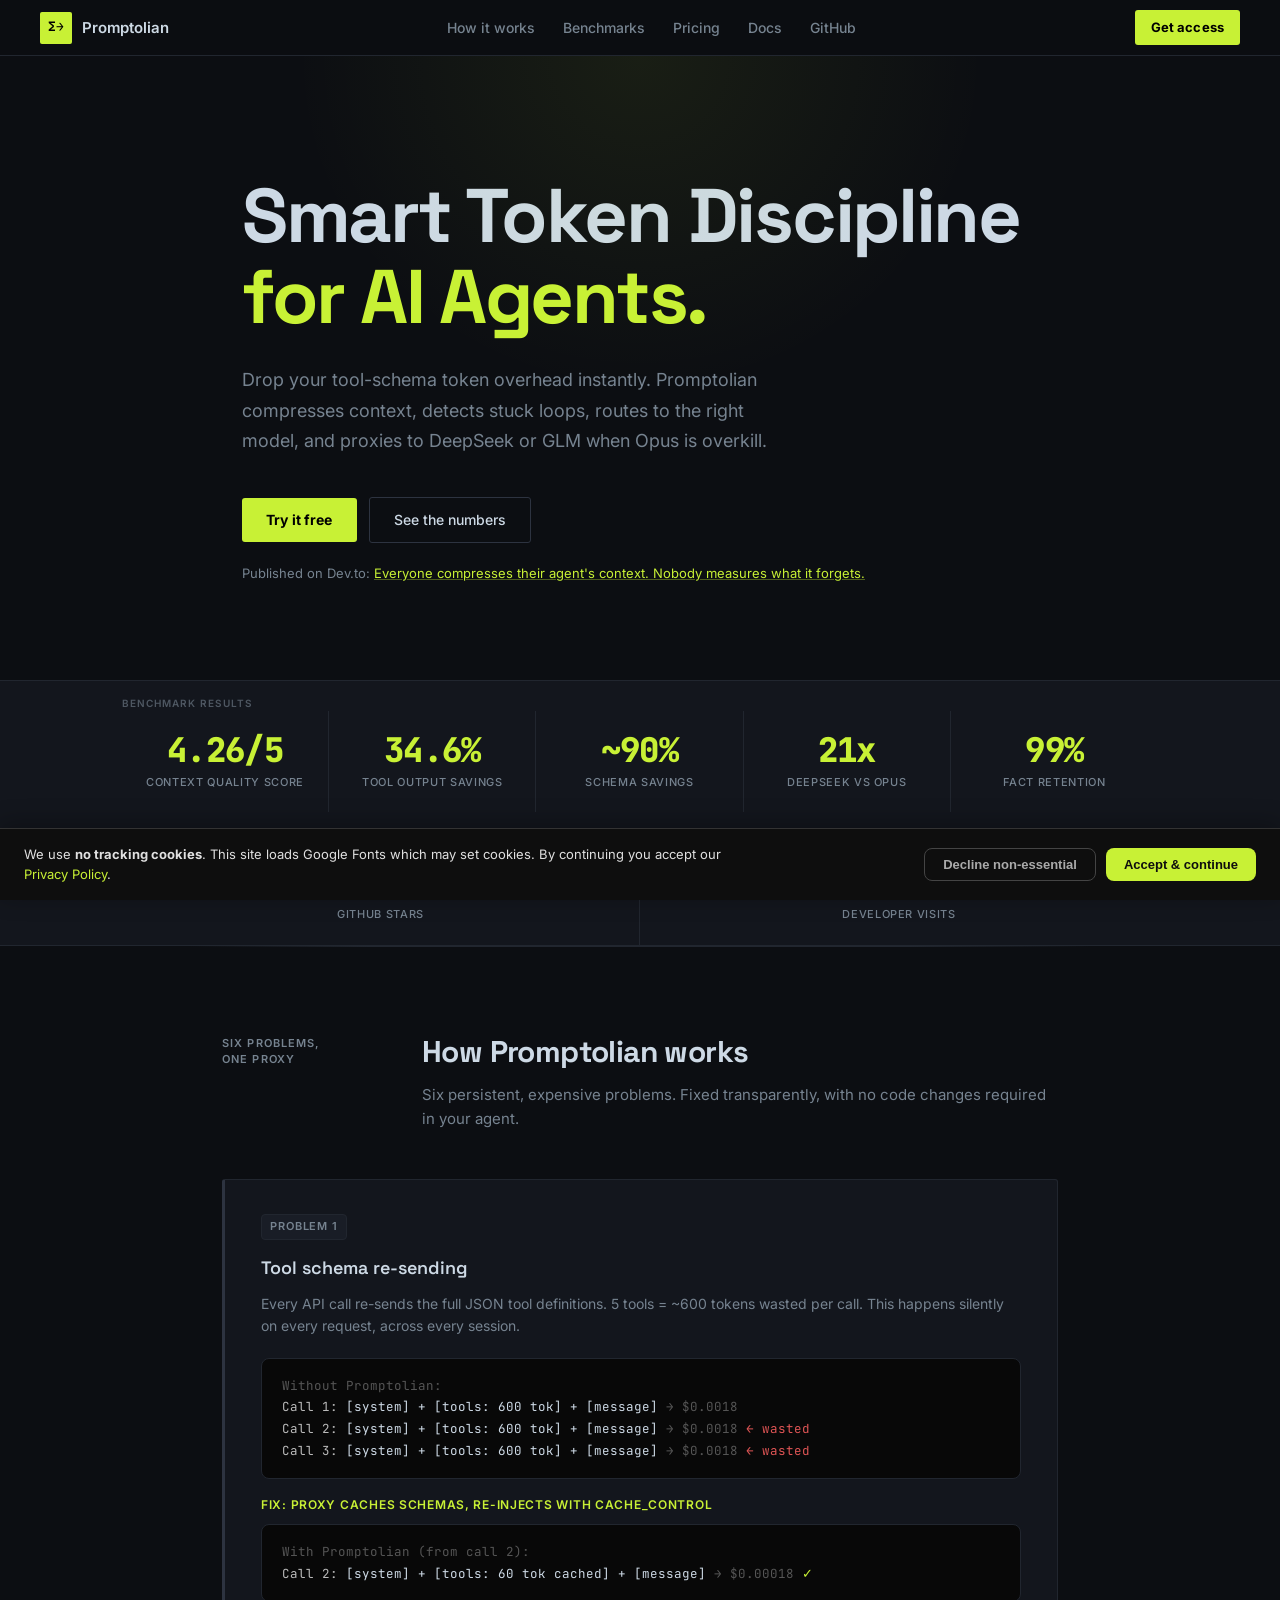
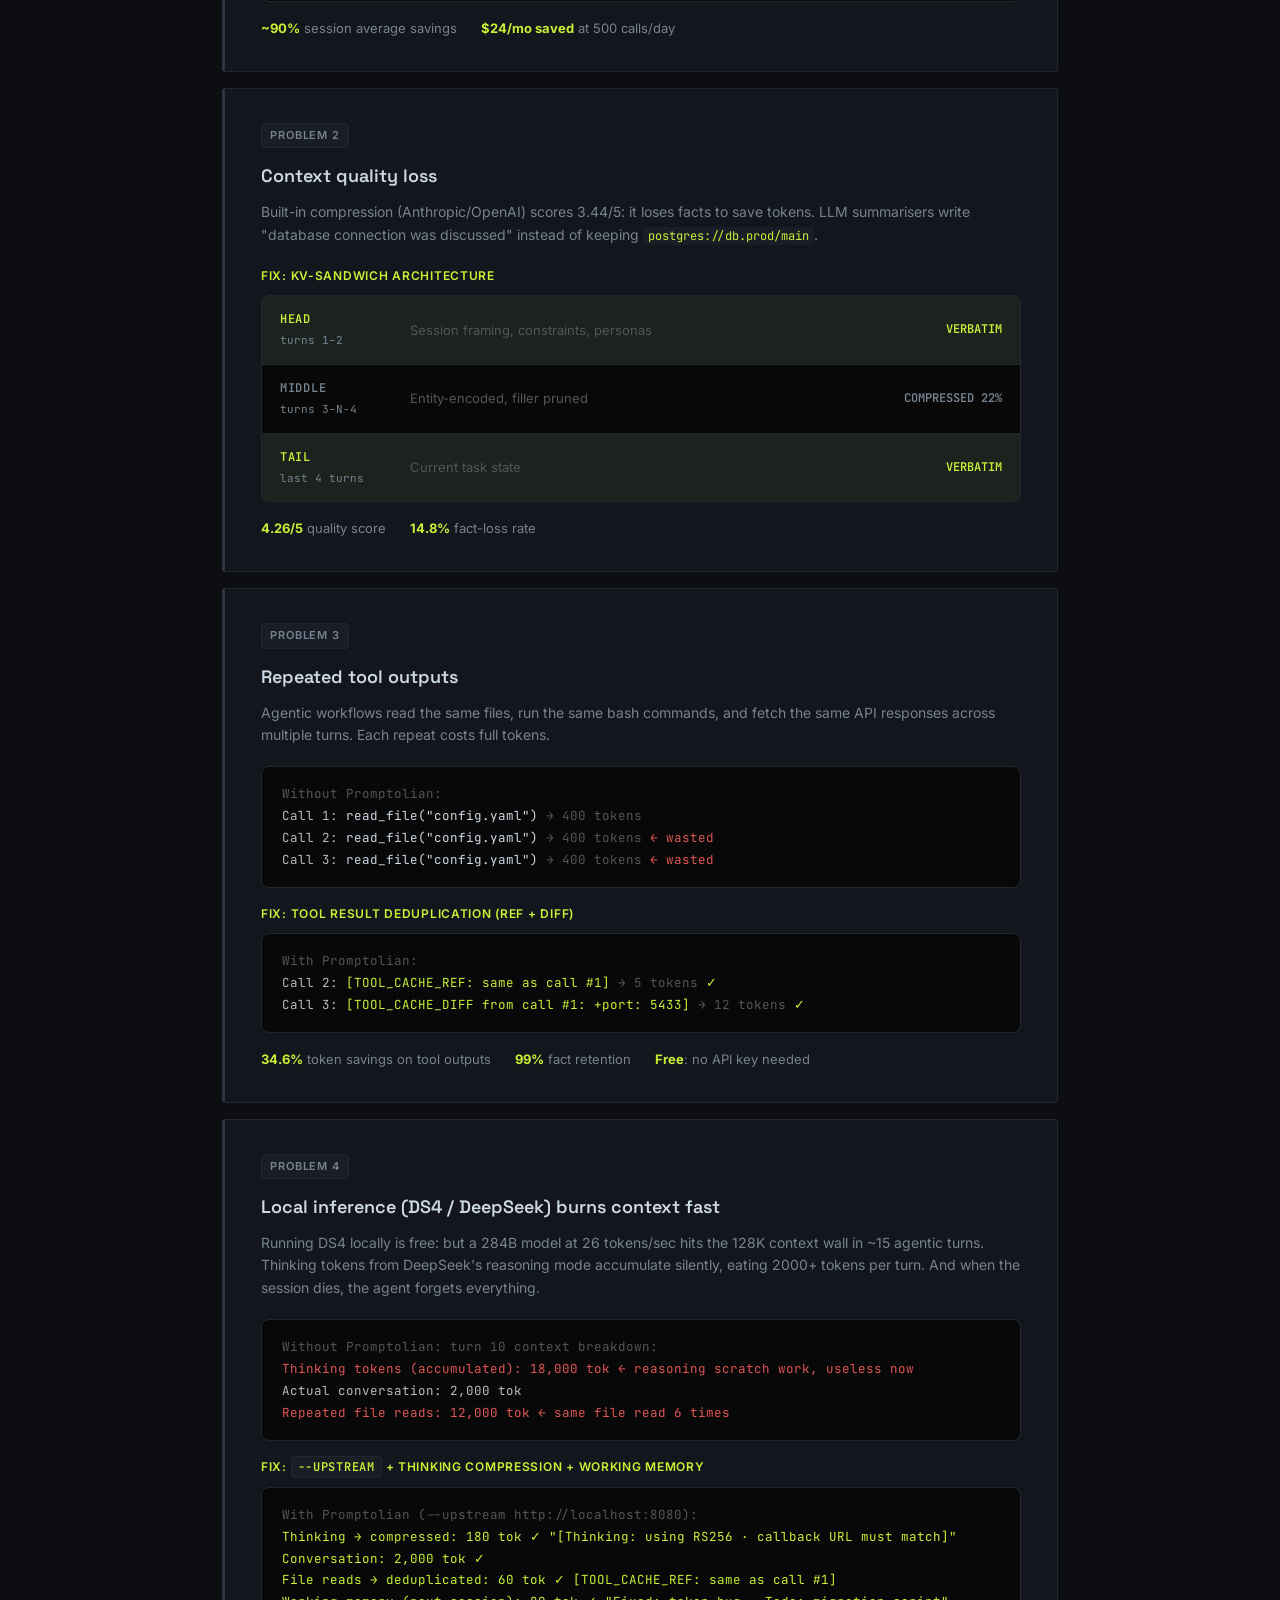
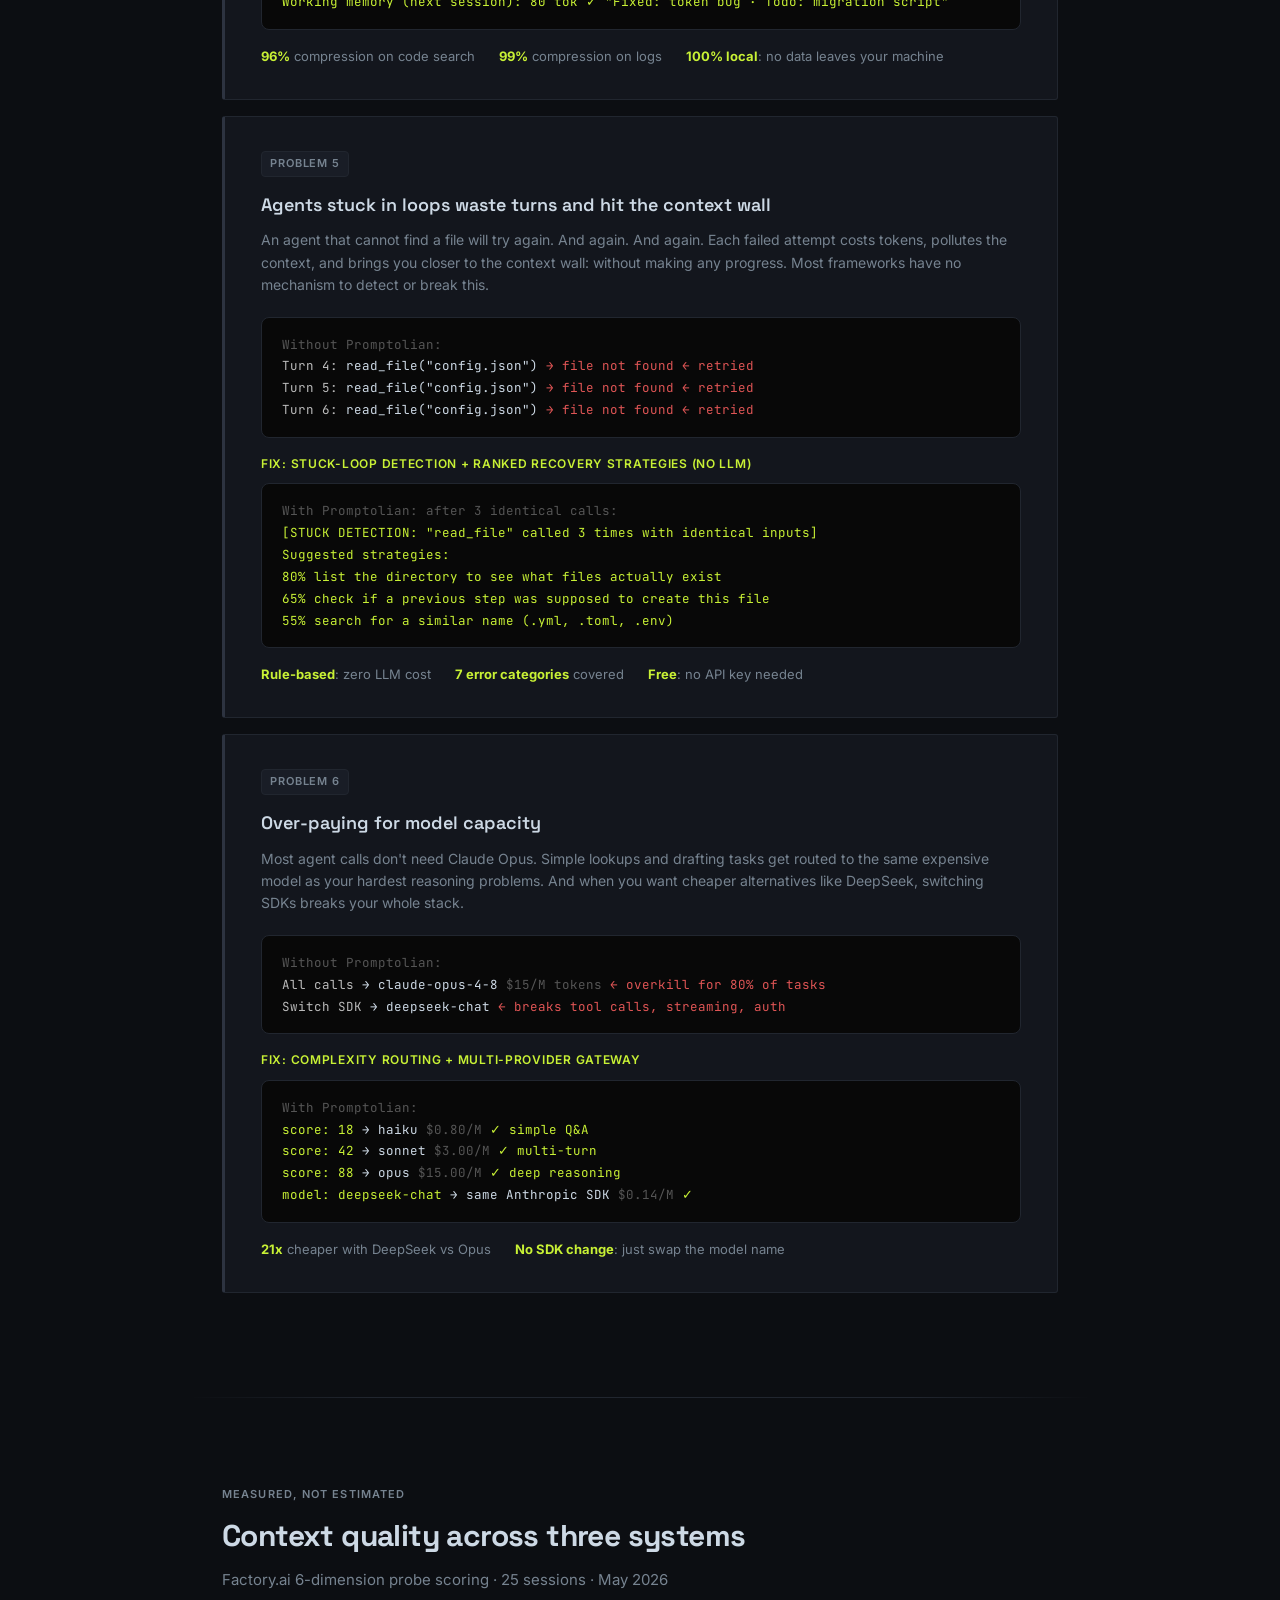
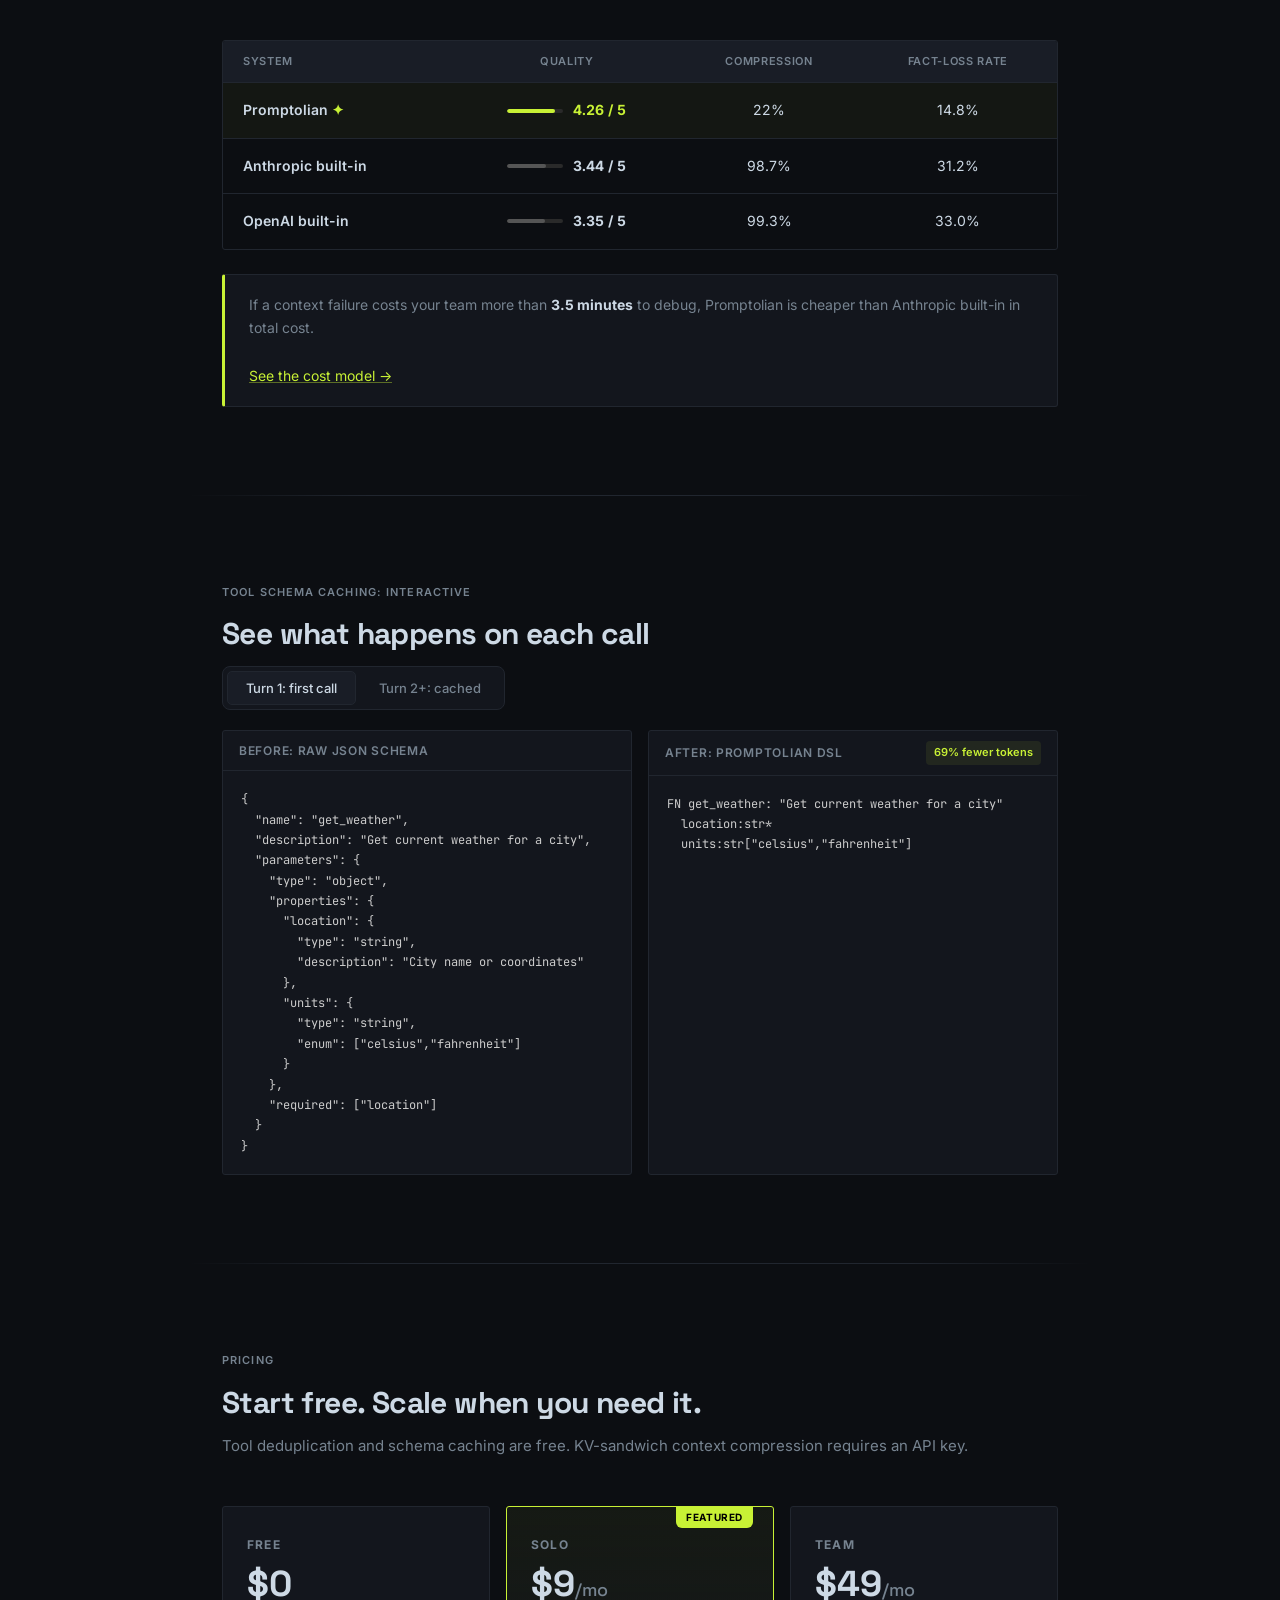
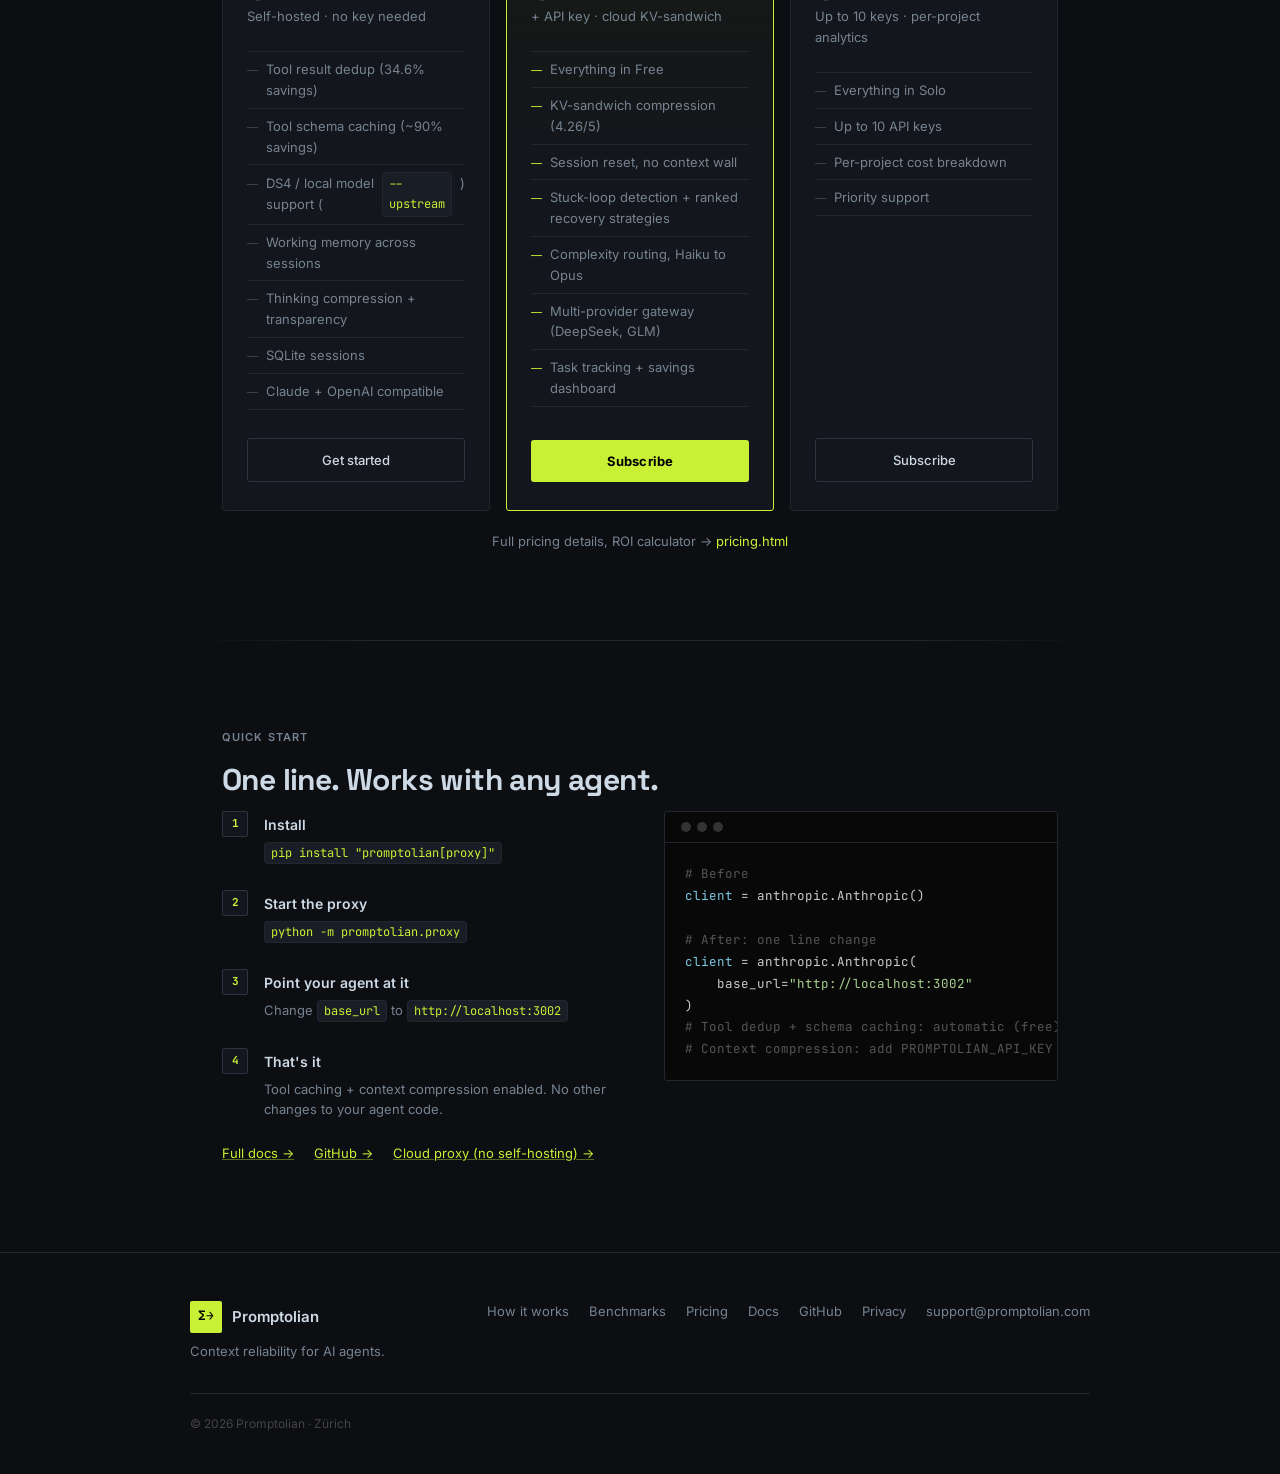
<file: website/index.html>
<!DOCTYPE html>
<html lang="en">
<head>
  <meta charset="UTF-8">
  <meta name="viewport" content="width=device-width, initial-scale=1.0">
  <title>Promptolian: Context Reliability Proxy for AI Agents</title>
  <link rel="preconnect" href="https://fonts.googleapis.com">
  <link rel="preconnect" href="https://fonts.gstatic.com" crossorigin>
  <link href="https://fonts.googleapis.com/css2?family=Inter:wght@400;500;600&family=Space+Grotesk:wght@600;700;800&family=JetBrains+Mono:wght@400;500&display=swap" rel="stylesheet">
  <style>
    *, *::before, *::after { box-sizing: border-box; margin: 0; padding: 0; }

    :root {
      --bg: #0c0e12;
      --bg-surface: #13161d;
      --bg-card: #191d26;
      --border: #21262f;
      --border-strong: #2d3340;
      --text: #cdd9e5;
      --muted: #768390;
      --accent: #c8f135;
      --accent-dim: rgba(200, 241, 53, 0.08);
      --radius-card: 3px;
      --radius-btn: 3px;
      --font: 'Inter', sans-serif;
      --font-heading: 'Space Grotesk', sans-serif;
      --font-mono: 'JetBrains Mono', monospace;
    }

    html { scroll-behavior: smooth; }

    body {
      background: var(--bg);
      color: var(--text);
      font-family: var(--font);
      font-size: 16px;
      line-height: 1.6;
      -webkit-font-smoothing: antialiased;
    }

    a { color: inherit; text-decoration: none; }

    /* NAV */
    nav {
      position: sticky;
      top: 0;
      z-index: 100;
      display: flex;
      align-items: center;
      justify-content: space-between;
      padding: 0 40px;
      height: 56px;
      background: rgba(12,14,18,0.94);
      backdrop-filter: blur(12px);
      -webkit-backdrop-filter: blur(12px);
      border-bottom: 1px solid var(--border);
    }

    .nav-logo {
      display: flex;
      align-items: center;
      gap: 10px;
      font-weight: 600;
      font-size: 15px;
    }

    .logo-icon {
      width: 32px;
      height: 32px;
      background: var(--accent);
      border-radius: 2px;
      display: flex;
      align-items: center;
      justify-content: center;
      font-family: var(--font-mono);
      font-weight: 700;
      font-size: 13px;
      color: #000;
      flex-shrink: 0;
    }

    .nav-links {
      display: flex;
      align-items: center;
      gap: 28px;
      list-style: none;
    }

    .nav-links a {
      color: var(--muted);
      font-size: 14px;
      font-weight: 500;
      transition: color 0.15s;
    }
    .nav-links a:hover { color: var(--text); }

    .btn-nav {
      background: var(--accent);
      color: #000;
      font-size: 13px;
      font-weight: 700;
      padding: 7px 16px;
      border-radius: var(--radius-btn);
      border: none;
      cursor: pointer;
      transition: transform 0.15s, box-shadow 0.15s;
      display: inline-block;
      letter-spacing: 0.01em;
    }
    .btn-nav:hover {
      transform: translateY(-1px);
      box-shadow: 0 4px 14px rgba(200,241,53,0.22);
    }

    /* HERO */
    .hero {
      max-width: 860px;
      margin: 0 auto;
      padding: 120px 32px 96px;
      text-align: left;
      position: relative;
    }
    .hero::before {
      content: '';
      position: absolute;
      top: 0; left: 50%;
      transform: translateX(-50%);
      width: 700px;
      height: 340px;
      background: radial-gradient(ellipse at 50% 0%, rgba(200,241,53,0.07) 0%, transparent 70%);
      pointer-events: none;
    }

    .hero-badge {
      display: inline-flex;
      align-items: center;
      gap: 8px;
      background: var(--bg-surface);
      border: 1px solid var(--border-strong);
      border-radius: 20px;
      padding: 5px 14px;
      font-size: 12px;
      font-weight: 500;
      color: var(--muted);
      letter-spacing: 0.02em;
      margin-bottom: 32px;
    }

    .hero-badge::before {
      content: '';
      width: 6px;
      height: 6px;
      background: var(--accent);
      border-radius: 50%;
      flex-shrink: 0;
    }

    .hero h1 {
      font-family: var(--font-heading);
      font-size: clamp(40px, 7vw, 76px);
      font-weight: 800;
      line-height: 1.06;
      letter-spacing: -0.03em;
      margin-bottom: 28px;
    }

    .hero h1 .accent { color: var(--accent); }

    .hero-sub {
      font-size: 18px;
      color: var(--muted);
      max-width: 540px;
      margin: 0 0 40px;
      line-height: 1.7;
      font-weight: 400;
    }

    .hero-ctas {
      display: flex;
      align-items: center;
      justify-content: flex-start;
      gap: 12px;
      flex-wrap: wrap;
      margin-bottom: 20px;
    }

    .btn-primary {
      background: var(--accent);
      color: #000;
      font-size: 14px;
      font-weight: 700;
      padding: 11px 24px;
      border-radius: var(--radius-btn);
      border: none;
      cursor: pointer;
      transition: transform 0.15s, box-shadow 0.15s;
      display: inline-block;
      letter-spacing: 0.01em;
    }
    .btn-primary:hover {
      transform: translateY(-2px);
      box-shadow: 0 6px 20px rgba(200, 241, 53, 0.25);
    }

    .btn-ghost {
      background: transparent;
      color: var(--text);
      font-size: 14px;
      font-weight: 500;
      padding: 11px 24px;
      border-radius: var(--radius-btn);
      border: 1px solid var(--border-strong);
      cursor: pointer;
      transition: border-color 0.2s, color 0.2s;
      display: inline-block;
    }
    .btn-ghost:hover { border-color: var(--muted); color: #fff; }

    .hero-devto {
      font-size: 13px;
      color: var(--muted);
    }
    .hero-devto a {
      color: var(--accent);
      text-decoration: underline;
      text-decoration-color: rgba(200,241,53,0.35);
      transition: text-decoration-color 0.15s;
    }
    .hero-devto a:hover { text-decoration-color: var(--accent); }

    /* STATS BAR */
    .stats-bar {
      border-top: 1px solid var(--border);
      border-bottom: 1px solid var(--border);
      background: var(--bg-surface);
    }

    .stats-row-label {
      max-width: 1100px;
      margin: 0 auto;
      padding: 14px 32px 0;
      font-size: 10px;
      font-weight: 600;
      text-transform: uppercase;
      letter-spacing: 0.1em;
      color: var(--muted);
      opacity: 0.6;
    }

    .stats-inner {
      max-width: 1100px;
      margin: 0 auto;
      display: grid;
      grid-template-columns: repeat(5, 1fr);
      padding: 0 32px;
    }

    .stats-inner-live {
      max-width: 1100px;
      margin: 0 auto;
      display: grid;
      grid-template-columns: repeat(2, 1fr);
      padding: 0 32px;
      border-top: 1px solid var(--border);
    }

    .stat-cell {
      padding: 22px 24px;
      border-right: 1px solid var(--border);
      text-align: center;
      position: relative;
      cursor: default;
    }
    .stat-cell:last-child { border-right: none; }

    .stat-value {
      font-size: 34px;
      font-weight: 800;
      color: var(--accent);
      font-family: var(--font-mono);
      font-variant-numeric: tabular-nums;
      line-height: 1;
      margin-bottom: 8px;
      letter-spacing: -0.02em;
    }

    .stat-label {
      font-size: 11px;
      color: var(--muted);
      font-weight: 500;
      line-height: 1.4;
      text-transform: uppercase;
      letter-spacing: 0.06em;
    }

    .stat-tooltip {
      display: none;
      position: absolute;
      bottom: calc(100% + 8px);
      left: 50%;
      transform: translateX(-50%);
      background: var(--bg-card);
      border: 1px solid var(--border);
      border-radius: 6px;
      padding: 10px 14px;
      font-size: 12px;
      color: var(--text);
      line-height: 1.5;
      white-space: nowrap;
      z-index: 100;
      box-shadow: 0 4px 16px rgba(0,0,0,0.4);
      pointer-events: none;
      text-align: left;
    }
    .stat-tooltip::after {
      content: '';
      position: absolute;
      top: 100%;
      left: 50%;
      transform: translateX(-50%);
      border: 6px solid transparent;
      border-top-color: var(--border);
    }
    .stat-cell:hover .stat-tooltip { display: block; }

    /* SECTION LAYOUT */
    .section {
      max-width: 900px;
      margin: 0 auto;
      padding: 88px 32px;
    }

    .section-sep {
      border-top: 1px solid transparent;
      border-image: linear-gradient(to right, transparent, var(--border) 20%, var(--border) 80%, transparent) 1;
    }

    .section-label {
      font-size: 11px;
      font-weight: 600;
      letter-spacing: 0.1em;
      color: var(--muted);
      text-transform: uppercase;
      margin-bottom: 16px;
    }

    .section-title {
      font-family: var(--font-heading);
      font-size: clamp(22px, 3vw, 30px);
      font-weight: 700;
      letter-spacing: -0.02em;
      line-height: 1.15;
      margin-bottom: 14px;
    }

    .section-sub {
      font-size: 15px;
      color: var(--muted);
      margin-bottom: 48px;
    }

    /* HOW IT WORKS */
    .hiw-header {
      display: grid;
      grid-template-columns: 160px 1fr;
      gap: 40px;
      align-items: start;
      margin-bottom: 48px;
    }

    .hiw-label-col .section-label {
      line-height: 1.5;
    }

    .problem-block {
      background: var(--bg-surface);
      border: 1px solid var(--border);
      border-left: 3px solid var(--border-strong);
      border-radius: var(--radius-card);
      padding: 32px 36px;
      margin-bottom: 16px;
      transition: border-left-color 0.2s;
    }
    .problem-block:hover { border-left-color: var(--accent); }

    .problem-tag {
      display: inline-block;
      font-size: 11px;
      font-weight: 600;
      letter-spacing: 0.08em;
      text-transform: uppercase;
      color: var(--muted);
      background: var(--bg-card);
      border: 1px solid var(--border);
      border-radius: 4px;
      padding: 3px 8px;
      margin-bottom: 14px;
    }

    .problem-title {
      font-family: var(--font-heading);
      font-size: 18px;
      font-weight: 600;
      margin-bottom: 10px;
    }

    .problem-desc {
      font-size: 14px;
      color: var(--muted);
      margin-bottom: 20px;
      line-height: 1.6;
    }

    .code-visual {
      background: #080808;
      border: 1px solid var(--border);
      border-radius: 8px;
      padding: 16px 20px;
      font-family: var(--font-mono);
      font-size: 12.5px;
      line-height: 1.75;
      margin-bottom: 16px;
      overflow-x: auto;
    }

    .cv-line { display: block; }
    .cv-dim { color: #555; }
    .cv-normal { color: #bbb; }
    .cv-wasted { color: #e05555; }
    .cv-saved { color: var(--accent); }

    .fix-label {
      font-size: 12px;
      font-weight: 600;
      color: var(--accent);
      text-transform: uppercase;
      letter-spacing: 0.06em;
      margin-bottom: 10px;
    }

    .problem-stat {
      display: flex;
      gap: 24px;
      align-items: center;
      margin-top: 16px;
      flex-wrap: wrap;
    }

    .pstat {
      font-size: 13px;
      color: var(--muted);
    }
    .pstat strong { color: var(--accent); }

    /* KV sandwich */
    .kv-sandwich {
      border: 1px solid var(--border);
      border-radius: 8px;
      overflow: hidden;
      margin-bottom: 16px;
    }

    .kv-row {
      display: grid;
      grid-template-columns: 130px 1fr 180px;
      gap: 0;
      border-bottom: 1px solid var(--border);
      padding: 14px 18px;
      align-items: center;
    }
    .kv-row:last-child { border-bottom: none; }

    .kv-head, .kv-tail { background: rgba(200, 241, 53, 0.05); }
    .kv-middle { background: #080808; }

    .kv-label-col { display: flex; flex-direction: column; gap: 3px; }

    .kv-section {
      font-family: var(--font-mono);
      font-weight: 600;
      font-size: 12px;
      text-transform: uppercase;
      letter-spacing: 0.06em;
    }
    .kv-head .kv-section, .kv-tail .kv-section { color: var(--accent); }
    .kv-middle .kv-section { color: var(--muted); }

    .kv-range {
      font-family: var(--font-mono);
      color: var(--muted);
      font-size: 11px;
    }

    .kv-desc {
      font-size: 13px;
      color: #555;
    }

    .kv-mode {
      font-family: var(--font-mono);
      font-size: 12px;
      font-weight: 600;
      text-align: right;
    }
    .kv-head .kv-mode, .kv-tail .kv-mode { color: var(--accent); }
    .kv-middle .kv-mode { color: var(--muted); }

    /* BENCHMARK TABLE */
    .bench-table-wrap {
      border: 1px solid var(--border);
      border-radius: var(--radius-card);
      overflow: hidden;
      margin-bottom: 24px;
    }

    .bench-table {
      width: 100%;
      border-collapse: collapse;
    }

    .bench-table th {
      background: var(--bg-card);
      text-align: left;
      padding: 12px 20px;
      font-size: 11px;
      font-weight: 600;
      letter-spacing: 0.06em;
      text-transform: uppercase;
      color: var(--muted);
      border-bottom: 1px solid var(--border);
    }
    .bench-table th:not(:first-child) { text-align: center; }

    .bench-table td {
      padding: 16px 20px;
      font-size: 14px;
      border-bottom: 1px solid var(--border);
    }
    .bench-table tr:last-child td { border-bottom: none; }
    .bench-table td:not(:first-child) { text-align: center; }

    .bench-row-highlight td { background: rgba(200, 241, 53, 0.04); }

    .system-name { font-weight: 600; }
    .system-star { color: var(--accent); }

    .quality-cell {
      display: flex;
      align-items: center;
      justify-content: center;
      gap: 10px;
    }

    .quality-bar-wrap {
      width: 56px;
      height: 4px;
      background: #2a2a2a;
      border-radius: 2px;
      overflow: hidden;
      flex-shrink: 0;
    }

    .quality-bar-fill {
      height: 100%;
      border-radius: 2px;
    }

    .quality-num { font-weight: 700; font-variant-numeric: tabular-nums; }
    .bench-row-highlight .quality-num { color: var(--accent); }

    .bench-callout {
      background: var(--bg-surface);
      border: 1px solid var(--border);
      border-left: 3px solid var(--accent);
      border-radius: var(--radius-card);
      padding: 18px 24px;
      font-size: 14px;
      color: var(--muted);
      line-height: 1.7;
    }

    .bench-callout a {
      color: var(--accent);
      text-decoration: underline;
      text-decoration-color: rgba(200,241,53,0.4);
    }
    .bench-callout a:hover { text-decoration-color: var(--accent); }

    /* DEMO */
    .demo-tabs {
      display: flex;
      gap: 4px;
      background: var(--bg-surface);
      border: 1px solid var(--border);
      border-radius: 8px;
      padding: 4px;
      margin-bottom: 20px;
      width: fit-content;
    }

    .tab-btn {
      font-family: var(--font);
      font-size: 13px;
      font-weight: 500;
      padding: 8px 18px;
      border-radius: 5px;
      border: 1px solid transparent;
      cursor: pointer;
      background: transparent;
      color: var(--muted);
      transition: background 0.15s, color 0.15s, border-color 0.15s;
    }
    .tab-btn.active {
      background: var(--bg-card);
      color: var(--text);
      border-color: var(--border);
    }

    .tab-pane { display: none; }
    .tab-pane.active { display: block; }

    .demo-grid {
      display: grid;
      grid-template-columns: 1fr 1fr;
      gap: 16px;
    }

    .demo-panel {
      background: var(--bg-surface);
      border: 1px solid var(--border);
      border-radius: var(--radius-card);
      overflow: hidden;
    }

    .demo-panel-header {
      padding: 10px 16px;
      border-bottom: 1px solid var(--border);
      display: flex;
      align-items: center;
      justify-content: space-between;
      gap: 12px;
    }

    .demo-panel-title {
      font-size: 12px;
      font-weight: 600;
      color: var(--muted);
      text-transform: uppercase;
      letter-spacing: 0.06em;
    }

    .demo-badge {
      font-size: 11px;
      font-weight: 600;
      padding: 3px 8px;
      border-radius: 4px;
      background: var(--accent-dim);
      color: var(--accent);
      white-space: nowrap;
      flex-shrink: 0;
    }

    .demo-code {
      padding: 18px 18px;
      font-family: var(--font-mono);
      font-size: 12px;
      line-height: 1.7;
      color: #ccc;
      overflow-x: auto;
      white-space: pre;
    }

    .demo-dim { color: #444; font-style: italic; }

    /* PRICING */
    .pricing-grid {
      display: grid;
      grid-template-columns: repeat(3, 1fr);
      gap: 16px;
      margin-bottom: 20px;
    }

    .pricing-card {
      background: var(--bg-surface);
      border: 1px solid var(--border);
      border-radius: var(--radius-card);
      padding: 28px 24px;
      display: flex;
      flex-direction: column;
      position: relative;
    }

    .pricing-card.featured {
      border-color: var(--accent);
      background: linear-gradient(180deg, rgba(200,241,53,0.05) 0%, var(--bg-surface) 50%);
    }

    .featured-tag {
      position: absolute;
      top: -1px;
      right: 20px;
      background: var(--accent);
      color: #000;
      font-size: 10px;
      font-weight: 700;
      padding: 3px 10px;
      border-radius: 0 0 6px 6px;
      letter-spacing: 0.06em;
    }

    .pricing-plan {
      font-size: 12px;
      font-weight: 700;
      text-transform: uppercase;
      letter-spacing: 0.1em;
      color: var(--muted);
      margin-bottom: 12px;
    }

    .pricing-price {
      font-family: var(--font-heading);
      font-size: 36px;
      font-weight: 700;
      line-height: 1;
      margin-bottom: 4px;
    }

    .pricing-period {
      font-size: 13px;
      color: var(--muted);
      margin-bottom: 24px;
    }

    .pricing-features {
      list-style: none;
      margin-bottom: 28px;
      flex: 1;
    }

    .pricing-features li {
      font-size: 13px;
      color: var(--muted);
      padding: 7px 0;
      border-bottom: 1px solid var(--border);
      display: flex;
      gap: 8px;
      align-items: baseline;
    }
    .pricing-features li:first-child { border-top: 1px solid var(--border); }

    .pricing-features li::before {
      content: '—';
      color: #444;
      font-size: 11px;
      flex-shrink: 0;
    }
    .pricing-card.featured .pricing-features li::before { color: var(--accent); }

    .btn-pricing-primary {
      background: var(--accent);
      color: #000;
      font-size: 13px;
      font-weight: 700;
      padding: 11px 0;
      border-radius: var(--radius-btn);
      border: none;
      cursor: pointer;
      width: 100%;
      text-align: center;
      display: block;
      transition: transform 0.15s, box-shadow 0.15s;
      letter-spacing: 0.01em;
    }
    .btn-pricing-primary:hover {
      transform: translateY(-1px);
      box-shadow: 0 4px 16px rgba(200, 241, 53, 0.2);
    }

    .btn-pricing-ghost {
      background: transparent;
      color: var(--text);
      font-size: 13px;
      font-weight: 500;
      padding: 11px 0;
      border-radius: var(--radius-btn);
      border: 1px solid var(--border-strong);
      cursor: pointer;
      width: 100%;
      text-align: center;
      display: block;
      transition: border-color 0.2s, color 0.2s;
    }
    .btn-pricing-ghost:hover { border-color: var(--muted); color: #fff; }

    .pricing-note {
      font-size: 13px;
      color: var(--muted);
      text-align: center;
    }
    .pricing-note a { color: var(--accent); }

    /* QUICK START */
    .quickstart-grid {
      display: grid;
      grid-template-columns: 1fr 1fr;
      gap: 48px;
      align-items: start;
    }

    .steps { list-style: none; counter-reset: steps; }

    .step-item {
      counter-increment: steps;
      display: flex;
      gap: 16px;
      margin-bottom: 28px;
    }
    .step-item:last-child { margin-bottom: 0; }

    .step-num {
      width: 26px;
      height: 26px;
      background: var(--bg-surface);
      border: 1px solid var(--border-strong);
      border-radius: 2px;
      display: flex;
      align-items: center;
      justify-content: center;
      font-family: var(--font-mono);
      font-size: 11px;
      font-weight: 700;
      color: var(--accent);
      flex-shrink: 0;
    }

    .step-num::before { content: counter(steps); }

    .step-body { padding-top: 3px; }
    .step-title { font-size: 14px; font-weight: 600; margin-bottom: 5px; }
    .step-desc { font-size: 13px; color: var(--muted); line-height: 1.55; }

    .inline-code {
      font-family: var(--font-mono);
      font-size: 12px;
      background: var(--bg-card);
      border: 1px solid var(--border);
      border-radius: 4px;
      padding: 2px 6px;
      color: var(--accent);
    }

    .code-block {
      background: #080808;
      border: 1px solid var(--border);
      border-radius: var(--radius-card);
      overflow: hidden;
    }

    .code-block-header {
      padding: 10px 16px;
      border-bottom: 1px solid var(--border);
      display: flex;
      gap: 6px;
      align-items: center;
    }

    .dot {
      width: 10px;
      height: 10px;
      border-radius: 50%;
      background: #333;
    }

    .code-block-body {
      padding: 20px;
      font-family: var(--font-mono);
      font-size: 12.5px;
      line-height: 1.75;
      color: #ccc;
      white-space: pre;
      overflow-x: auto;
    }

    .ck { color: #7ec8e3; }
    .cs { color: #a8d28f; }
    .cc { color: #555; }

    .qs-links {
      display: flex;
      gap: 20px;
      margin-top: 24px;
      flex-wrap: wrap;
    }
    .qs-links a {
      font-size: 13px;
      color: var(--accent);
      text-decoration: underline;
      text-decoration-color: rgba(200,241,53,0.4);
      transition: text-decoration-color 0.15s;
    }
    .qs-links a:hover { text-decoration-color: var(--accent); }

    /* FOOTER */
    footer {
      border-top: 1px solid var(--border);
      padding: 48px 32px 40px;
    }

    .footer-inner {
      max-width: 900px;
      margin: 0 auto;
    }

    .footer-top {
      display: flex;
      align-items: flex-start;
      justify-content: space-between;
      gap: 40px;
      margin-bottom: 32px;
    }

    .footer-brand { display: flex; flex-direction: column; gap: 8px; }
    .footer-tagline { font-size: 13px; color: var(--muted); }

    .footer-links {
      display: flex;
      gap: 20px;
      flex-wrap: wrap;
      align-items: center;
    }
    .footer-links a {
      font-size: 13px;
      color: var(--muted);
      transition: color 0.15s;
    }
    .footer-links a:hover { color: var(--text); }

    .footer-bottom {
      font-size: 12px;
      color: #444;
      border-top: 1px solid var(--border);
      padding-top: 20px;
    }

    /* MOBILE */
    @media (max-width: 768px) {
      nav { padding: 0 20px; }
      .nav-links { display: none; }

      .hero { padding: 64px 20px 56px; }
      .hero h1 { font-size: 32px; }
      .hero-sub { font-size: 15px; }

      .stats-inner {
        grid-template-columns: repeat(2, 1fr);
        padding: 0 20px;
      }
      .stats-inner-live {
        grid-template-columns: repeat(2, 1fr);
        padding: 0 20px;
      }
      .stats-row-label { padding: 10px 20px 0; }
      .stat-cell:nth-child(2) { border-right: none; }
      .stat-cell:nth-child(4) { border-right: none; }
      .stat-tooltip { display: none !important; }

      .section { padding: 56px 20px; }

      .hiw-header { grid-template-columns: 1fr; gap: 0; margin-bottom: 32px; }
      .hiw-label-col { display: none; }

      .kv-row { grid-template-columns: 100px 1fr; }
      .kv-mode { display: none; }

      .demo-grid { grid-template-columns: 1fr; }

      .pricing-grid { grid-template-columns: 1fr; }

      .quickstart-grid { grid-template-columns: 1fr; gap: 32px; }

      .bench-table th, .bench-table td { padding: 12px 12px; font-size: 13px; }

      .footer-top { flex-direction: column; }
      .footer-links { gap: 14px; }
    }
  </style>
</head>
<body>

<!-- GDPR BANNER -->
<div id="gdpr-banner" style="display:none;position:fixed;bottom:0;left:0;right:0;z-index:9999;background:#0e0e0e;color:#e0e0e0;padding:16px 24px;align-items:center;justify-content:space-between;gap:16px;flex-wrap:wrap;border-top:1px solid #333;font-size:13px;line-height:1.5;box-shadow:0 -4px 24px rgba(0,0,0,.3)">
  <p style="margin:0;max-width:700px">We use <strong>no tracking cookies</strong>. This site loads Google Fonts which may set cookies. By continuing you accept our <a href="privacy.html" style="color:#c8f135;text-decoration:none">Privacy Policy</a>.</p>
  <div style="display:flex;gap:10px;flex-shrink:0">
    <button onclick="gdprDecline()" style="padding:8px 18px;border-radius:8px;border:1px solid #444;cursor:pointer;font-size:13px;font-weight:600;background:transparent;color:#aaa">Decline non-essential</button>
    <button onclick="gdprAccept()" style="padding:8px 18px;border-radius:8px;border:none;cursor:pointer;font-size:13px;font-weight:600;background:#c8f135;color:#0e0e0e">Accept &amp; continue</button>
  </div>
</div>
<script>
(function(){
  var k = 'promptolian_gdpr';
  if (!localStorage.getItem(k)) document.getElementById('gdpr-banner').style.display = 'flex';
  window.gdprAccept = function(){ localStorage.setItem(k,'accepted'); document.getElementById('gdpr-banner').style.display='none'; };
  window.gdprDecline = function(){
    localStorage.setItem(k,'declined'); document.getElementById('gdpr-banner').style.display='none';
    try { localStorage.removeItem('_ptl_vid'); } catch(e) {}
  };
})();
</script>

<!-- NAV -->
<nav>
  <a href="index.html" class="nav-logo">
    <div class="logo-icon">Σ→</div>
    Promptolian
  </a>
  <ul class="nav-links">
    <li><a href="#how-it-works">How it works</a></li>
    <li><a href="benchmarks.html">Benchmarks</a></li>
    <li><a href="pricing.html">Pricing</a></li>
    <li><a href="docs.html">Docs</a></li>
    <li><a href="https://github.com/Maurizio-L/promptolian-public" target="_blank" rel="noopener">GitHub</a></li>
  </ul>
  <a href="#quickstart" class="btn-nav">Get access</a>
</nav>

<!-- HERO -->
<section class="hero">
  <h1>Smart Token Discipline<br><span class="accent">for AI Agents.</span></h1>
  <p class="hero-sub">Drop your tool-schema token overhead instantly. Promptolian compresses context, detects stuck loops, routes to the right model, and proxies to DeepSeek or GLM when Opus is overkill.</p>
  <div class="hero-ctas">
    <a href="#quickstart" class="btn-primary" data-track="hero_get_started">Try it free</a>
    <a href="benchmarks.html" class="btn-ghost" data-track="hero_benchmark">See the numbers</a>
  </div>
  <p class="hero-devto">Published on Dev.to: <a href="https://dev.to/mauriziol/everyone-compresses-their-agents-context-nobody-measures-what-it-forgets-5gp3" target="_blank" rel="noopener">Everyone compresses their agent's context. Nobody measures what it forgets.</a></p>
</section>

<!-- STATS BAR -->
<div class="stats-bar">

  <div class="stats-row-label">Benchmark results</div>
  <div class="stats-inner">
    <div class="stat-cell">
      <div class="stat-value">4.26/5</div>
      <div class="stat-label">Context quality score</div>
      <div class="stat-tooltip">Measured across 25 sessions using Factory.ai's 6-dimension probe methodology. Anthropic built-in scores 3.44/5. Promptolian keeps 78% of tokens vs 1.3% for native compression.</div>
    </div>
    <div class="stat-cell">
      <div class="stat-value">34.6%</div>
      <div class="stat-label">Tool output savings</div>
      <div class="stat-tooltip">Average token reduction on tool results across 9 agentic sessions (49 tool calls). Exact repeats become a 5-token reference. Similar content becomes a compact diff.</div>
    </div>
    <div class="stat-cell">
      <div class="stat-value">~90%</div>
      <div class="stat-label">Schema savings</div>
      <div class="stat-tooltip">Tool schemas are re-sent on every API call by default. Promptolian adds Anthropic cache headers so they are billed at 10% of normal price after the first call.</div>
    </div>
    <div class="stat-cell">
      <div class="stat-value">21x</div>
      <div class="stat-label">DeepSeek vs Opus</div>
      <div class="stat-tooltip">Cost ratio between DeepSeek V4 Flash ($0.07/1M tokens) and Claude Opus ($15/1M tokens). Promptolian routes to DS4 or any local model with one flag: no SDK change needed.</div>
    </div>
    <div class="stat-cell">
      <div class="stat-value">99%</div>
      <div class="stat-label">Fact retention</div>
      <div class="stat-tooltip">Percentage of facts preserved after tool result compression. Measured against ground truth across 49 tool results. Native compression typically retains under 50% of specific facts.</div>
    </div>
  </div>

  <div class="stats-row-label">Live</div>
  <div class="stats-inner-live">
    <div class="stat-cell">
      <div class="stat-value" id="stat-gh-stars">—</div>
      <div class="stat-label">GitHub stars</div>
      <div class="stat-tooltip">Stars on github.com/Maurizio-L/promptolian-public. Updated live from the GitHub API.</div>
    </div>
    <div class="stat-cell">
      <div class="stat-value" id="stat-visits">—</div>
      <div class="stat-label">Developer visits</div>
      <div class="stat-tooltip">Total unique developer sessions recorded on promptolian.com. Tracked via anonymous session IDs, no personal data stored.</div>
    </div>
  </div>

</div>

<!-- HOW IT WORKS -->
<section id="how-it-works" class="section section-sep">
  <div class="hiw-header">
    <div class="hiw-label-col">
      <div class="section-label">Six problems,<br>one proxy</div>
    </div>
    <div>
      <h2 class="section-title">How Promptolian works</h2>
      <p class="section-sub" style="margin-bottom:0">Six persistent, expensive problems. Fixed transparently, with no code changes required in your agent.</p>
    </div>
  </div>

  <!-- Problem 1 -->
  <div class="problem-block">
    <div class="problem-tag">Problem 1</div>
    <h3 class="problem-title">Tool schema re-sending</h3>
    <p class="problem-desc">Every API call re-sends the full JSON tool definitions. 5 tools = ~600 tokens wasted per call. This happens silently on every request, across every session.</p>

    <div class="code-visual">
<span class="cv-dim">Without Promptolian:</span>
<span class="cv-line"><span class="cv-normal">Call 1:</span>  [system] + [tools: 600 tok] + [message]  <span class="cv-dim">→ $0.0018</span></span>
<span class="cv-line"><span class="cv-normal">Call 2:</span>  [system] + [tools: 600 tok] + [message]  <span class="cv-dim">→ $0.0018</span>  <span class="cv-wasted">← wasted</span></span>
<span class="cv-line"><span class="cv-normal">Call 3:</span>  [system] + [tools: 600 tok] + [message]  <span class="cv-dim">→ $0.0018</span>  <span class="cv-wasted">← wasted</span></span></div>

    <div class="fix-label">Fix: Proxy caches schemas, re-injects with cache_control</div>

    <div class="code-visual">
<span class="cv-dim">With Promptolian (from call 2):</span>
<span class="cv-line"><span class="cv-normal">Call 2:</span>  [system] + [tools: 60 tok cached] + [message]  <span class="cv-dim">→ $0.00018</span>  <span class="cv-saved">✓</span></span></div>

    <div class="problem-stat">
      <span class="pstat"><strong>~90%</strong> session average savings</span>
      <span class="pstat"><strong>$24/mo saved</strong> at 500 calls/day</span>
    </div>
  </div>

  <!-- Problem 2 -->
  <div class="problem-block">
    <div class="problem-tag">Problem 2</div>
    <h3 class="problem-title">Context quality loss</h3>
    <p class="problem-desc">Built-in compression (Anthropic/OpenAI) scores 3.44/5: it loses facts to save tokens. LLM summarisers write "database connection was discussed" instead of keeping <code style="font-family:var(--font-mono);font-size:12px;color:var(--accent);background:var(--bg-card);padding:1px 5px;border-radius:3px">postgres://db.prod/main</code>.</p>

    <div class="fix-label">Fix: KV-sandwich architecture</div>

    <div class="kv-sandwich">
      <div class="kv-row kv-head">
        <div class="kv-label-col">
          <span class="kv-section">HEAD</span>
          <span class="kv-range">turns 1–2</span>
        </div>
        <div class="kv-desc">Session framing, constraints, personas</div>
        <div class="kv-mode">VERBATIM</div>
      </div>
      <div class="kv-row kv-middle">
        <div class="kv-label-col">
          <span class="kv-section">MIDDLE</span>
          <span class="kv-range">turns 3–N-4</span>
        </div>
        <div class="kv-desc">Entity-encoded, filler pruned</div>
        <div class="kv-mode">COMPRESSED 22%</div>
      </div>
      <div class="kv-row kv-tail">
        <div class="kv-label-col">
          <span class="kv-section">TAIL</span>
          <span class="kv-range">last 4 turns</span>
        </div>
        <div class="kv-desc">Current task state</div>
        <div class="kv-mode">VERBATIM</div>
      </div>
    </div>

    <div class="problem-stat">
      <span class="pstat"><strong>4.26/5</strong> quality score</span>
      <span class="pstat"><strong>14.8%</strong> fact-loss rate</span>
    </div>
  </div>

  <!-- Problem 3 -->
  <div class="problem-block">
    <div class="problem-tag">Problem 3</div>
    <h3 class="problem-title">Repeated tool outputs</h3>
    <p class="problem-desc">Agentic workflows read the same files, run the same bash commands, and fetch the same API responses across multiple turns. Each repeat costs full tokens.</p>

    <div class="code-visual">
<span class="cv-dim">Without Promptolian:</span>
<span class="cv-line"><span class="cv-normal">Call 1:</span>  read_file("config.yaml")  <span class="cv-dim">→ 400 tokens</span></span>
<span class="cv-line"><span class="cv-normal">Call 2:</span>  read_file("config.yaml")  <span class="cv-dim">→ 400 tokens</span>  <span class="cv-wasted">← wasted</span></span>
<span class="cv-line"><span class="cv-normal">Call 3:</span>  read_file("config.yaml")  <span class="cv-dim">→ 400 tokens</span>  <span class="cv-wasted">← wasted</span></span></div>

    <div class="fix-label">Fix: Tool result deduplication (REF + DIFF)</div>

    <div class="code-visual">
<span class="cv-dim">With Promptolian:</span>
<span class="cv-line"><span class="cv-normal">Call 2:</span>  <span class="cv-saved">[TOOL_CACHE_REF: same as call #1]</span>  <span class="cv-dim">→ 5 tokens</span>  <span class="cv-saved">✓</span></span>
<span class="cv-line"><span class="cv-normal">Call 3:</span>  <span class="cv-saved">[TOOL_CACHE_DIFF from call #1: +port: 5433]</span>  <span class="cv-dim">→ 12 tokens</span>  <span class="cv-saved">✓</span></span></div>

    <div class="problem-stat">
      <span class="pstat"><strong>34.6%</strong> token savings on tool outputs</span>
      <span class="pstat"><strong>99%</strong> fact retention</span>
      <span class="pstat"><strong>Free</strong>: no API key needed</span>
    </div>
  </div>

  <!-- Problem 4 -->
  <div class="problem-block">
    <div class="problem-tag">Problem 4</div>
    <h3 class="problem-title">Local inference (DS4 / DeepSeek) burns context fast</h3>
    <p class="problem-desc">Running DS4 locally is free: but a 284B model at 26 tokens/sec hits the 128K context wall in ~15 agentic turns. Thinking tokens from DeepSeek's reasoning mode accumulate silently, eating 2000+ tokens per turn. And when the session dies, the agent forgets everything.</p>

    <div class="code-visual">
<span class="cv-dim">Without Promptolian: turn 10 context breakdown:</span>
<span class="cv-line"><span class="cv-wasted">Thinking tokens (accumulated):  18,000 tok  ← reasoning scratch work, useless now</span></span>
<span class="cv-line"><span class="cv-normal">Actual conversation:             2,000 tok</span></span>
<span class="cv-line"><span class="cv-wasted">Repeated file reads:            12,000 tok  ← same file read 6 times</span></span></div>

    <div class="fix-label">Fix: <code class="inline-code">--upstream</code> + thinking compression + working memory</div>

    <div class="code-visual">
<span class="cv-dim">With Promptolian (--upstream http://localhost:8080):</span>
<span class="cv-line"><span class="cv-saved">Thinking → compressed:             180 tok  ✓  "[Thinking: using RS256 · callback URL must match]"</span></span>
<span class="cv-line"><span class="cv-saved">Conversation:                    2,000 tok  ✓</span></span>
<span class="cv-line"><span class="cv-saved">File reads → deduplicated:          60 tok  ✓  [TOOL_CACHE_REF: same as call #1]</span></span>
<span class="cv-line"><span class="cv-saved">Working memory (next session):      80 tok  ✓  "Fixed: token bug · Todo: migration script"</span></span></div>

    <div class="problem-stat">
      <span class="pstat"><strong>96%</strong> compression on code search</span>
      <span class="pstat"><strong>99%</strong> compression on logs</span>
      <span class="pstat"><strong>100% local</strong>: no data leaves your machine</span>
    </div>
  </div>

  <!-- Problem 5 -->
  <div class="problem-block">
    <div class="problem-tag">Problem 5</div>
    <h3 class="problem-title">Agents stuck in loops waste turns and hit the context wall</h3>
    <p class="problem-desc">An agent that cannot find a file will try again. And again. And again. Each failed attempt costs tokens, pollutes the context, and brings you closer to the context wall: without making any progress. Most frameworks have no mechanism to detect or break this.</p>

    <div class="code-visual">
<span class="cv-dim">Without Promptolian:</span>
<span class="cv-line"><span class="cv-normal">Turn 4:</span>  read_file("config.json")  <span class="cv-wasted">→ file not found  ← retried</span></span>
<span class="cv-line"><span class="cv-normal">Turn 5:</span>  read_file("config.json")  <span class="cv-wasted">→ file not found  ← retried</span></span>
<span class="cv-line"><span class="cv-normal">Turn 6:</span>  read_file("config.json")  <span class="cv-wasted">→ file not found  ← retried</span></span></div>

    <div class="fix-label">Fix: Stuck-loop detection + ranked recovery strategies (no LLM)</div>

    <div class="code-visual">
<span class="cv-dim">With Promptolian: after 3 identical calls:</span>
<span class="cv-line"><span class="cv-saved">[STUCK DETECTION: "read_file" called 3 times with identical inputs]</span></span>
<span class="cv-line"><span class="cv-saved">Suggested strategies:</span></span>
<span class="cv-line"><span class="cv-saved">  80%  list the directory to see what files actually exist</span></span>
<span class="cv-line"><span class="cv-saved">  65%  check if a previous step was supposed to create this file</span></span>
<span class="cv-line"><span class="cv-saved">  55%  search for a similar name (.yml, .toml, .env)</span></span></div>

    <div class="problem-stat">
      <span class="pstat"><strong>Rule-based</strong>: zero LLM cost</span>
      <span class="pstat"><strong>7 error categories</strong> covered</span>
      <span class="pstat"><strong>Free</strong>: no API key needed</span>
    </div>
  </div>

  <!-- Problem 6 -->
  <div class="problem-block">
    <div class="problem-tag">Problem 6</div>
    <h3 class="problem-title">Over-paying for model capacity</h3>
    <p class="problem-desc">Most agent calls don't need Claude Opus. Simple lookups and drafting tasks get routed to the same expensive model as your hardest reasoning problems. And when you want cheaper alternatives like DeepSeek, switching SDKs breaks your whole stack.</p>

    <div class="code-visual">
<span class="cv-dim">Without Promptolian:</span>
<span class="cv-line"><span class="cv-normal">All calls</span>  → claude-opus-4-8  <span class="cv-dim">$15/M tokens</span>  <span class="cv-wasted">← overkill for 80% of tasks</span></span>
<span class="cv-line"><span class="cv-normal">Switch SDK</span> → deepseek-chat     <span class="cv-wasted">← breaks tool calls, streaming, auth</span></span></div>

    <div class="fix-label">Fix: Complexity routing + multi-provider gateway</div>

    <div class="code-visual">
<span class="cv-dim">With Promptolian:</span>
<span class="cv-line"><span class="cv-saved">score: 18</span>  → haiku           <span class="cv-dim">$0.80/M</span>   <span class="cv-saved">✓ simple Q&amp;A</span></span>
<span class="cv-line"><span class="cv-saved">score: 42</span>  → sonnet          <span class="cv-dim">$3.00/M</span>   <span class="cv-saved">✓ multi-turn</span></span>
<span class="cv-line"><span class="cv-saved">score: 88</span>  → opus            <span class="cv-dim">$15.00/M</span>  <span class="cv-saved">✓ deep reasoning</span></span>
<span class="cv-line"><span class="cv-saved">model: deepseek-chat</span>  → same Anthropic SDK  <span class="cv-dim">$0.14/M</span>  <span class="cv-saved">✓</span></span></div>

    <div class="problem-stat">
      <span class="pstat"><strong>21x</strong> cheaper with DeepSeek vs Opus</span>
      <span class="pstat"><strong>No SDK change</strong>: just swap the model name</span>
    </div>
  </div>
</section>

<!-- BENCHMARK -->
<section id="benchmark" class="section section-sep">
  <div class="section-label">Measured, not estimated</div>
  <h2 class="section-title">Context quality across three systems</h2>
  <p class="section-sub">Factory.ai 6-dimension probe scoring · 25 sessions · May 2026</p>

  <div class="bench-table-wrap">
    <table class="bench-table">
      <thead>
        <tr>
          <th>System</th>
          <th>Quality</th>
          <th>Compression</th>
          <th>Fact-loss rate</th>
        </tr>
      </thead>
      <tbody>
        <tr class="bench-row-highlight">
          <td class="system-name">Promptolian <span class="system-star">✦</span></td>
          <td>
            <div class="quality-cell">
              <div class="quality-bar-wrap">
                <div class="quality-bar-fill" style="width:85.2%;background:var(--accent)"></div>
              </div>
              <span class="quality-num">4.26 / 5</span>
            </div>
          </td>
          <td>22%</td>
          <td>14.8%</td>
        </tr>
        <tr>
          <td class="system-name">Anthropic built-in</td>
          <td>
            <div class="quality-cell">
              <div class="quality-bar-wrap">
                <div class="quality-bar-fill" style="width:68.8%;background:#555"></div>
              </div>
              <span class="quality-num">3.44 / 5</span>
            </div>
          </td>
          <td>98.7%</td>
          <td>31.2%</td>
        </tr>
        <tr>
          <td class="system-name">OpenAI built-in</td>
          <td>
            <div class="quality-cell">
              <div class="quality-bar-wrap">
                <div class="quality-bar-fill" style="width:67%;background:#555"></div>
              </div>
              <span class="quality-num">3.35 / 5</span>
            </div>
          </td>
          <td>99.3%</td>
          <td>33.0%</td>
        </tr>
      </tbody>
    </table>
  </div>

  <div class="bench-callout">
    If a context failure costs your team more than <strong style="color:var(--text)">3.5 minutes</strong> to debug, Promptolian is cheaper than Anthropic built-in in total cost.
    <br><br><a href="ucurve.html">See the cost model →</a>
  </div>
</section>

<!-- DEMO -->
<section id="demo" class="section section-sep">
  <div class="section-label">Tool schema caching: interactive</div>
  <h2 class="section-title">See what happens on each call</h2>

  <div class="demo-tabs">
    <button class="tab-btn active" onclick="setTab(0)">Turn 1: first call</button>
    <button class="tab-btn" onclick="setTab(1)">Turn 2+: cached</button>
  </div>

  <!-- Tab 1 -->
  <div id="tab0" class="tab-pane active">
    <div class="demo-grid">
      <div class="demo-panel">
        <div class="demo-panel-header">
          <span class="demo-panel-title">Before: raw JSON schema</span>
        </div>
        <div class="demo-code">{
  "name": "get_weather",
  "description": "Get current weather for a city",
  "parameters": {
    "type": "object",
    "properties": {
      "location": {
        "type": "string",
        "description": "City name or coordinates"
      },
      "units": {
        "type": "string",
        "enum": ["celsius","fahrenheit"]
      }
    },
    "required": ["location"]
  }
}</div>
      </div>
      <div class="demo-panel">
        <div class="demo-panel-header">
          <span class="demo-panel-title">After: Promptolian DSL</span>
          <span class="demo-badge">69% fewer tokens</span>
        </div>
        <div class="demo-code">FN get_weather: "Get current weather for a city"
  location:str*
  units:str["celsius","fahrenheit"]</div>
      </div>
    </div>
  </div>

  <!-- Tab 2 -->
  <div id="tab1" class="tab-pane">
    <div class="demo-grid">
      <div class="demo-panel">
        <div class="demo-panel-header">
          <span class="demo-panel-title">Before: re-sent every call</span>
        </div>
        <div class="demo-code"><span class="demo-dim">(already sent this session: re-sending full JSON again)</span>

{
  "name": "get_weather",
  ...600 tokens of JSON...
}</div>
      </div>
      <div class="demo-panel">
        <div class="demo-panel-header">
          <span class="demo-panel-title">After: cached reference</span>
          <span class="demo-badge">~90% session average</span>
        </div>
        <div class="demo-code">TOOLS:[get_weather]</div>
      </div>
    </div>
  </div>
</section>

<!-- PRICING -->
<section id="pricing" class="section section-sep">
  <div class="section-label">Pricing</div>
  <h2 class="section-title">Start free. Scale when you need it.</h2>
  <p class="section-sub">Tool deduplication and schema caching are free. KV-sandwich context compression requires an API key.</p>

  <div class="pricing-grid">
    <!-- Free -->
    <div class="pricing-card">
      <div class="pricing-plan">Free</div>
      <div class="pricing-price">$0</div>
      <div class="pricing-period">Self-hosted · no key needed</div>
      <ul class="pricing-features">
        <li>Tool result dedup (34.6% savings)</li>
        <li>Tool schema caching (~90% savings)</li>
        <li>DS4 / local model support (<code class="inline-code">--upstream</code>)</li>
        <li>Working memory across sessions</li>
        <li>Thinking compression + transparency</li>
        <li>SQLite sessions</li>
        <li>Claude + OpenAI compatible</li>
      </ul>
      <a href="#quickstart" class="btn-pricing-ghost" data-track="pricing_free_cta">Get started</a>
    </div>

    <!-- Solo -->
    <div class="pricing-card featured">
      <div class="featured-tag">FEATURED</div>
      <div class="pricing-plan">Solo</div>
      <div class="pricing-price">$9<span style="font-size:18px;font-weight:500;color:var(--muted)">/mo</span></div>
      <div class="pricing-period">+ API key · cloud KV-sandwich</div>
      <ul class="pricing-features">
        <li>Everything in Free</li>
        <li>KV-sandwich compression (4.26/5)</li>
        <li>Session reset, no context wall</li>
        <li>Stuck-loop detection + ranked recovery strategies</li>
        <li>Complexity routing, Haiku to Opus</li>
        <li>Multi-provider gateway (DeepSeek, GLM)</li>
        <li>Task tracking + savings dashboard</li>
      </ul>
      <a href="pricing.html" class="btn-pricing-primary" data-track="pricing_solo_cta">Subscribe</a>
    </div>

    <!-- Team -->
    <div class="pricing-card">
      <div class="pricing-plan">Team</div>
      <div class="pricing-price">$49<span style="font-size:18px;font-weight:500;color:var(--muted)">/mo</span></div>
      <div class="pricing-period">Up to 10 keys · per-project analytics</div>
      <ul class="pricing-features">
        <li>Everything in Solo</li>
        <li>Up to 10 API keys</li>
        <li>Per-project cost breakdown</li>
        <li>Priority support</li>
      </ul>
      <a href="pricing.html" class="btn-pricing-ghost" data-track="pricing_team_cta">Subscribe</a>
    </div>
  </div>

  <p class="pricing-note">Full pricing details, ROI calculator → <a href="pricing.html">pricing.html</a></p>
</section>

<!-- QUICK START -->
<section id="quickstart" class="section section-sep">
  <div class="section-label">Quick Start</div>
  <h2 class="section-title">One line. Works with any agent.</h2>

  <div class="quickstart-grid">
    <div>
      <ol class="steps">
        <li class="step-item">
          <div class="step-num"></div>
          <div class="step-body">
            <div class="step-title">Install</div>
            <div class="step-desc"><code class="inline-code">pip install "promptolian[proxy]"</code></div>
          </div>
        </li>
        <li class="step-item">
          <div class="step-num"></div>
          <div class="step-body">
            <div class="step-title">Start the proxy</div>
            <div class="step-desc"><code class="inline-code">python -m promptolian.proxy</code></div>
          </div>
        </li>
        <li class="step-item">
          <div class="step-num"></div>
          <div class="step-body">
            <div class="step-title">Point your agent at it</div>
            <div class="step-desc">Change <code class="inline-code">base_url</code> to <code class="inline-code">http://localhost:3002</code></div>
          </div>
        </li>
        <li class="step-item">
          <div class="step-num"></div>
          <div class="step-body">
            <div class="step-title">That's it</div>
            <div class="step-desc">Tool caching + context compression enabled. No other changes to your agent code.</div>
          </div>
        </li>
      </ol>

      <div class="qs-links">
        <a href="docs.html">Full docs →</a>
        <a href="https://github.com/Maurizio-L/promptolian-public" target="_blank" rel="noopener">GitHub →</a>
        <a href="pricing.html">Cloud proxy (no self-hosting) →</a>
      </div>
    </div>

    <div class="code-block">
      <div class="code-block-header">
        <div class="dot"></div>
        <div class="dot"></div>
        <div class="dot"></div>
      </div>
      <div class="code-block-body"><span class="cc"># Before</span>
<span class="ck">client</span> = anthropic.Anthropic()

<span class="cc"># After: one line change</span>
<span class="ck">client</span> = anthropic.Anthropic(
    base_url=<span class="cs">"http://localhost:3002"</span>
)
<span class="cc"># Tool dedup + schema caching: automatic (free)</span>
<span class="cc"># Context compression: add PROMPTOLIAN_API_KEY for cloud KV-sandwich</span></div>
    </div>
  </div>
</section>

<!-- FOOTER -->
<footer>
  <div class="footer-inner">
    <div class="footer-top">
      <div class="footer-brand">
        <a href="index.html" class="nav-logo">
          <div class="logo-icon">Σ→</div>
          Promptolian
        </a>
        <div class="footer-tagline">Context reliability for AI agents.</div>
      </div>
      <div class="footer-links">
        <a href="#how-it-works">How it works</a>
        <a href="benchmarks.html">Benchmarks</a>
        <a href="pricing.html">Pricing</a>
        <a href="docs.html">Docs</a>
        <a href="https://github.com/Maurizio-L/promptolian-public" target="_blank" rel="noopener">GitHub</a>
        <a href="privacy.html">Privacy</a>
        <a href="mailto:support@promptolian.com">support@promptolian.com</a>
      </div>
    </div>
    <div class="footer-bottom">© 2026 Promptolian · Zürich</div>
  </div>
</footer>

<script>
  function setTab(n) {
    document.querySelectorAll('.tab-pane').forEach(function(el, i) {
      el.classList.toggle('active', i === n);
    });
    document.querySelectorAll('.tab-btn').forEach(function(el, i) {
      el.classList.toggle('active', i === n);
    });
  }

  document.querySelectorAll('a[href^="#"]').forEach(function(a) {
    a.addEventListener('click', function(e) {
      var id = this.getAttribute('href').slice(1);
      var target = document.getElementById(id);
      if (target) {
        e.preventDefault();
        target.scrollIntoView({ behavior: 'smooth', block: 'start' });
      }
    });
  });
</script>
<script src="tracker.js" defer></script>
<script>
(function () {
  function fmt(n) {
    if (n >= 1000) return (n / 1000).toFixed(1).replace(/\.0$/, '') + 'k';
    return String(n);
  }
  function set(id, val) {
    var el = document.getElementById(id);
    if (el) el.textContent = val;
  }

  // GitHub stars
  fetch('https://api.github.com/repos/Maurizio-L/promptolian-public')
    .then(function(r) { return r.json(); })
    .then(function(d) { if (d.stargazers_count != null) set('stat-gh-stars', fmt(d.stargazers_count)); })
    .catch(function() {});

  // Website visit count
  fetch('https://api.promptolian.com/visit-count')
    .then(function(r) { return r.json(); })
    .then(function(d) { if (d.count != null) set('stat-visits', fmt(d.count)); })
    .catch(function() {});
})();
</script>
</body>
</html>
</file>
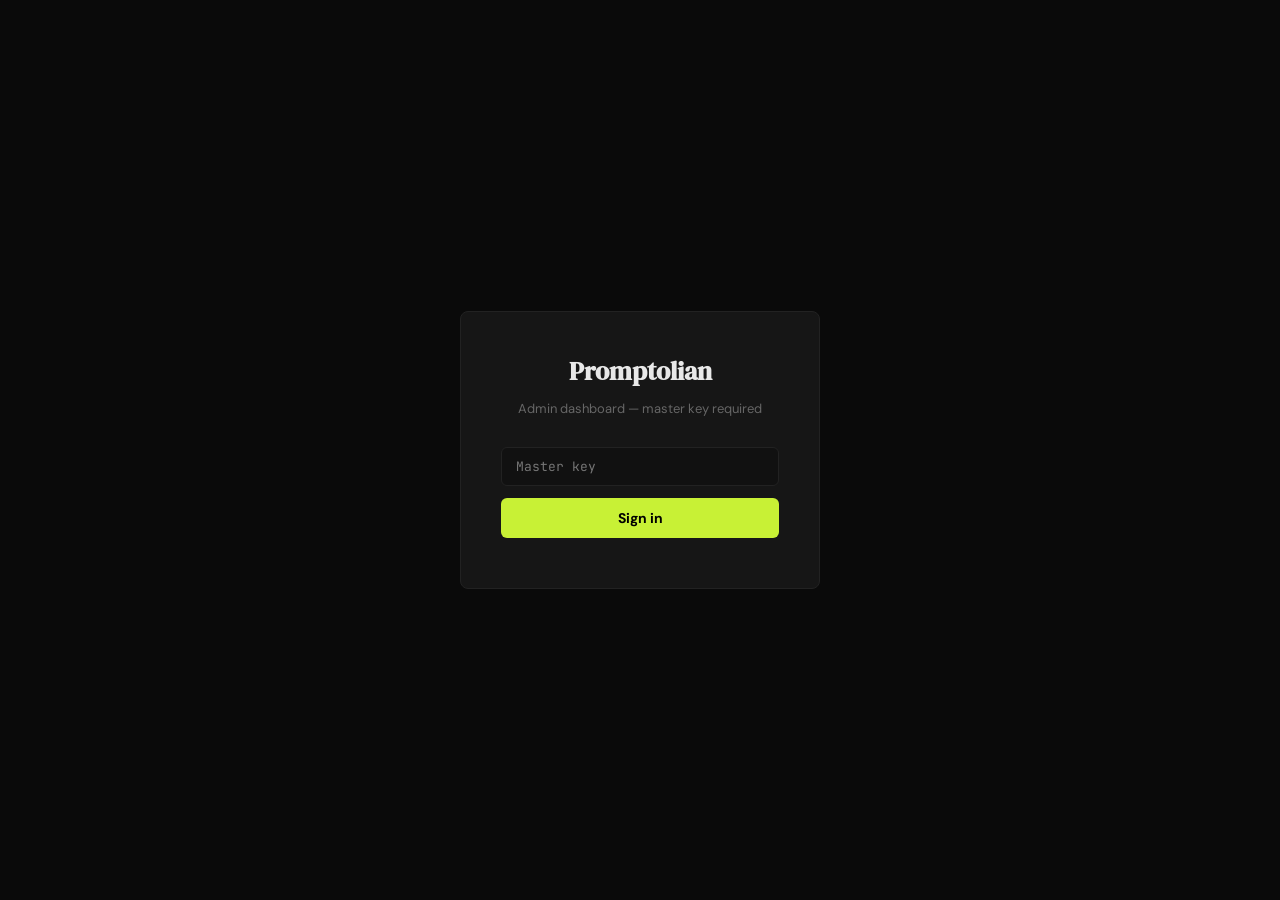
<file: api/admin_panel.html>
<!DOCTYPE html>
<html lang="en">
<head>
  <meta charset="UTF-8">
  <meta name="viewport" content="width=device-width, initial-scale=1.0">
  <title>Promptolian Admin</title>
  <link rel="preconnect" href="https://fonts.googleapis.com">
  <link href="https://fonts.googleapis.com/css2?family=DM+Serif+Display&family=DM+Sans:wght@400;500;600&family=JetBrains+Mono:wght@400;500&display=swap" rel="stylesheet">
  <style>
    *, *::before, *::after { box-sizing: border-box; margin: 0; padding: 0; }
    :root {
      --bg: #0a0a0a;
      --surface: #111;
      --card: #161616;
      --border: #222;
      --text: #e8e8e8;
      --muted: #666;
      --lime: #c8f135;
      --lime-dim: rgba(200,241,53,0.08);
      --red: #e05555;
      --green: #4caf7d;
      --font: 'DM Sans', sans-serif;
      --mono: 'JetBrains Mono', monospace;
    }
    body { background: var(--bg); color: var(--text); font-family: var(--font); font-size: 14px; line-height: 1.5; -webkit-font-smoothing: antialiased; }

    /* LOGIN */
    #login-screen {
      display: flex; align-items: center; justify-content: center;
      min-height: 100vh; padding: 24px;
    }
    .login-box {
      background: var(--card); border: 1px solid var(--border); border-radius: 8px;
      padding: 40px; width: 100%; max-width: 360px; text-align: center;
    }
    .login-box h1 { font-family: 'DM Serif Display', serif; font-size: 26px; margin-bottom: 8px; }
    .login-box p { color: var(--muted); font-size: 13px; margin-bottom: 28px; }
    .login-box input {
      width: 100%; background: var(--surface); border: 1px solid var(--border);
      border-radius: 6px; padding: 10px 14px; color: var(--text); font-family: var(--mono);
      font-size: 13px; margin-bottom: 12px; outline: none;
      transition: border-color 0.15s;
    }
    .login-box input:focus { border-color: var(--lime); }
    .login-box button {
      width: 100%; background: var(--lime); color: #000; font-family: var(--font);
      font-size: 14px; font-weight: 700; padding: 11px; border: none;
      border-radius: 6px; cursor: pointer; transition: opacity 0.15s;
    }
    .login-box button:hover { opacity: 0.88; }
    .login-error { color: var(--red); font-size: 12px; margin-top: 10px; }

    /* APP */
    #app { display: none; min-height: 100vh; }

    /* TOPBAR */
    .topbar {
      display: flex; align-items: center; justify-content: space-between;
      padding: 0 32px; height: 52px;
      background: var(--surface); border-bottom: 1px solid var(--border);
      position: sticky; top: 0; z-index: 10;
    }
    .topbar-brand { font-family: 'DM Serif Display', serif; font-size: 18px; color: var(--lime); }
    .topbar-right { display: flex; align-items: center; gap: 16px; }
    .topbar-badge { font-size: 11px; background: var(--lime-dim); color: var(--lime); padding: 3px 10px; border-radius: 20px; font-weight: 600; letter-spacing: 0.06em; }
    .btn-logout { background: none; border: 1px solid var(--border); color: var(--muted); font-size: 12px; padding: 5px 12px; border-radius: 4px; cursor: pointer; font-family: var(--font); transition: border-color 0.15s; }
    .btn-logout:hover { border-color: var(--muted); color: var(--text); }

    /* TABS */
    .tabs { display: flex; gap: 0; border-bottom: 1px solid var(--border); background: var(--surface); padding: 0 32px; }
    .tab-btn {
      font-family: var(--font); font-size: 13px; font-weight: 500; color: var(--muted);
      padding: 14px 20px; border: none; background: none; cursor: pointer;
      border-bottom: 2px solid transparent; margin-bottom: -1px;
      transition: color 0.15s, border-color 0.15s;
    }
    .tab-btn:hover { color: var(--text); }
    .tab-btn.active { color: var(--lime); border-bottom-color: var(--lime); }

    /* CONTENT */
    .tab-pane { display: none; padding: 32px; max-width: 1200px; margin: 0 auto; }
    .tab-pane.active { display: block; }

    /* KPI ROW */
    .kpi-row { display: grid; grid-template-columns: repeat(4, 1fr); gap: 16px; margin-bottom: 32px; }
    .kpi-card { background: var(--card); border: 1px solid var(--border); border-radius: 6px; padding: 20px 24px; }
    .kpi-label { font-size: 11px; font-weight: 600; color: var(--muted); text-transform: uppercase; letter-spacing: 0.07em; margin-bottom: 10px; }
    .kpi-value { font-family: var(--mono); font-size: 28px; font-weight: 500; color: var(--lime); line-height: 1; }
    .kpi-sub { font-size: 12px; color: var(--muted); margin-top: 6px; }

    /* SECTION */
    .section-head { display: flex; align-items: center; justify-content: space-between; margin-bottom: 16px; }
    .section-title { font-size: 13px; font-weight: 600; color: var(--text); text-transform: uppercase; letter-spacing: 0.06em; }
    .day-select { background: var(--card); border: 1px solid var(--border); color: var(--text); font-family: var(--font); font-size: 12px; padding: 5px 10px; border-radius: 4px; cursor: pointer; }

    /* TABLE */
    .table-wrap { background: var(--card); border: 1px solid var(--border); border-radius: 6px; overflow: hidden; margin-bottom: 28px; overflow-x: auto; }
    table { width: 100%; border-collapse: collapse; min-width: 700px; }
    thead th { background: var(--surface); padding: 10px 16px; font-size: 11px; font-weight: 600; color: var(--muted); text-transform: uppercase; letter-spacing: 0.06em; text-align: left; border-bottom: 1px solid var(--border); white-space: nowrap; }
    tbody td { padding: 11px 16px; font-size: 13px; border-bottom: 1px solid var(--border); }
    tbody tr:last-child td { border-bottom: none; }
    tbody tr:hover td { background: rgba(255,255,255,0.02); }
    .mono { font-family: var(--mono); font-size: 12px; }
    .badge { display: inline-block; font-size: 10px; font-weight: 700; padding: 2px 7px; border-radius: 3px; letter-spacing: 0.04em; text-transform: uppercase; }
    .badge-active { background: rgba(76,175,125,0.15); color: var(--green); }
    .badge-inactive { background: rgba(255,255,255,0.06); color: var(--muted); }
    .badge-gift { background: rgba(200,241,53,0.12); color: var(--lime); }
    .badge-solo { background: rgba(100,160,255,0.12); color: #6fb3ff; }
    .badge-team { background: rgba(255,165,0,0.12); color: #ffb347; }
    .num-right { text-align: right; font-family: var(--mono); font-size: 12px; }
    .lime { color: var(--lime); }
    .muted { color: var(--muted); }

    /* 2-col grid */
    .grid2 { display: grid; grid-template-columns: 1fr 1fr; gap: 20px; margin-bottom: 28px; }

    /* MINI TABLE (pages, countries) */
    .mini-table { width: 100%; }
    .mini-table td { padding: 7px 0; font-size: 13px; border-bottom: 1px solid var(--border); }
    .mini-table tr:last-child td { border-bottom: none; }
    .mini-bar-wrap { width: 80px; height: 4px; background: #1e1e1e; border-radius: 2px; overflow: hidden; display: inline-block; vertical-align: middle; margin-left: 10px; }
    .mini-bar-fill { height: 100%; background: var(--lime); border-radius: 2px; }

    /* DB STATS */
    .db-grid { display: grid; grid-template-columns: repeat(3, 1fr); gap: 14px; margin-bottom: 28px; }
    .db-card { background: var(--card); border: 1px solid var(--border); border-radius: 6px; padding: 16px 20px; }
    .db-table-name { font-family: var(--mono); font-size: 12px; color: var(--muted); margin-bottom: 8px; }
    .db-count { font-family: var(--mono); font-size: 22px; color: var(--text); font-weight: 500; }

    /* SPINNER */
    .spinner { display: inline-block; width: 14px; height: 14px; border: 2px solid var(--border); border-top-color: var(--lime); border-radius: 50%; animation: spin 0.6s linear infinite; vertical-align: middle; margin-right: 6px; }
    @keyframes spin { to { transform: rotate(360deg); } }
    .loading { color: var(--muted); font-size: 13px; padding: 32px; text-align: center; }

    /* REFRESH */
    .btn-refresh { background: var(--card); border: 1px solid var(--border); color: var(--muted); font-size: 12px; padding: 5px 12px; border-radius: 4px; cursor: pointer; font-family: var(--font); transition: border-color 0.15s; }
    .btn-refresh:hover { border-color: var(--muted); color: var(--text); }

    /* NEW USER FORM */
    .new-user-form { background: var(--card); border: 1px solid var(--border); border-radius: 6px; padding: 20px 24px; margin-bottom: 28px; display: flex; gap: 12px; align-items: flex-end; flex-wrap: wrap; }
    .form-group { display: flex; flex-direction: column; gap: 5px; }
    .form-group label { font-size: 11px; font-weight: 600; color: var(--muted); text-transform: uppercase; letter-spacing: 0.06em; }
    .form-group input, .form-group select { background: var(--surface); border: 1px solid var(--border); color: var(--text); font-family: var(--font); font-size: 13px; padding: 8px 12px; border-radius: 4px; outline: none; transition: border-color 0.15s; min-width: 180px; }
    .form-group input:focus, .form-group select:focus { border-color: var(--lime); }
    .btn-create { background: var(--lime); color: #000; font-weight: 700; font-size: 13px; padding: 9px 18px; border: none; border-radius: 4px; cursor: pointer; font-family: var(--font); white-space: nowrap; transition: opacity 0.15s; }
    .btn-create:hover { opacity: 0.88; }
    .form-result { font-family: var(--mono); font-size: 12px; color: var(--lime); background: var(--lime-dim); border: 1px solid rgba(200,241,53,0.2); border-radius: 4px; padding: 8px 12px; margin-top: 10px; width: 100%; white-space: pre-wrap; word-break: break-all; }

    @media (max-width: 768px) {
      .topbar { padding: 0 16px; }
      .tab-btn { padding: 12px 12px; font-size: 12px; }
      .tab-pane { padding: 20px 16px; }
      .kpi-row { grid-template-columns: repeat(2, 1fr); }
      .grid2 { grid-template-columns: 1fr; }
      .db-grid { grid-template-columns: repeat(2, 1fr); }
    }
  </style>
</head>
<body>

<!-- LOGIN (shown only when accessed directly without server auth) -->
<div id="login-screen" style="display:none">
  <div class="login-box">
    <h1>Promptolian</h1>
    <p>Admin dashboard — master key required</p>
    <input type="password" id="key-input" placeholder="Master key" autocomplete="off">
    <button onclick="login()">Sign in</button>
    <div class="login-error" id="login-error"></div>
  </div>
</div>

<!-- APP -->
<div id="app">
  <div class="topbar">
    <div class="topbar-brand">Σ→ Admin</div>
    <div class="topbar-right">
      <span class="topbar-badge">ADMIN</span>
      <button class="btn-logout" onclick="logout()">Sign out</button>
    </div>
  </div>

  <div class="tabs">
    <button class="tab-btn active" onclick="switchTab('users')">Proxy / API Users</button>
    <button class="tab-btn" onclick="switchTab('website')">Website Stats</button>
    <button class="tab-btn" onclick="switchTab('db')">Database</button>
  </div>

  <!-- TAB: USERS -->
  <div id="tab-users" class="tab-pane active">
    <div class="kpi-row" id="user-kpis">
      <div class="kpi-card"><div class="kpi-label">Total keys</div><div class="kpi-value" id="kpi-total">—</div></div>
      <div class="kpi-card"><div class="kpi-label">Active keys</div><div class="kpi-value" id="kpi-active">—</div></div>
      <div class="kpi-card"><div class="kpi-label">Tokens saved (all time)</div><div class="kpi-value" id="kpi-tokens">—</div></div>
      <div class="kpi-card"><div class="kpi-label">Loops blocked (all time)</div><div class="kpi-value" id="kpi-loops">—</div></div>
    </div>

    <div class="section-head">
      <div class="section-title">Create new key</div>
    </div>
    <div class="new-user-form">
      <div class="form-group">
        <label>Email</label>
        <input type="email" id="new-email" placeholder="user@example.com">
      </div>
      <div class="form-group">
        <label>Plan</label>
        <select id="new-plan">
          <option value="gift">Gift</option>
          <option value="solo">Solo</option>
          <option value="team">Team</option>
        </select>
      </div>
      <div class="form-group">
        <label>Duration</label>
        <select id="new-duration">
          <option value="1m">1 month</option>
          <option value="3m">3 months</option>
          <option value="1y">1 year</option>
        </select>
      </div>
      <button class="btn-create" onclick="createKey()">Create key</button>
    </div>
    <div id="create-result" style="display:none" class="form-result"></div>

    <div class="section-head" style="margin-top:8px">
      <div class="section-title">All users</div>
      <button class="btn-refresh" onclick="loadUsers()">↺ Refresh</button>
    </div>
    <div class="table-wrap">
      <table>
        <thead>
          <tr>
            <th>Email</th>
            <th>Plan</th>
            <th>Status</th>
            <th>Key (hint)</th>
            <th>Created</th>
            <th>Expires</th>
            <th class="num-right">Calls</th>
            <th class="num-right">Tokens saved</th>
            <th class="num-right">Loops</th>
            <th class="num-right">Routing calls</th>
            <th class="num-right">Saved vs Opus</th>
          </tr>
        </thead>
        <tbody id="users-body">
          <tr><td colspan="11" class="loading"><span class="spinner"></span>Loading…</td></tr>
        </tbody>
      </table>
    </div>
  </div>

  <!-- TAB: WEBSITE -->
  <div id="tab-website" class="tab-pane">
    <div class="section-head">
      <div class="section-title">Website analytics</div>
      <div style="display:flex;gap:8px;align-items:center">
        <select class="day-select" id="web-days" onchange="loadWebsite()">
          <option value="7">Last 7 days</option>
          <option value="30" selected>Last 30 days</option>
          <option value="90">Last 90 days</option>
        </select>
        <button class="btn-refresh" onclick="loadWebsite()">↺ Refresh</button>
      </div>
    </div>

    <div class="kpi-row" id="web-kpis">
      <div class="kpi-card"><div class="kpi-label">Pageviews</div><div class="kpi-value" id="kpi-pv">—</div></div>
      <div class="kpi-card"><div class="kpi-label">Unique sessions</div><div class="kpi-value" id="kpi-sess">—</div></div>
      <div class="kpi-card"><div class="kpi-label">Desktop %</div><div class="kpi-value" id="kpi-desktop">—</div></div>
      <div class="kpi-card"><div class="kpi-label">Mobile %</div><div class="kpi-value" id="kpi-mobile">—</div></div>
    </div>

    <div class="grid2">
      <div>
        <div class="section-head"><div class="section-title">Top pages</div></div>
        <div class="table-wrap">
          <table class="mini-table" id="web-pages-table">
            <tbody id="web-pages"><tr><td colspan="2" class="loading"><span class="spinner"></span>Loading…</td></tr></tbody>
          </table>
        </div>
      </div>
      <div>
        <div class="section-head"><div class="section-title">Top countries</div></div>
        <div class="table-wrap">
          <table class="mini-table" id="web-countries-table">
            <tbody id="web-countries"><tr><td colspan="2" class="loading"><span class="spinner"></span>Loading…</td></tr></tbody>
          </table>
        </div>
      </div>
    </div>

    <div class="section-head"><div class="section-title">Avg time on page (seconds)</div></div>
    <div class="table-wrap">
      <table>
        <thead><tr><th>Page</th><th class="num-right">Avg seconds</th></tr></thead>
        <tbody id="web-time"><tr><td colspan="2" class="loading"><span class="spinner"></span>Loading…</td></tr></tbody>
      </table>
    </div>
  </div>

  <!-- TAB: DB -->
  <div id="tab-db" class="tab-pane">
    <div class="section-head">
      <div class="section-title">Database overview</div>
      <button class="btn-refresh" onclick="loadDb()">↺ Refresh</button>
    </div>
    <div class="kpi-row" style="grid-template-columns: repeat(2,1fr); max-width: 480px; margin-bottom: 28px;">
      <div class="kpi-card"><div class="kpi-label">DB size</div><div class="kpi-value lime" id="db-size">—</div></div>
      <div class="kpi-card"><div class="kpi-label">Provider</div><div class="kpi-value" style="font-size:16px;color:var(--muted)" id="db-provider">—</div></div>
    </div>
    <div class="section-head"><div class="section-title">Table row counts</div></div>
    <div class="db-grid" id="db-tables">
      <div class="loading"><span class="spinner"></span>Loading…</div>
    </div>
  </div>
</div>

<script>
  const API = 'https://api.promptolian.com';
  let MASTER_KEY = '__MASTER_KEY__';

  function fmt(n) {
    if (n == null) return '—';
    if (n >= 1e6) return (n/1e6).toFixed(1)+'M';
    if (n >= 1e3) return (n/1e3).toFixed(1)+'k';
    return String(n);
  }
  function fmtDate(s) {
    if (!s || s === 'None') return '—';
    return s.slice(0,10);
  }
  function planBadge(plan) {
    const cls = { gift:'badge-gift', solo:'badge-solo', team:'badge-team' }[plan] || 'badge-inactive';
    return `<span class="badge ${cls}">${plan||'—'}</span>`;
  }
  function statusBadge(s) {
    return s === 'active'
      ? '<span class="badge badge-active">active</span>'
      : '<span class="badge badge-inactive">'+(s||'—')+'</span>';
  }

  async function apiFetch(path, opts={}) {
    const res = await fetch(API + path, {
      headers: { 'X-Master-Key': MASTER_KEY, ...opts.headers },
      ...opts,
    });
    if (res.status === 401) { logout(); throw new Error('unauthorized'); }
    return res.json();
  }

  async function login() {
    const key = document.getElementById('key-input').value.trim();
    if (!key) return;
    MASTER_KEY = key;
    try {
      const d = await apiFetch('/admin/users');
      if (d.error) throw new Error(d.error);
      sessionStorage.setItem('ptl_admin_key', key);
      showApp(d);
    } catch(e) {
      document.getElementById('login-error').textContent = 'Invalid key or server error.';
      MASTER_KEY = '';
    }
  }

  document.getElementById('key-input').addEventListener('keydown', e => {
    if (e.key === 'Enter') login();
  });

  function logout() {
    sessionStorage.removeItem('ptl_admin_key');
    MASTER_KEY = '';
    document.getElementById('app').style.display = 'none';
    document.getElementById('login-screen').style.display = 'flex';
    document.getElementById('key-input').value = '';
    document.getElementById('login-error').textContent = '';
  }

  function showApp(usersData) {
    document.getElementById('login-screen').style.display = 'none';
    document.getElementById('app').style.display = 'block';
    renderUsers(usersData);
  }

  function switchTab(name) {
    document.querySelectorAll('.tab-pane').forEach(el => el.classList.remove('active'));
    document.querySelectorAll('.tab-btn').forEach(el => el.classList.remove('active'));
    document.getElementById('tab-'+name).classList.add('active');
    document.querySelectorAll('.tab-btn').forEach((el,i) => {
      if (['users','website','db'][i] === name) el.classList.add('active');
    });
    if (name === 'website') loadWebsite();
    if (name === 'db') loadDb();
  }

  // ── USERS ──────────────────────────────────────────────────────────────────

  async function loadUsers() {
    document.getElementById('users-body').innerHTML =
      '<tr><td colspan="11" class="loading"><span class="spinner"></span>Loading…</td></tr>';
    try {
      const d = await apiFetch('/admin/users');
      renderUsers(d);
    } catch(e) {
      document.getElementById('users-body').innerHTML =
        `<tr><td colspan="11" class="loading" style="color:var(--red)">${e.message}</td></tr>`;
    }
  }

  function renderUsers(d) {
    document.getElementById('kpi-total').textContent  = fmt(d.total_keys);
    document.getElementById('kpi-active').textContent = fmt(d.active_keys);
    document.getElementById('kpi-tokens').textContent = fmt(d.total_tokens_saved);
    document.getElementById('kpi-loops').textContent  = fmt(d.total_loops_blocked);

    const body = document.getElementById('users-body');
    if (!d.users || !d.users.length) {
      body.innerHTML = '<tr><td colspan="11" class="loading muted">No users yet.</td></tr>';
      return;
    }
    body.innerHTML = d.users.map(u => {
      const saved = u.opus_cost > 0 ? `<span class="lime">$${(u.opus_cost - u.actual_cost).toFixed(3)}</span>` : '<span class="muted">—</span>';
      return `<tr>
        <td>${u.email||'—'}</td>
        <td>${planBadge(u.plan)}</td>
        <td>${statusBadge(u.status)}</td>
        <td class="mono muted">${u.api_key_hint||'—'}</td>
        <td class="muted">${fmtDate(u.created_at)}</td>
        <td class="muted">${fmtDate(u.expires_at)}</td>
        <td class="num-right">${fmt(u.calls)}</td>
        <td class="num-right lime">${fmt(u.tokens_saved)}</td>
        <td class="num-right">${u.loops > 0 ? '<span class="lime">'+u.loop_iters+'</span>' : '<span class="muted">0</span>'}</td>
        <td class="num-right">${fmt(u.routing_calls)}</td>
        <td class="num-right">${saved}</td>
      </tr>`;
    }).join('');
  }

  async function createKey() {
    const email    = document.getElementById('new-email').value.trim();
    const plan     = document.getElementById('new-plan').value;
    const duration = document.getElementById('new-duration').value;
    if (!email) { alert('Email required'); return; }
    const btn = document.querySelector('.btn-create');
    btn.disabled = true; btn.textContent = 'Creating…';
    try {
      const d = await apiFetch('/admin/subscription', {
        method: 'POST',
        headers: { 'Content-Type': 'application/json' },
        body: JSON.stringify({ email, plan, duration }),
      });
      const el = document.getElementById('create-result');
      el.style.display = 'block';
      if (d.ok) {
        el.textContent = `✓ Created\nEmail: ${d.email}\nPlan:  ${d.plan}\nKey:   ${d.api_key}\nExpires: ${d.expires_at||'never'}\nEmailed: ${d.emailed}`;
        document.getElementById('new-email').value = '';
        loadUsers();
      } else {
        el.textContent = 'Error: ' + (d.error || JSON.stringify(d));
        el.style.color = 'var(--red)';
      }
    } catch(e) {
      document.getElementById('create-result').textContent = 'Error: ' + e.message;
    }
    btn.disabled = false; btn.textContent = 'Create key';
  }

  // ── WEBSITE ────────────────────────────────────────────────────────────────

  async function loadWebsite() {
    const days = document.getElementById('web-days').value;
    const setLoading = id => document.getElementById(id).innerHTML =
      '<tr><td colspan="2" class="loading"><span class="spinner"></span>Loading…</td></tr>';
    ['web-pages','web-countries','web-time'].forEach(setLoading);
    try {
      const d = await apiFetch('/admin/website?days=' + days);

      document.getElementById('kpi-pv').textContent   = fmt(d.total_pageviews);
      document.getElementById('kpi-sess').textContent = fmt(d.unique_sessions);
      const dev = d.devices || {};
      const total_dev = Object.values(dev).reduce((a,b)=>a+b,0) || 1;
      document.getElementById('kpi-desktop').textContent = Math.round((dev.desktop||0)/total_dev*100)+'%';
      document.getElementById('kpi-mobile').textContent  = Math.round((dev.mobile||0)/total_dev*100)+'%';

      // top pages
      const maxPv = Math.max(...(d.top_pages||[]).map(p=>p.views), 1);
      document.getElementById('web-pages').innerHTML = (d.top_pages||[]).map(p =>
        `<tr><td>${p.page||'/'}</td><td style="text-align:right;white-space:nowrap">
          <span class="mini-bar-wrap"><span class="mini-bar-fill" style="width:${Math.round(p.views/maxPv*100)}%"></span></span>
          <span style="font-family:var(--mono);font-size:12px;margin-left:8px">${p.views}</span></td></tr>`
      ).join('') || '<tr><td colspan="2" class="loading muted">No data</td></tr>';

      // top countries
      const maxC = Math.max(...(d.top_countries||[]).map(c=>c.views), 1);
      document.getElementById('web-countries').innerHTML = (d.top_countries||[]).map(c =>
        `<tr><td>${c.country||'Unknown'}</td><td style="text-align:right;white-space:nowrap">
          <span class="mini-bar-wrap"><span class="mini-bar-fill" style="width:${Math.round(c.views/maxC*100)}%"></span></span>
          <span style="font-family:var(--mono);font-size:12px;margin-left:8px">${c.views}</span></td></tr>`
      ).join('') || '<tr><td colspan="2" class="loading muted">No data</td></tr>';

      // avg time
      document.getElementById('web-time').innerHTML = (d.avg_time_on_page||[]).map(t =>
        `<tr><td>${t.page||'/'}</td><td class="num-right mono">${t.avg_sec}s</td></tr>`
      ).join('') || '<tr><td colspan="2" class="loading muted">No data</td></tr>';

    } catch(e) {
      ['web-pages','web-countries','web-time'].forEach(id =>
        document.getElementById(id).innerHTML =
          `<tr><td colspan="2" class="loading" style="color:var(--red)">${e.message}</td></tr>`
      );
    }
  }

  // ── DATABASE ───────────────────────────────────────────────────────────────

  async function loadDb() {
    document.getElementById('db-tables').innerHTML =
      '<div class="loading"><span class="spinner"></span>Loading…</div>';
    document.getElementById('db-size').textContent = '—';
    try {
      const d = await apiFetch('/admin/db');
      document.getElementById('db-size').textContent = d.db_size || '—';
      document.getElementById('db-provider').textContent =
        d.db_size_bytes > 0 && d.db_size && d.db_size.includes('B') && !d.db_size.includes('KB')
          ? 'PostgreSQL' : (d.db_size_bytes > 0 ? 'SQLite' : '—');

      const counts = d.table_counts || {};
      document.getElementById('db-tables').innerHTML = Object.entries(counts).map(([t,n]) =>
        `<div class="db-card">
          <div class="db-table-name">${t}</div>
          <div class="db-count">${n != null ? fmt(n) : '<span class="muted">error</span>'}</div>
        </div>`
      ).join('') || '<div class="loading muted">No data</div>';
    } catch(e) {
      document.getElementById('db-tables').innerHTML =
        `<div class="loading" style="color:var(--red)">${e.message}</div>`;
    }
  }

  // ── BOOT ───────────────────────────────────────────────────────────────────
  (function() {
    apiFetch('/admin/users').then(d => {
      if (d.error) { document.getElementById('login-screen').style.display = 'flex'; return; }
      showApp(d);
    }).catch(() => { document.getElementById('login-screen').style.display = 'flex'; });
  })();
</script>
</body>
</html>
</file>
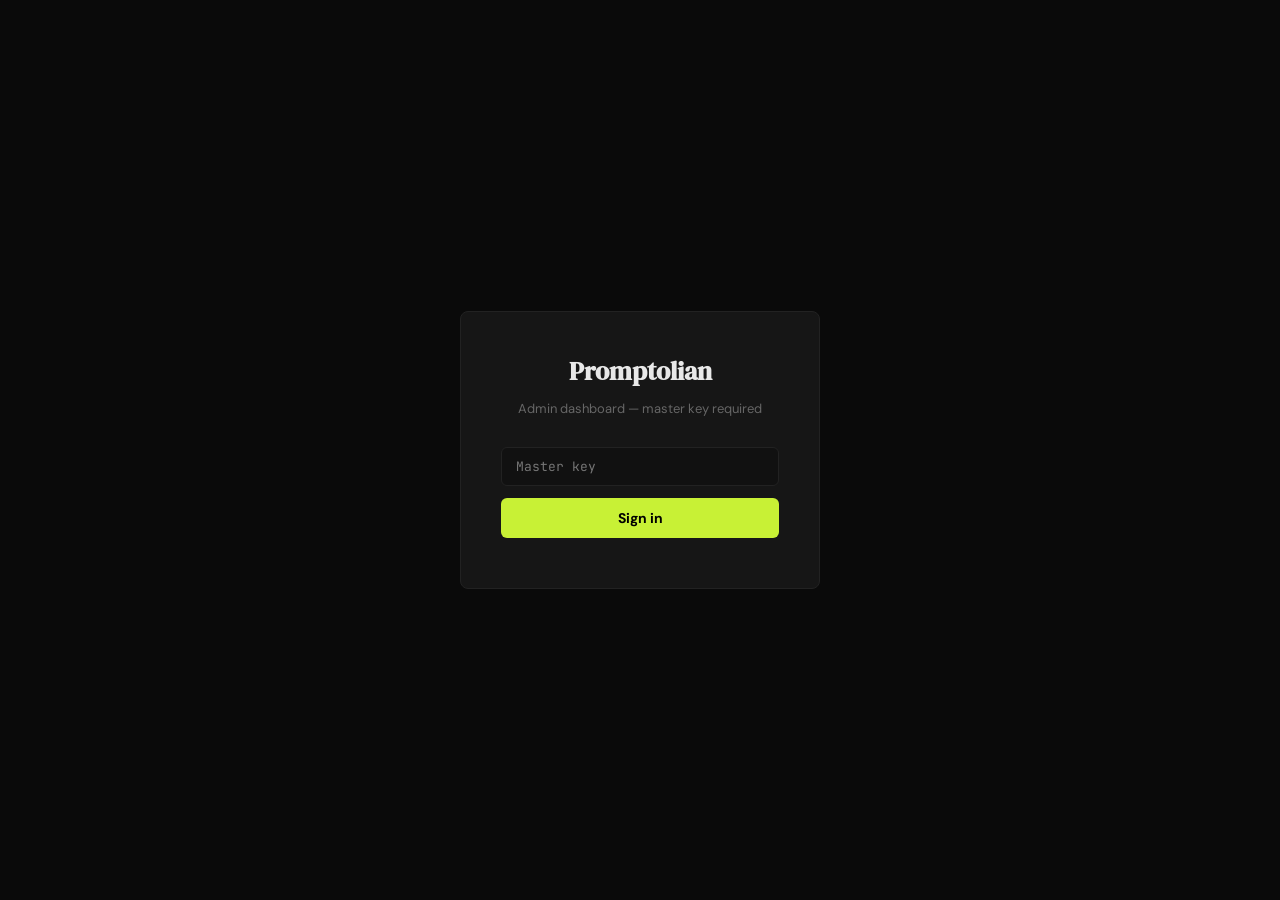
<file: website/admin.html>
<!DOCTYPE html>
<html lang="en">
<head>
  <meta charset="UTF-8">
  <meta name="viewport" content="width=device-width, initial-scale=1.0">
  <title>Promptolian Admin</title>
  <link rel="preconnect" href="https://fonts.googleapis.com">
  <link href="https://fonts.googleapis.com/css2?family=DM+Serif+Display&family=DM+Sans:wght@400;500;600&family=JetBrains+Mono:wght@400;500&display=swap" rel="stylesheet">
  <style>
    *, *::before, *::after { box-sizing: border-box; margin: 0; padding: 0; }
    :root {
      --bg: #0a0a0a;
      --surface: #111;
      --card: #161616;
      --border: #222;
      --text: #e8e8e8;
      --muted: #666;
      --lime: #c8f135;
      --lime-dim: rgba(200,241,53,0.08);
      --red: #e05555;
      --green: #4caf7d;
      --font: 'DM Sans', sans-serif;
      --mono: 'JetBrains Mono', monospace;
    }
    body { background: var(--bg); color: var(--text); font-family: var(--font); font-size: 14px; line-height: 1.5; -webkit-font-smoothing: antialiased; }

    /* LOGIN */
    #login-screen {
      display: flex; align-items: center; justify-content: center;
      min-height: 100vh; padding: 24px;
    }
    .login-box {
      background: var(--card); border: 1px solid var(--border); border-radius: 8px;
      padding: 40px; width: 100%; max-width: 360px; text-align: center;
    }
    .login-box h1 { font-family: 'DM Serif Display', serif; font-size: 26px; margin-bottom: 8px; }
    .login-box p { color: var(--muted); font-size: 13px; margin-bottom: 28px; }
    .login-box input {
      width: 100%; background: var(--surface); border: 1px solid var(--border);
      border-radius: 6px; padding: 10px 14px; color: var(--text); font-family: var(--mono);
      font-size: 13px; margin-bottom: 12px; outline: none;
      transition: border-color 0.15s;
    }
    .login-box input:focus { border-color: var(--lime); }
    .login-box button {
      width: 100%; background: var(--lime); color: #000; font-family: var(--font);
      font-size: 14px; font-weight: 700; padding: 11px; border: none;
      border-radius: 6px; cursor: pointer; transition: opacity 0.15s;
    }
    .login-box button:hover { opacity: 0.88; }
    .login-error { color: var(--red); font-size: 12px; margin-top: 10px; }

    /* APP */
    #app { display: none; min-height: 100vh; }

    /* TOPBAR */
    .topbar {
      display: flex; align-items: center; justify-content: space-between;
      padding: 0 32px; height: 52px;
      background: var(--surface); border-bottom: 1px solid var(--border);
      position: sticky; top: 0; z-index: 10;
    }
    .topbar-brand { font-family: 'DM Serif Display', serif; font-size: 18px; color: var(--lime); }
    .topbar-right { display: flex; align-items: center; gap: 16px; }
    .topbar-badge { font-size: 11px; background: var(--lime-dim); color: var(--lime); padding: 3px 10px; border-radius: 20px; font-weight: 600; letter-spacing: 0.06em; }
    .btn-logout { background: none; border: 1px solid var(--border); color: var(--muted); font-size: 12px; padding: 5px 12px; border-radius: 4px; cursor: pointer; font-family: var(--font); transition: border-color 0.15s; }
    .btn-logout:hover { border-color: var(--muted); color: var(--text); }

    /* TABS */
    .tabs { display: flex; gap: 0; border-bottom: 1px solid var(--border); background: var(--surface); padding: 0 32px; }
    .tab-btn {
      font-family: var(--font); font-size: 13px; font-weight: 500; color: var(--muted);
      padding: 14px 20px; border: none; background: none; cursor: pointer;
      border-bottom: 2px solid transparent; margin-bottom: -1px;
      transition: color 0.15s, border-color 0.15s;
    }
    .tab-btn:hover { color: var(--text); }
    .tab-btn.active { color: var(--lime); border-bottom-color: var(--lime); }

    /* CONTENT */
    .tab-pane { display: none; padding: 32px; max-width: 1200px; margin: 0 auto; }
    .tab-pane.active { display: block; }

    /* KPI ROW */
    .kpi-row { display: grid; grid-template-columns: repeat(4, 1fr); gap: 16px; margin-bottom: 32px; }
    .kpi-card { background: var(--card); border: 1px solid var(--border); border-radius: 6px; padding: 20px 24px; }
    .kpi-label { font-size: 11px; font-weight: 600; color: var(--muted); text-transform: uppercase; letter-spacing: 0.07em; margin-bottom: 10px; }
    .kpi-value { font-family: var(--mono); font-size: 28px; font-weight: 500; color: var(--lime); line-height: 1; }
    .kpi-sub { font-size: 12px; color: var(--muted); margin-top: 6px; }

    /* SECTION */
    .section-head { display: flex; align-items: center; justify-content: space-between; margin-bottom: 16px; }
    .section-title { font-size: 13px; font-weight: 600; color: var(--text); text-transform: uppercase; letter-spacing: 0.06em; }
    .day-select { background: var(--card); border: 1px solid var(--border); color: var(--text); font-family: var(--font); font-size: 12px; padding: 5px 10px; border-radius: 4px; cursor: pointer; }

    /* TABLE */
    .table-wrap { background: var(--card); border: 1px solid var(--border); border-radius: 6px; overflow: hidden; margin-bottom: 28px; overflow-x: auto; }
    table { width: 100%; border-collapse: collapse; min-width: 700px; }
    thead th { background: var(--surface); padding: 10px 16px; font-size: 11px; font-weight: 600; color: var(--muted); text-transform: uppercase; letter-spacing: 0.06em; text-align: left; border-bottom: 1px solid var(--border); white-space: nowrap; }
    tbody td { padding: 11px 16px; font-size: 13px; border-bottom: 1px solid var(--border); }
    tbody tr:last-child td { border-bottom: none; }
    tbody tr:hover td { background: rgba(255,255,255,0.02); }
    .mono { font-family: var(--mono); font-size: 12px; }
    .badge { display: inline-block; font-size: 10px; font-weight: 700; padding: 2px 7px; border-radius: 3px; letter-spacing: 0.04em; text-transform: uppercase; }
    .badge-active { background: rgba(76,175,125,0.15); color: var(--green); }
    .badge-inactive { background: rgba(255,255,255,0.06); color: var(--muted); }
    .badge-gift { background: rgba(200,241,53,0.12); color: var(--lime); }
    .badge-solo { background: rgba(100,160,255,0.12); color: #6fb3ff; }
    .badge-team { background: rgba(255,165,0,0.12); color: #ffb347; }
    .num-right { text-align: right; font-family: var(--mono); font-size: 12px; }
    .lime { color: var(--lime); }
    .muted { color: var(--muted); }

    /* 2-col grid */
    .grid2 { display: grid; grid-template-columns: 1fr 1fr; gap: 20px; margin-bottom: 28px; }

    /* MINI TABLE (pages, countries) */
    .mini-table { width: 100%; }
    .mini-table td { padding: 7px 0; font-size: 13px; border-bottom: 1px solid var(--border); }
    .mini-table tr:last-child td { border-bottom: none; }
    .mini-bar-wrap { width: 80px; height: 4px; background: #1e1e1e; border-radius: 2px; overflow: hidden; display: inline-block; vertical-align: middle; margin-left: 10px; }
    .mini-bar-fill { height: 100%; background: var(--lime); border-radius: 2px; }

    /* DB STATS */
    .db-grid { display: grid; grid-template-columns: repeat(3, 1fr); gap: 14px; margin-bottom: 28px; }
    .db-card { background: var(--card); border: 1px solid var(--border); border-radius: 6px; padding: 16px 20px; }
    .db-table-name { font-family: var(--mono); font-size: 12px; color: var(--muted); margin-bottom: 8px; }
    .db-count { font-family: var(--mono); font-size: 22px; color: var(--text); font-weight: 500; }

    /* SPINNER */
    .spinner { display: inline-block; width: 14px; height: 14px; border: 2px solid var(--border); border-top-color: var(--lime); border-radius: 50%; animation: spin 0.6s linear infinite; vertical-align: middle; margin-right: 6px; }
    @keyframes spin { to { transform: rotate(360deg); } }
    .loading { color: var(--muted); font-size: 13px; padding: 32px; text-align: center; }

    /* REFRESH */
    .btn-refresh { background: var(--card); border: 1px solid var(--border); color: var(--muted); font-size: 12px; padding: 5px 12px; border-radius: 4px; cursor: pointer; font-family: var(--font); transition: border-color 0.15s; }
    .btn-refresh:hover { border-color: var(--muted); color: var(--text); }

    /* NEW USER FORM */
    .new-user-form { background: var(--card); border: 1px solid var(--border); border-radius: 6px; padding: 20px 24px; margin-bottom: 28px; display: flex; gap: 12px; align-items: flex-end; flex-wrap: wrap; }
    .form-group { display: flex; flex-direction: column; gap: 5px; }
    .form-group label { font-size: 11px; font-weight: 600; color: var(--muted); text-transform: uppercase; letter-spacing: 0.06em; }
    .form-group input, .form-group select { background: var(--surface); border: 1px solid var(--border); color: var(--text); font-family: var(--font); font-size: 13px; padding: 8px 12px; border-radius: 4px; outline: none; transition: border-color 0.15s; min-width: 180px; }
    .form-group input:focus, .form-group select:focus { border-color: var(--lime); }
    .btn-create { background: var(--lime); color: #000; font-weight: 700; font-size: 13px; padding: 9px 18px; border: none; border-radius: 4px; cursor: pointer; font-family: var(--font); white-space: nowrap; transition: opacity 0.15s; }
    .btn-create:hover { opacity: 0.88; }
    .form-result { font-family: var(--mono); font-size: 12px; color: var(--lime); background: var(--lime-dim); border: 1px solid rgba(200,241,53,0.2); border-radius: 4px; padding: 8px 12px; margin-top: 10px; width: 100%; white-space: pre-wrap; word-break: break-all; }

    @media (max-width: 768px) {
      .topbar { padding: 0 16px; }
      .tab-btn { padding: 12px 12px; font-size: 12px; }
      .tab-pane { padding: 20px 16px; }
      .kpi-row { grid-template-columns: repeat(2, 1fr); }
      .grid2 { grid-template-columns: 1fr; }
      .db-grid { grid-template-columns: repeat(2, 1fr); }
    }
  </style>
</head>
<body>

<!-- LOGIN -->
<div id="login-screen">
  <div class="login-box">
    <h1>Promptolian</h1>
    <p>Admin dashboard — master key required</p>
    <input type="password" id="key-input" placeholder="Master key" autocomplete="off">
    <button onclick="login()">Sign in</button>
    <div class="login-error" id="login-error"></div>
  </div>
</div>

<!-- APP -->
<div id="app">
  <div class="topbar">
    <div class="topbar-brand">Σ→ Admin</div>
    <div class="topbar-right">
      <span class="topbar-badge">ADMIN</span>
      <button class="btn-logout" onclick="logout()">Sign out</button>
    </div>
  </div>

  <div class="tabs">
    <button class="tab-btn active" onclick="switchTab('users')">Proxy / API Users</button>
    <button class="tab-btn" onclick="switchTab('website')">Website Stats</button>
    <button class="tab-btn" onclick="switchTab('db')">Database</button>
  </div>

  <!-- TAB: USERS -->
  <div id="tab-users" class="tab-pane active">
    <div class="kpi-row" id="user-kpis">
      <div class="kpi-card"><div class="kpi-label">Total keys</div><div class="kpi-value" id="kpi-total">—</div></div>
      <div class="kpi-card"><div class="kpi-label">Active keys</div><div class="kpi-value" id="kpi-active">—</div></div>
      <div class="kpi-card"><div class="kpi-label">Tokens saved (all time)</div><div class="kpi-value" id="kpi-tokens">—</div></div>
      <div class="kpi-card"><div class="kpi-label">Loops blocked (all time)</div><div class="kpi-value" id="kpi-loops">—</div></div>
    </div>

    <div class="section-head">
      <div class="section-title">Create new key</div>
    </div>
    <div class="new-user-form">
      <div class="form-group">
        <label>Email</label>
        <input type="email" id="new-email" placeholder="user@example.com">
      </div>
      <div class="form-group">
        <label>Plan</label>
        <select id="new-plan">
          <option value="gift">Gift</option>
          <option value="solo">Solo</option>
          <option value="team">Team</option>
        </select>
      </div>
      <div class="form-group">
        <label>Duration</label>
        <select id="new-duration">
          <option value="1m">1 month</option>
          <option value="3m">3 months</option>
          <option value="1y">1 year</option>
        </select>
      </div>
      <button class="btn-create" onclick="createKey()">Create key</button>
    </div>
    <div id="create-result" style="display:none" class="form-result"></div>

    <div class="section-head" style="margin-top:8px">
      <div class="section-title">All users</div>
      <button class="btn-refresh" onclick="loadUsers()">↺ Refresh</button>
    </div>
    <div class="table-wrap">
      <table>
        <thead>
          <tr>
            <th>Email</th>
            <th>Plan</th>
            <th>Status</th>
            <th>Key (hint)</th>
            <th>Created</th>
            <th>Expires</th>
            <th class="num-right">Calls</th>
            <th class="num-right">Tokens saved</th>
            <th class="num-right">Loops</th>
            <th class="num-right">Routing calls</th>
            <th class="num-right">Saved vs Opus</th>
          </tr>
        </thead>
        <tbody id="users-body">
          <tr><td colspan="11" class="loading"><span class="spinner"></span>Loading…</td></tr>
        </tbody>
      </table>
    </div>
  </div>

  <!-- TAB: WEBSITE -->
  <div id="tab-website" class="tab-pane">
    <div class="section-head">
      <div class="section-title">Website analytics</div>
      <div style="display:flex;gap:8px;align-items:center">
        <select class="day-select" id="web-days" onchange="loadWebsite()">
          <option value="7">Last 7 days</option>
          <option value="30" selected>Last 30 days</option>
          <option value="90">Last 90 days</option>
        </select>
        <button class="btn-refresh" onclick="loadWebsite()">↺ Refresh</button>
      </div>
    </div>

    <div class="kpi-row" id="web-kpis">
      <div class="kpi-card"><div class="kpi-label">Pageviews</div><div class="kpi-value" id="kpi-pv">—</div></div>
      <div class="kpi-card"><div class="kpi-label">Unique sessions</div><div class="kpi-value" id="kpi-sess">—</div></div>
      <div class="kpi-card"><div class="kpi-label">Desktop %</div><div class="kpi-value" id="kpi-desktop">—</div></div>
      <div class="kpi-card"><div class="kpi-label">Mobile %</div><div class="kpi-value" id="kpi-mobile">—</div></div>
    </div>

    <div class="grid2">
      <div>
        <div class="section-head"><div class="section-title">Top pages</div></div>
        <div class="table-wrap">
          <table class="mini-table" id="web-pages-table">
            <tbody id="web-pages"><tr><td colspan="2" class="loading"><span class="spinner"></span>Loading…</td></tr></tbody>
          </table>
        </div>
      </div>
      <div>
        <div class="section-head"><div class="section-title">Top countries</div></div>
        <div class="table-wrap">
          <table class="mini-table" id="web-countries-table">
            <tbody id="web-countries"><tr><td colspan="2" class="loading"><span class="spinner"></span>Loading…</td></tr></tbody>
          </table>
        </div>
      </div>
    </div>

    <div class="section-head"><div class="section-title">Avg time on page (seconds)</div></div>
    <div class="table-wrap">
      <table>
        <thead><tr><th>Page</th><th class="num-right">Avg seconds</th></tr></thead>
        <tbody id="web-time"><tr><td colspan="2" class="loading"><span class="spinner"></span>Loading…</td></tr></tbody>
      </table>
    </div>
  </div>

  <!-- TAB: DB -->
  <div id="tab-db" class="tab-pane">
    <div class="section-head">
      <div class="section-title">Database overview</div>
      <button class="btn-refresh" onclick="loadDb()">↺ Refresh</button>
    </div>
    <div class="kpi-row" style="grid-template-columns: repeat(2,1fr); max-width: 480px; margin-bottom: 28px;">
      <div class="kpi-card"><div class="kpi-label">DB size</div><div class="kpi-value lime" id="db-size">—</div></div>
      <div class="kpi-card"><div class="kpi-label">Provider</div><div class="kpi-value" style="font-size:16px;color:var(--muted)" id="db-provider">—</div></div>
    </div>
    <div class="section-head"><div class="section-title">Table row counts</div></div>
    <div class="db-grid" id="db-tables">
      <div class="loading"><span class="spinner"></span>Loading…</div>
    </div>
  </div>
</div>

<script>
  const API = 'https://api.promptolian.com';
  let MASTER_KEY = '';

  function fmt(n) {
    if (n == null) return '—';
    if (n >= 1e6) return (n/1e6).toFixed(1)+'M';
    if (n >= 1e3) return (n/1e3).toFixed(1)+'k';
    return String(n);
  }
  function fmtDate(s) {
    if (!s || s === 'None') return '—';
    return s.slice(0,10);
  }
  function planBadge(plan) {
    const cls = { gift:'badge-gift', solo:'badge-solo', team:'badge-team' }[plan] || 'badge-inactive';
    return `<span class="badge ${cls}">${plan||'—'}</span>`;
  }
  function statusBadge(s) {
    return s === 'active'
      ? '<span class="badge badge-active">active</span>'
      : '<span class="badge badge-inactive">'+(s||'—')+'</span>';
  }

  async function apiFetch(path, opts={}) {
    const res = await fetch(API + path, {
      headers: { 'X-Master-Key': MASTER_KEY, ...opts.headers },
      ...opts,
    });
    if (res.status === 401) { logout(); throw new Error('unauthorized'); }
    return res.json();
  }

  async function login() {
    const key = document.getElementById('key-input').value.trim();
    if (!key) return;
    MASTER_KEY = key;
    try {
      const d = await apiFetch('/admin/users');
      if (d.error) throw new Error(d.error);
      sessionStorage.setItem('ptl_admin_key', key);
      showApp(d);
    } catch(e) {
      document.getElementById('login-error').textContent = 'Invalid key or server error.';
      MASTER_KEY = '';
    }
  }

  document.getElementById('key-input').addEventListener('keydown', e => {
    if (e.key === 'Enter') login();
  });

  function logout() {
    sessionStorage.removeItem('ptl_admin_key');
    MASTER_KEY = '';
    document.getElementById('app').style.display = 'none';
    document.getElementById('login-screen').style.display = 'flex';
    document.getElementById('key-input').value = '';
    document.getElementById('login-error').textContent = '';
  }

  function showApp(usersData) {
    document.getElementById('login-screen').style.display = 'none';
    document.getElementById('app').style.display = 'block';
    renderUsers(usersData);
  }

  function switchTab(name) {
    document.querySelectorAll('.tab-pane').forEach(el => el.classList.remove('active'));
    document.querySelectorAll('.tab-btn').forEach(el => el.classList.remove('active'));
    document.getElementById('tab-'+name).classList.add('active');
    document.querySelectorAll('.tab-btn').forEach((el,i) => {
      if (['users','website','db'][i] === name) el.classList.add('active');
    });
    if (name === 'website') loadWebsite();
    if (name === 'db') loadDb();
  }

  // ── USERS ──────────────────────────────────────────────────────────────────

  async function loadUsers() {
    document.getElementById('users-body').innerHTML =
      '<tr><td colspan="11" class="loading"><span class="spinner"></span>Loading…</td></tr>';
    try {
      const d = await apiFetch('/admin/users');
      renderUsers(d);
    } catch(e) {
      document.getElementById('users-body').innerHTML =
        `<tr><td colspan="11" class="loading" style="color:var(--red)">${e.message}</td></tr>`;
    }
  }

  function renderUsers(d) {
    document.getElementById('kpi-total').textContent  = fmt(d.total_keys);
    document.getElementById('kpi-active').textContent = fmt(d.active_keys);
    document.getElementById('kpi-tokens').textContent = fmt(d.total_tokens_saved);
    document.getElementById('kpi-loops').textContent  = fmt(d.total_loops_blocked);

    const body = document.getElementById('users-body');
    if (!d.users || !d.users.length) {
      body.innerHTML = '<tr><td colspan="11" class="loading muted">No users yet.</td></tr>';
      return;
    }
    body.innerHTML = d.users.map(u => {
      const saved = u.opus_cost > 0 ? `<span class="lime">$${(u.opus_cost - u.actual_cost).toFixed(3)}</span>` : '<span class="muted">—</span>';
      return `<tr>
        <td>${u.email||'—'}</td>
        <td>${planBadge(u.plan)}</td>
        <td>${statusBadge(u.status)}</td>
        <td class="mono muted">${u.api_key_hint||'—'}</td>
        <td class="muted">${fmtDate(u.created_at)}</td>
        <td class="muted">${fmtDate(u.expires_at)}</td>
        <td class="num-right">${fmt(u.calls)}</td>
        <td class="num-right lime">${fmt(u.tokens_saved)}</td>
        <td class="num-right">${u.loops > 0 ? '<span class="lime">'+u.loop_iters+'</span>' : '<span class="muted">0</span>'}</td>
        <td class="num-right">${fmt(u.routing_calls)}</td>
        <td class="num-right">${saved}</td>
      </tr>`;
    }).join('');
  }

  async function createKey() {
    const email    = document.getElementById('new-email').value.trim();
    const plan     = document.getElementById('new-plan').value;
    const duration = document.getElementById('new-duration').value;
    if (!email) { alert('Email required'); return; }
    const btn = document.querySelector('.btn-create');
    btn.disabled = true; btn.textContent = 'Creating…';
    try {
      const d = await apiFetch('/admin/subscription', {
        method: 'POST',
        headers: { 'Content-Type': 'application/json' },
        body: JSON.stringify({ email, plan, duration }),
      });
      const el = document.getElementById('create-result');
      el.style.display = 'block';
      if (d.ok) {
        el.textContent = `✓ Created\nEmail: ${d.email}\nPlan:  ${d.plan}\nKey:   ${d.api_key}\nExpires: ${d.expires_at||'never'}\nEmailed: ${d.emailed}`;
        document.getElementById('new-email').value = '';
        loadUsers();
      } else {
        el.textContent = 'Error: ' + (d.error || JSON.stringify(d));
        el.style.color = 'var(--red)';
      }
    } catch(e) {
      document.getElementById('create-result').textContent = 'Error: ' + e.message;
    }
    btn.disabled = false; btn.textContent = 'Create key';
  }

  // ── WEBSITE ────────────────────────────────────────────────────────────────

  async function loadWebsite() {
    const days = document.getElementById('web-days').value;
    const setLoading = id => document.getElementById(id).innerHTML =
      '<tr><td colspan="2" class="loading"><span class="spinner"></span>Loading…</td></tr>';
    ['web-pages','web-countries','web-time'].forEach(setLoading);
    try {
      const d = await apiFetch('/admin/website?days=' + days);

      document.getElementById('kpi-pv').textContent   = fmt(d.total_pageviews);
      document.getElementById('kpi-sess').textContent = fmt(d.unique_sessions);
      const dev = d.devices || {};
      const total_dev = Object.values(dev).reduce((a,b)=>a+b,0) || 1;
      document.getElementById('kpi-desktop').textContent = Math.round((dev.desktop||0)/total_dev*100)+'%';
      document.getElementById('kpi-mobile').textContent  = Math.round((dev.mobile||0)/total_dev*100)+'%';

      // top pages
      const maxPv = Math.max(...(d.top_pages||[]).map(p=>p.views), 1);
      document.getElementById('web-pages').innerHTML = (d.top_pages||[]).map(p =>
        `<tr><td>${p.page||'/'}</td><td style="text-align:right;white-space:nowrap">
          <span class="mini-bar-wrap"><span class="mini-bar-fill" style="width:${Math.round(p.views/maxPv*100)}%"></span></span>
          <span style="font-family:var(--mono);font-size:12px;margin-left:8px">${p.views}</span></td></tr>`
      ).join('') || '<tr><td colspan="2" class="loading muted">No data</td></tr>';

      // top countries
      const maxC = Math.max(...(d.top_countries||[]).map(c=>c.views), 1);
      document.getElementById('web-countries').innerHTML = (d.top_countries||[]).map(c =>
        `<tr><td>${c.country||'Unknown'}</td><td style="text-align:right;white-space:nowrap">
          <span class="mini-bar-wrap"><span class="mini-bar-fill" style="width:${Math.round(c.views/maxC*100)}%"></span></span>
          <span style="font-family:var(--mono);font-size:12px;margin-left:8px">${c.views}</span></td></tr>`
      ).join('') || '<tr><td colspan="2" class="loading muted">No data</td></tr>';

      // avg time
      document.getElementById('web-time').innerHTML = (d.avg_time_on_page||[]).map(t =>
        `<tr><td>${t.page||'/'}</td><td class="num-right mono">${t.avg_sec}s</td></tr>`
      ).join('') || '<tr><td colspan="2" class="loading muted">No data</td></tr>';

    } catch(e) {
      ['web-pages','web-countries','web-time'].forEach(id =>
        document.getElementById(id).innerHTML =
          `<tr><td colspan="2" class="loading" style="color:var(--red)">${e.message}</td></tr>`
      );
    }
  }

  // ── DATABASE ───────────────────────────────────────────────────────────────

  async function loadDb() {
    document.getElementById('db-tables').innerHTML =
      '<div class="loading"><span class="spinner"></span>Loading…</div>';
    document.getElementById('db-size').textContent = '—';
    try {
      const d = await apiFetch('/admin/db');
      document.getElementById('db-size').textContent = d.db_size || '—';
      document.getElementById('db-provider').textContent =
        d.db_size_bytes > 0 && d.db_size && d.db_size.includes('B') && !d.db_size.includes('KB')
          ? 'PostgreSQL' : (d.db_size_bytes > 0 ? 'SQLite' : '—');

      const counts = d.table_counts || {};
      document.getElementById('db-tables').innerHTML = Object.entries(counts).map(([t,n]) =>
        `<div class="db-card">
          <div class="db-table-name">${t}</div>
          <div class="db-count">${n != null ? fmt(n) : '<span class="muted">error</span>'}</div>
        </div>`
      ).join('') || '<div class="loading muted">No data</div>';
    } catch(e) {
      document.getElementById('db-tables').innerHTML =
        `<div class="loading" style="color:var(--red)">${e.message}</div>`;
    }
  }

  // ── BOOT ───────────────────────────────────────────────────────────────────
  (function() {
    const saved = sessionStorage.getItem('ptl_admin_key');
    if (saved) {
      MASTER_KEY = saved;
      apiFetch('/admin/users').then(d => {
        if (d.error) { logout(); return; }
        showApp(d);
      }).catch(logout);
    }
  })();
</script>
</body>
</html>
</file>
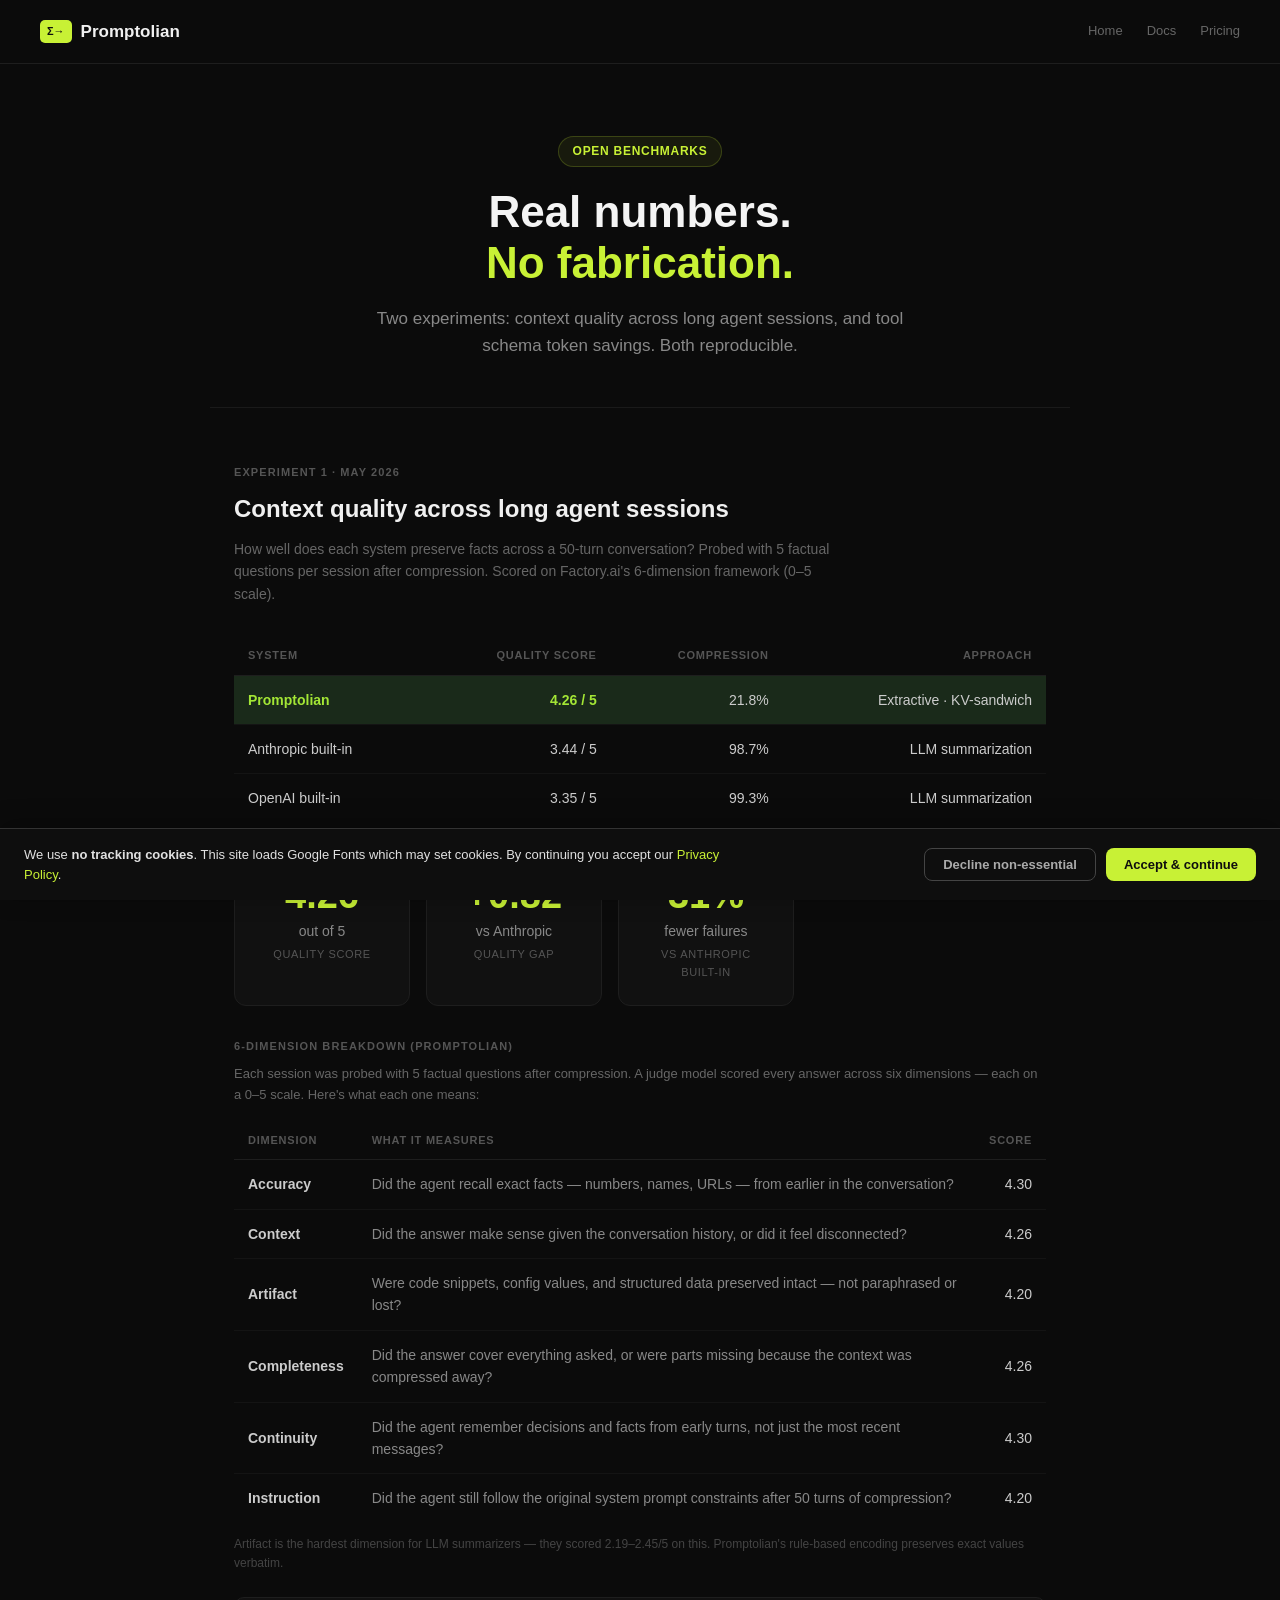
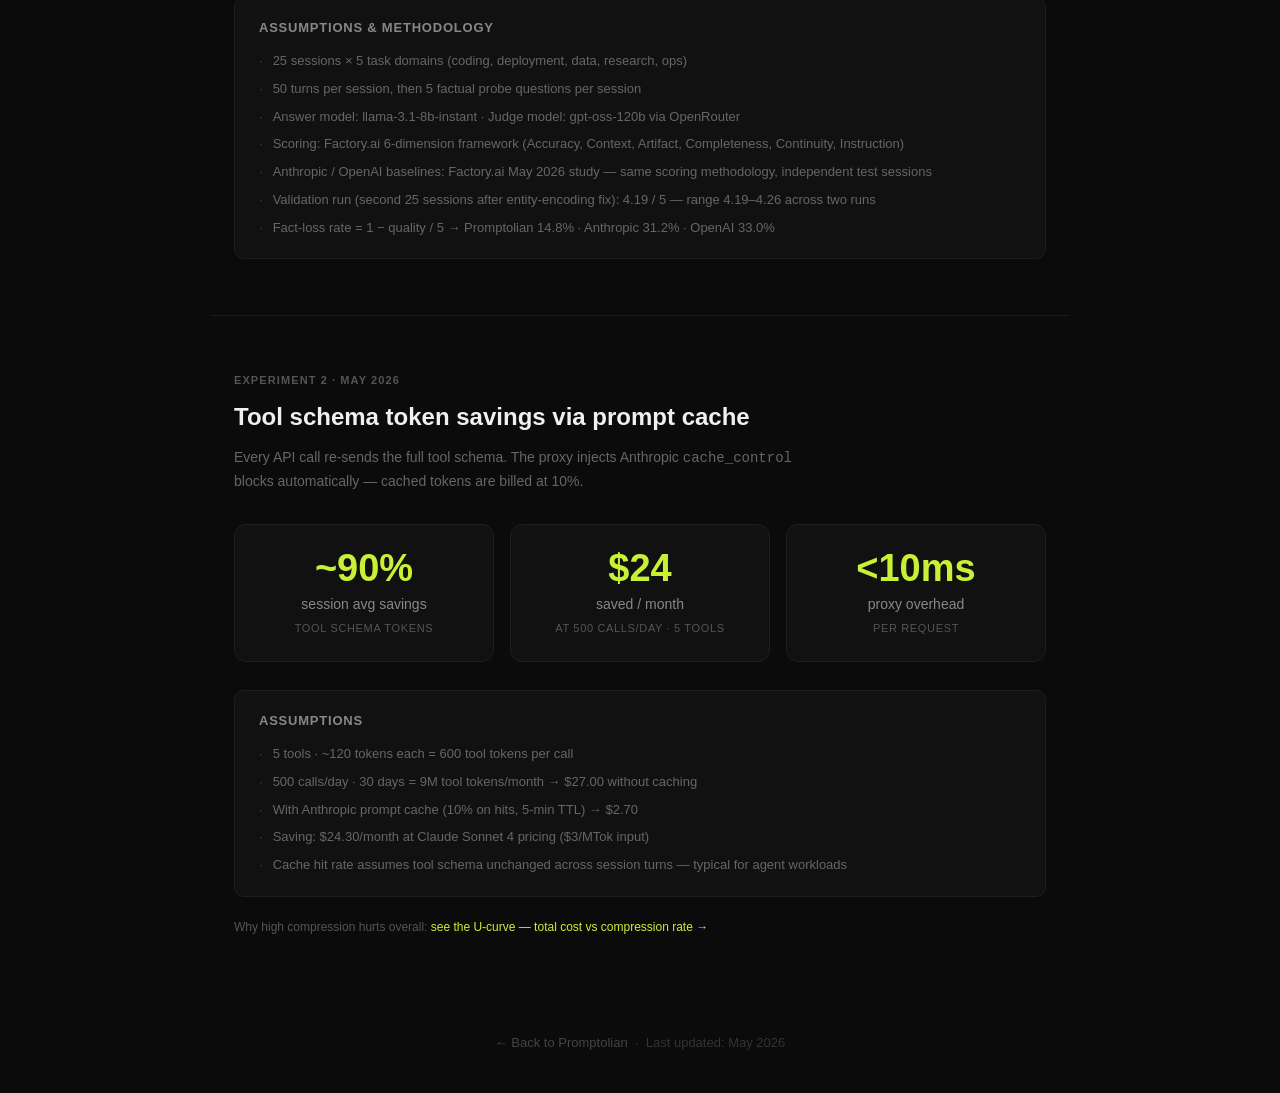
<file: website/benchmarks.html>
<!DOCTYPE html>
<html lang="en">
<head>
<meta charset="utf-8">
<meta name="viewport" content="width=device-width,initial-scale=1">
<title>Benchmarks — Promptolian</title>
<meta name="description" content="Promptolian context quality benchmark: 4.26/5 vs Anthropic 3.44/5 vs OpenAI 3.35/5. Factory.ai 6-dimension scoring methodology.">
<style>
*{box-sizing:border-box;margin:0;padding:0}
body{font-family:-apple-system,BlinkMacSystemFont,'Segoe UI',sans-serif;background:#0b0b0b;color:#e0e0e0;font-size:15px;line-height:1.6}
a{color:#c8f135;text-decoration:none}
a:hover{text-decoration:underline}

.nav{display:flex;align-items:center;justify-content:space-between;padding:18px 40px;border-bottom:1px solid #1e1e1e;background:#0b0b0b;position:sticky;top:0;z-index:10}
.nav-logo{font-size:17px;font-weight:700;color:#f0f0f0;display:flex;align-items:center;gap:9px}
.nav-logo-tag{background:#c8f135;color:#0e0e0e;font-size:11px;font-weight:700;padding:3px 7px;border-radius:5px}
.nav-links{display:flex;gap:24px;font-size:13px}
.nav-links a{color:#666}
.nav-links a:hover{color:#c8f135}

.hero{text-align:center;padding:72px 24px 48px}
.hero-tag{display:inline-block;background:#c8f13511;border:1px solid #c8f13533;color:#c8f135;font-size:12px;font-weight:600;padding:5px 14px;border-radius:20px;margin-bottom:20px;letter-spacing:.06em;text-transform:uppercase}
.hero h1{font-size:44px;font-weight:700;color:#f4f4f4;line-height:1.15;margin-bottom:16px}
.hero h1 span{color:#c8f135}
.hero p{font-size:17px;color:#888;max-width:560px;margin:0 auto}

.section{max-width:860px;margin:0 auto;padding:56px 24px}
.section-label{font-size:11px;text-transform:uppercase;letter-spacing:.1em;color:#555;font-weight:600;margin-bottom:8px}
.section-title{font-size:24px;font-weight:700;color:#f0f0f0;margin-bottom:10px}
.section-sub{font-size:14px;color:#666;margin-bottom:32px;max-width:600px}

.divider{height:1px;background:#1a1a1a;max-width:860px;margin:0 auto}

table{width:100%;border-collapse:collapse;font-size:14px}
th{text-align:left;padding:10px 14px;font-size:11px;text-transform:uppercase;letter-spacing:.07em;color:#555;border-bottom:1px solid #1e1e1e;font-weight:600}
th:not(:first-child){text-align:right}
td{padding:13px 14px;border-bottom:1px solid #141414;color:#ccc}
td:not(:first-child){text-align:right}
tr:last-child td{border-bottom:none}
tr:hover td{background:#111}
.highlight td{background:#1a2a1a}
.highlight td strong{color:#a3e635}

.cards{display:grid;grid-template-columns:repeat(3,1fr);gap:16px;margin:28px 0}
.card{background:#111;border:1px solid #1e1e1e;border-radius:12px;padding:24px;text-align:center}
.card-val{font-size:38px;font-weight:700;color:#c8f135;line-height:1}
.card-unit{font-size:14px;color:#888;margin-top:6px}
.card-lbl{font-size:11px;color:#555;margin-top:4px;text-transform:uppercase;letter-spacing:.06em}

.note{font-size:12px;color:#555;margin-top:16px;line-height:1.7}
.note code{color:#666;background:#111;padding:1px 5px;border-radius:3px}

.assumptions{background:#111;border:1px solid #1e1e1e;border-radius:10px;padding:20px 24px;margin-top:24px}
.assumptions h4{font-size:13px;font-weight:600;color:#888;margin-bottom:12px;text-transform:uppercase;letter-spacing:.06em}
.assumptions ul{list-style:none;display:flex;flex-direction:column;gap:7px}
.assumptions li{font-size:13px;color:#666;display:flex;gap:10px}
.assumptions li::before{content:'·';color:#444;flex-shrink:0}

.footer{text-align:center;padding:40px 24px;color:#333;font-size:13px}
.footer a{color:#444}
</style>
</head>
<body>
<div id="gdpr-banner" style="display:none;position:fixed;bottom:0;left:0;right:0;z-index:9999;background:#0e0e0e;color:#e0e0e0;padding:16px 24px;align-items:center;justify-content:space-between;gap:16px;flex-wrap:wrap;border-top:1px solid #333;font-size:13px;line-height:1.5;box-shadow:0 -4px 24px rgba(0,0,0,.3)">
  <p style="margin:0;max-width:700px">We use <strong>no tracking cookies</strong>. This site loads Google Fonts which may set cookies. By continuing you accept our <a href="privacy.html" style="color:#c8f135;text-decoration:none">Privacy Policy</a>.</p>
  <div style="display:flex;gap:10px;flex-shrink:0">
    <button onclick="gdprDecline()" style="padding:8px 18px;border-radius:8px;border:1px solid #444;cursor:pointer;font-size:13px;font-weight:600;background:transparent;color:#aaa">Decline non-essential</button>
    <button onclick="gdprAccept()" style="padding:8px 18px;border-radius:8px;border:none;cursor:pointer;font-size:13px;font-weight:600;background:#c8f135;color:#0e0e0e">Accept &amp; continue</button>
  </div>
</div>
<script>(function(){var k='promptolian_gdpr';if(!localStorage.getItem(k))document.getElementById('gdpr-banner').style.display='flex';window.gdprAccept=function(){localStorage.setItem(k,'accepted');document.getElementById('gdpr-banner').style.display='none';};window.gdprDecline=function(){localStorage.setItem(k,'declined');document.getElementById('gdpr-banner').style.display='none';try{localStorage.removeItem('_ptl_vid');}catch(e){}};})();</script>

<nav class="nav">
  <a href="index.html" class="nav-logo"><span class="nav-logo-tag">Σ→</span> Promptolian</a>
  <div class="nav-links">
    <a href="index.html">Home</a>
    <a href="docs.html">Docs</a>
    <a href="pricing.html">Pricing</a>
  </div>
</nav>

<div class="hero">
  <div class="hero-tag">Open Benchmarks</div>
  <h1>Real numbers.<br><span>No fabrication.</span></h1>
  <p>Two experiments: context quality across long agent sessions, and tool schema token savings. Both reproducible.</p>
</div>

<div class="divider"></div>

<!-- EXPERIMENT 1: CONTEXT QUALITY -->
<div class="section">
  <div class="section-label">Experiment 1 · May 2026</div>
  <div class="section-title">Context quality across long agent sessions</div>
  <div class="section-sub">How well does each system preserve facts across a 50-turn conversation? Probed with 5 factual questions per session after compression. Scored on Factory.ai's 6-dimension framework (0–5 scale).</div>

  <table>
    <thead>
      <tr>
        <th>System</th>
        <th>Quality score</th>
        <th>Compression</th>
        <th>Approach</th>
      </tr>
    </thead>
    <tbody>
      <tr class="highlight">
        <td><strong>Promptolian</strong></td>
        <td><strong>4.26 / 5</strong></td>
        <td>21.8%</td>
        <td>Extractive · KV-sandwich</td>
      </tr>
      <tr>
        <td>Anthropic built-in</td>
        <td>3.44 / 5</td>
        <td>98.7%</td>
        <td>LLM summarization</td>
      </tr>
      <tr>
        <td>OpenAI built-in</td>
        <td>3.35 / 5</td>
        <td>99.3%</td>
        <td>LLM summarization</td>
      </tr>
    </tbody>
  </table>

  <div class="cards" style="grid-template-columns:repeat(3,1fr);max-width:560px">
    <div class="card">
      <div class="card-val">4.26</div>
      <div class="card-unit">out of 5</div>
      <div class="card-lbl">Quality score</div>
    </div>
    <div class="card">
      <div class="card-val">+0.82</div>
      <div class="card-unit">vs Anthropic</div>
      <div class="card-lbl">Quality gap</div>
    </div>
    <div class="card">
      <div class="card-val">31%</div>
      <div class="card-unit">fewer failures</div>
      <div class="card-lbl">vs Anthropic built-in</div>
    </div>
  </div>

  <div style="margin-top:32px">
    <div class="section-label">6-Dimension Breakdown (Promptolian)</div>
    <p style="font-size:13px;color:#666;margin:8px 0 16px">Each session was probed with 5 factual questions after compression. A judge model scored every answer across six dimensions — each on a 0–5 scale. Here's what each one means:</p>
    <table style="margin-top:4px">
      <thead>
        <tr><th>Dimension</th><th style="text-align:left">What it measures</th><th>Score</th></tr>
      </thead>
      <tbody>
        <tr>
          <td><strong>Accuracy</strong></td>
          <td style="text-align:left;color:#888">Did the agent recall exact facts — numbers, names, URLs — from earlier in the conversation?</td>
          <td>4.30</td>
        </tr>
        <tr>
          <td><strong>Context</strong></td>
          <td style="text-align:left;color:#888">Did the answer make sense given the conversation history, or did it feel disconnected?</td>
          <td>4.26</td>
        </tr>
        <tr>
          <td><strong>Artifact</strong></td>
          <td style="text-align:left;color:#888">Were code snippets, config values, and structured data preserved intact — not paraphrased or lost?</td>
          <td>4.20</td>
        </tr>
        <tr>
          <td><strong>Completeness</strong></td>
          <td style="text-align:left;color:#888">Did the answer cover everything asked, or were parts missing because the context was compressed away?</td>
          <td>4.26</td>
        </tr>
        <tr>
          <td><strong>Continuity</strong></td>
          <td style="text-align:left;color:#888">Did the agent remember decisions and facts from early turns, not just the most recent messages?</td>
          <td>4.30</td>
        </tr>
        <tr>
          <td><strong>Instruction</strong></td>
          <td style="text-align:left;color:#888">Did the agent still follow the original system prompt constraints after 50 turns of compression?</td>
          <td>4.20</td>
        </tr>
      </tbody>
    </table>
    <p style="font-size:12px;color:#444;margin-top:12px">Artifact is the hardest dimension for LLM summarizers — they scored 2.19–2.45/5 on this. Promptolian's rule-based encoding preserves exact values verbatim.</p>
  </div>

  <div class="assumptions">
    <h4>Assumptions &amp; methodology</h4>
    <ul>
      <li>25 sessions × 5 task domains (coding, deployment, data, research, ops)</li>
      <li>50 turns per session, then 5 factual probe questions per session</li>
      <li>Answer model: llama-3.1-8b-instant · Judge model: gpt-oss-120b via OpenRouter</li>
      <li>Scoring: Factory.ai 6-dimension framework (Accuracy, Context, Artifact, Completeness, Continuity, Instruction)</li>
      <li>Anthropic / OpenAI baselines: Factory.ai May 2026 study — same scoring methodology, independent test sessions</li>
      <li>Validation run (second 25 sessions after entity-encoding fix): 4.19 / 5 — range 4.19–4.26 across two runs</li>
      <li>Fact-loss rate = 1 − quality / 5 → Promptolian 14.8% · Anthropic 31.2% · OpenAI 33.0%</li>
    </ul>
  </div>
</div>

<div class="divider"></div>

<!-- EXPERIMENT 2: TOOL SCHEMA CACHING -->
<div class="section">
  <div class="section-label">Experiment 2 · May 2026</div>
  <div class="section-title">Tool schema token savings via prompt cache</div>
  <div class="section-sub">Every API call re-sends the full tool schema. The proxy injects Anthropic <code>cache_control</code> blocks automatically — cached tokens are billed at 10%.</div>

  <div class="cards">
    <div class="card">
      <div class="card-val">~90%</div>
      <div class="card-unit">session avg savings</div>
      <div class="card-lbl">Tool schema tokens</div>
    </div>
    <div class="card">
      <div class="card-val">$24</div>
      <div class="card-unit">saved / month</div>
      <div class="card-lbl">at 500 calls/day · 5 tools</div>
    </div>
    <div class="card">
      <div class="card-val">&lt;10ms</div>
      <div class="card-unit">proxy overhead</div>
      <div class="card-lbl">per request</div>
    </div>
  </div>

  <div class="assumptions">
    <h4>Assumptions</h4>
    <ul>
      <li>5 tools · ~120 tokens each = 600 tool tokens per call</li>
      <li>500 calls/day · 30 days = 9M tool tokens/month → $27.00 without caching</li>
      <li>With Anthropic prompt cache (10% on hits, 5-min TTL) → $2.70</li>
      <li>Saving: $24.30/month at Claude Sonnet 4 pricing ($3/MTok input)</li>
      <li>Cache hit rate assumes tool schema unchanged across session turns — typical for agent workloads</li>
    </ul>
  </div>

  <p class="note" style="margin-top:20px">
    Why high compression hurts overall: <a href="ucurve.html">see the U-curve — total cost vs compression rate →</a>
  </p>
</div>

<div class="footer">
  <p><a href="index.html">← Back to Promptolian</a> &nbsp;·&nbsp; Last updated: May 2026</p>
</div>

<script src="tracker.js" defer></script>
</body>
</html>
</file>
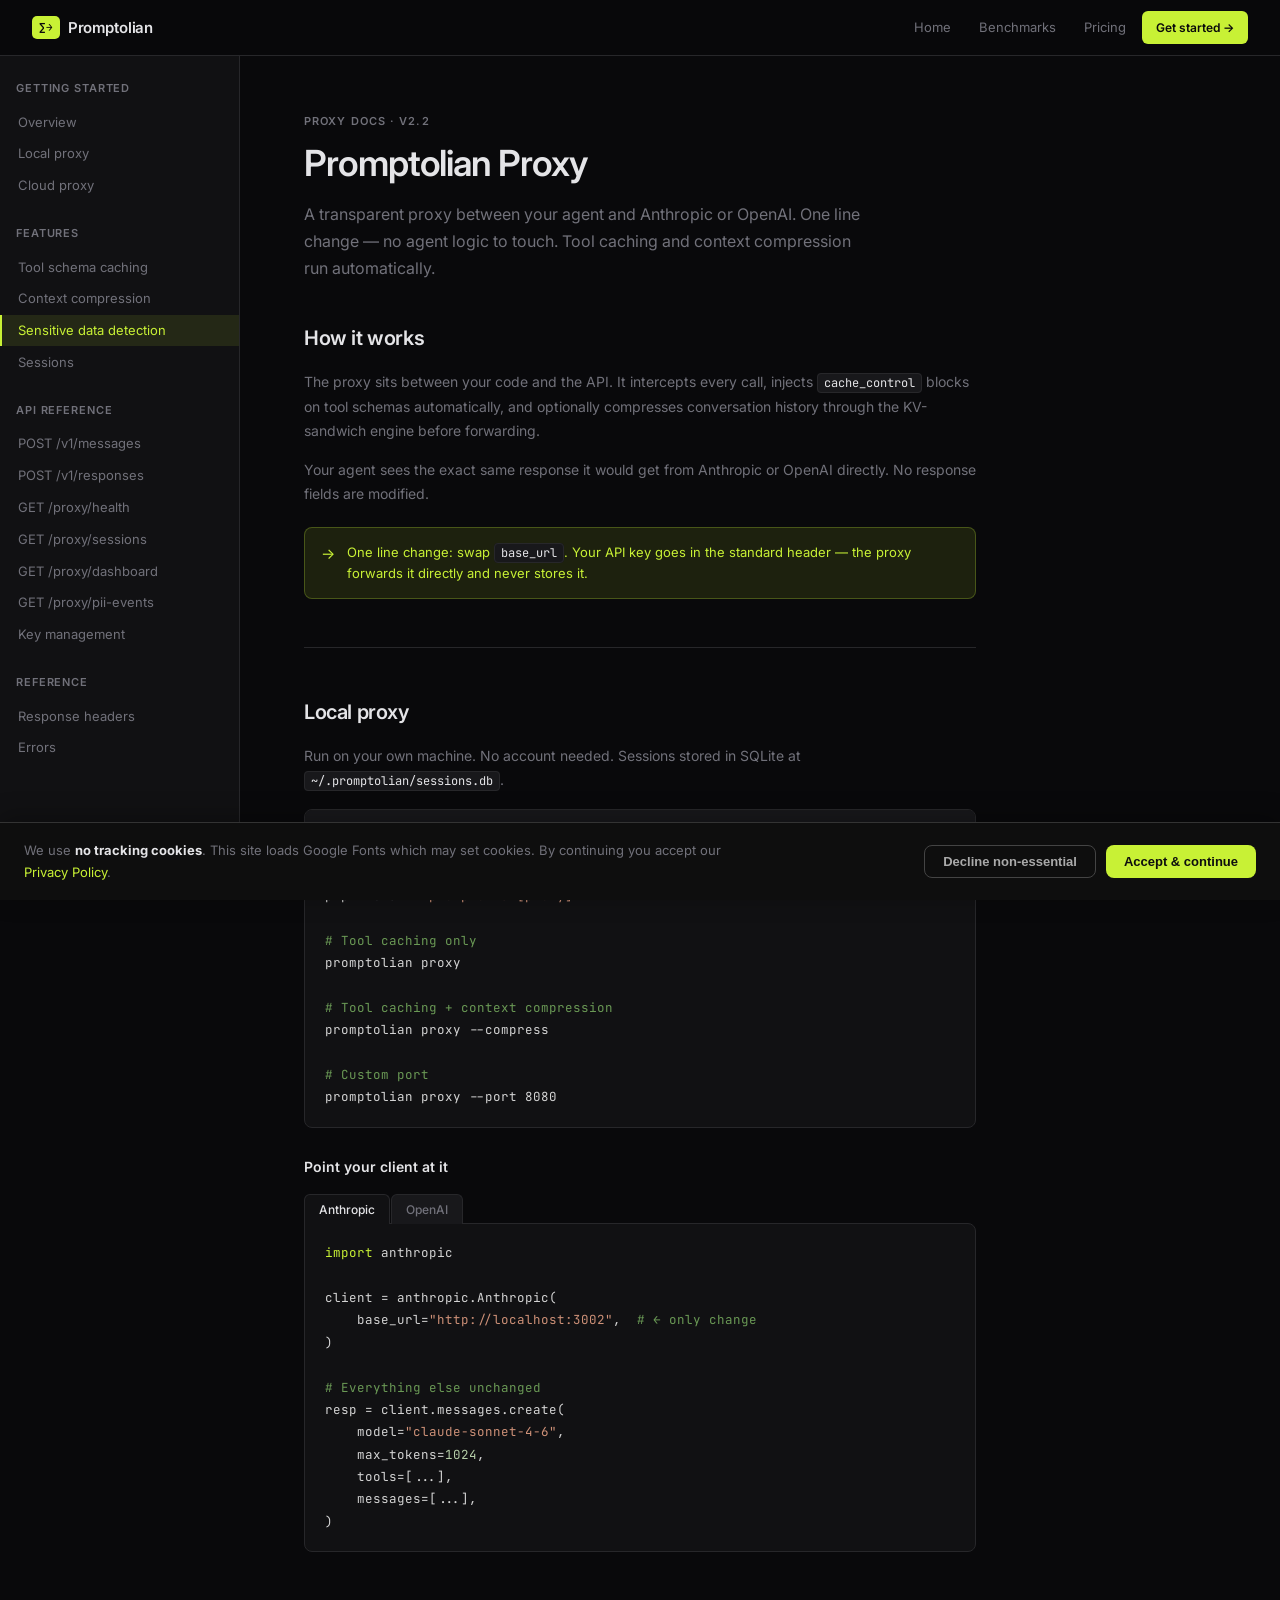
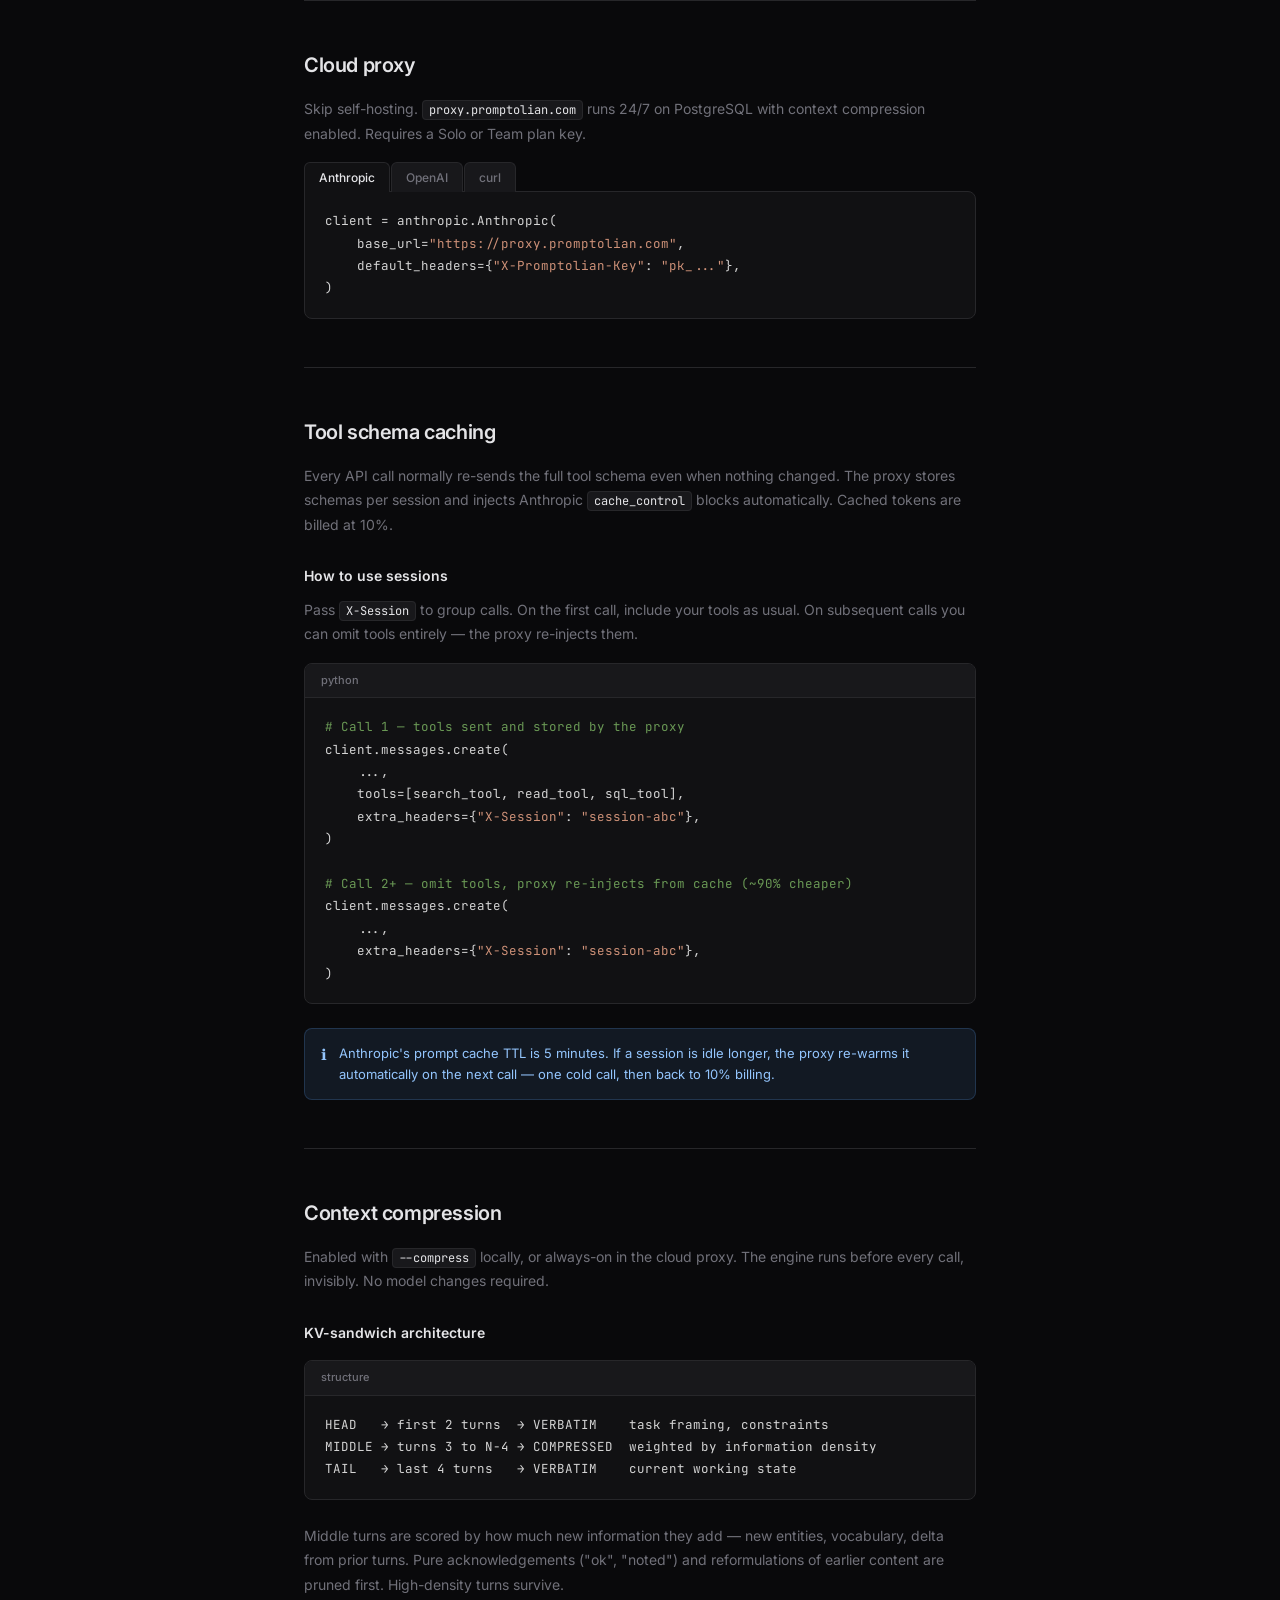
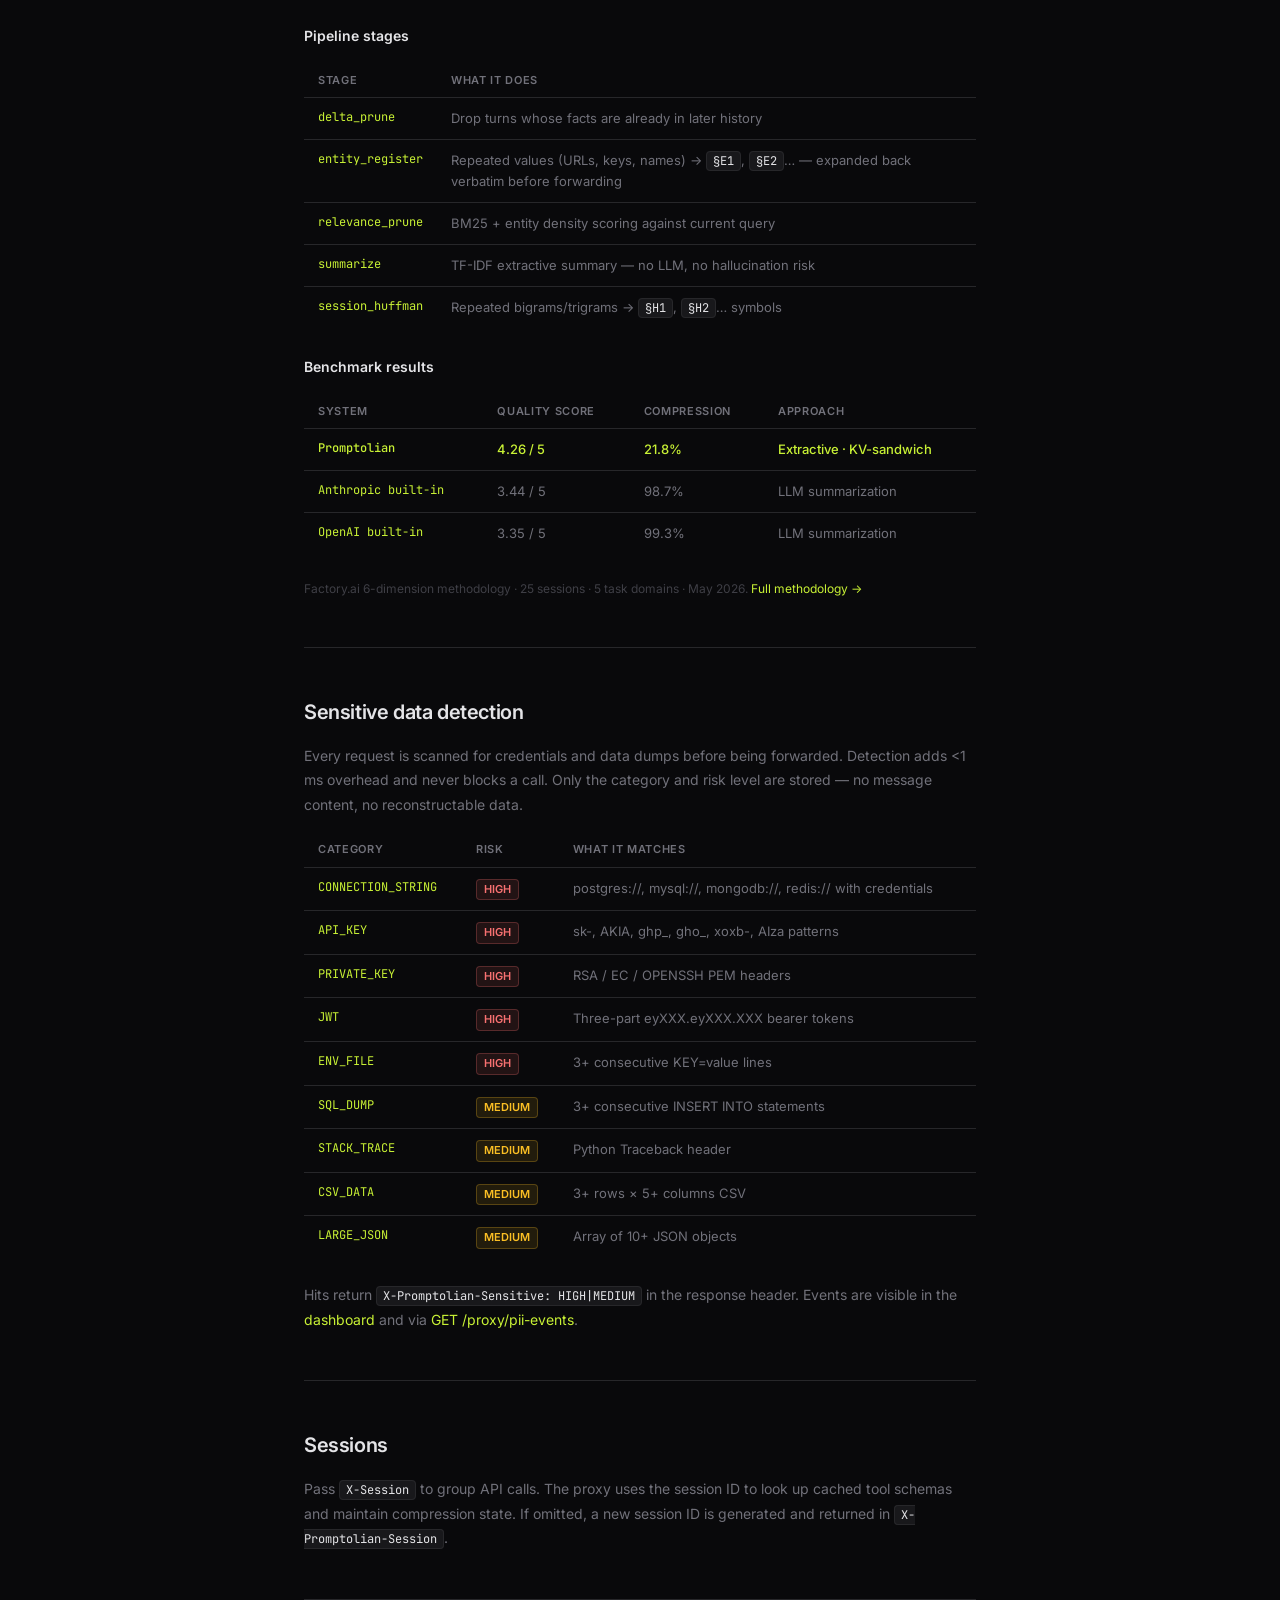
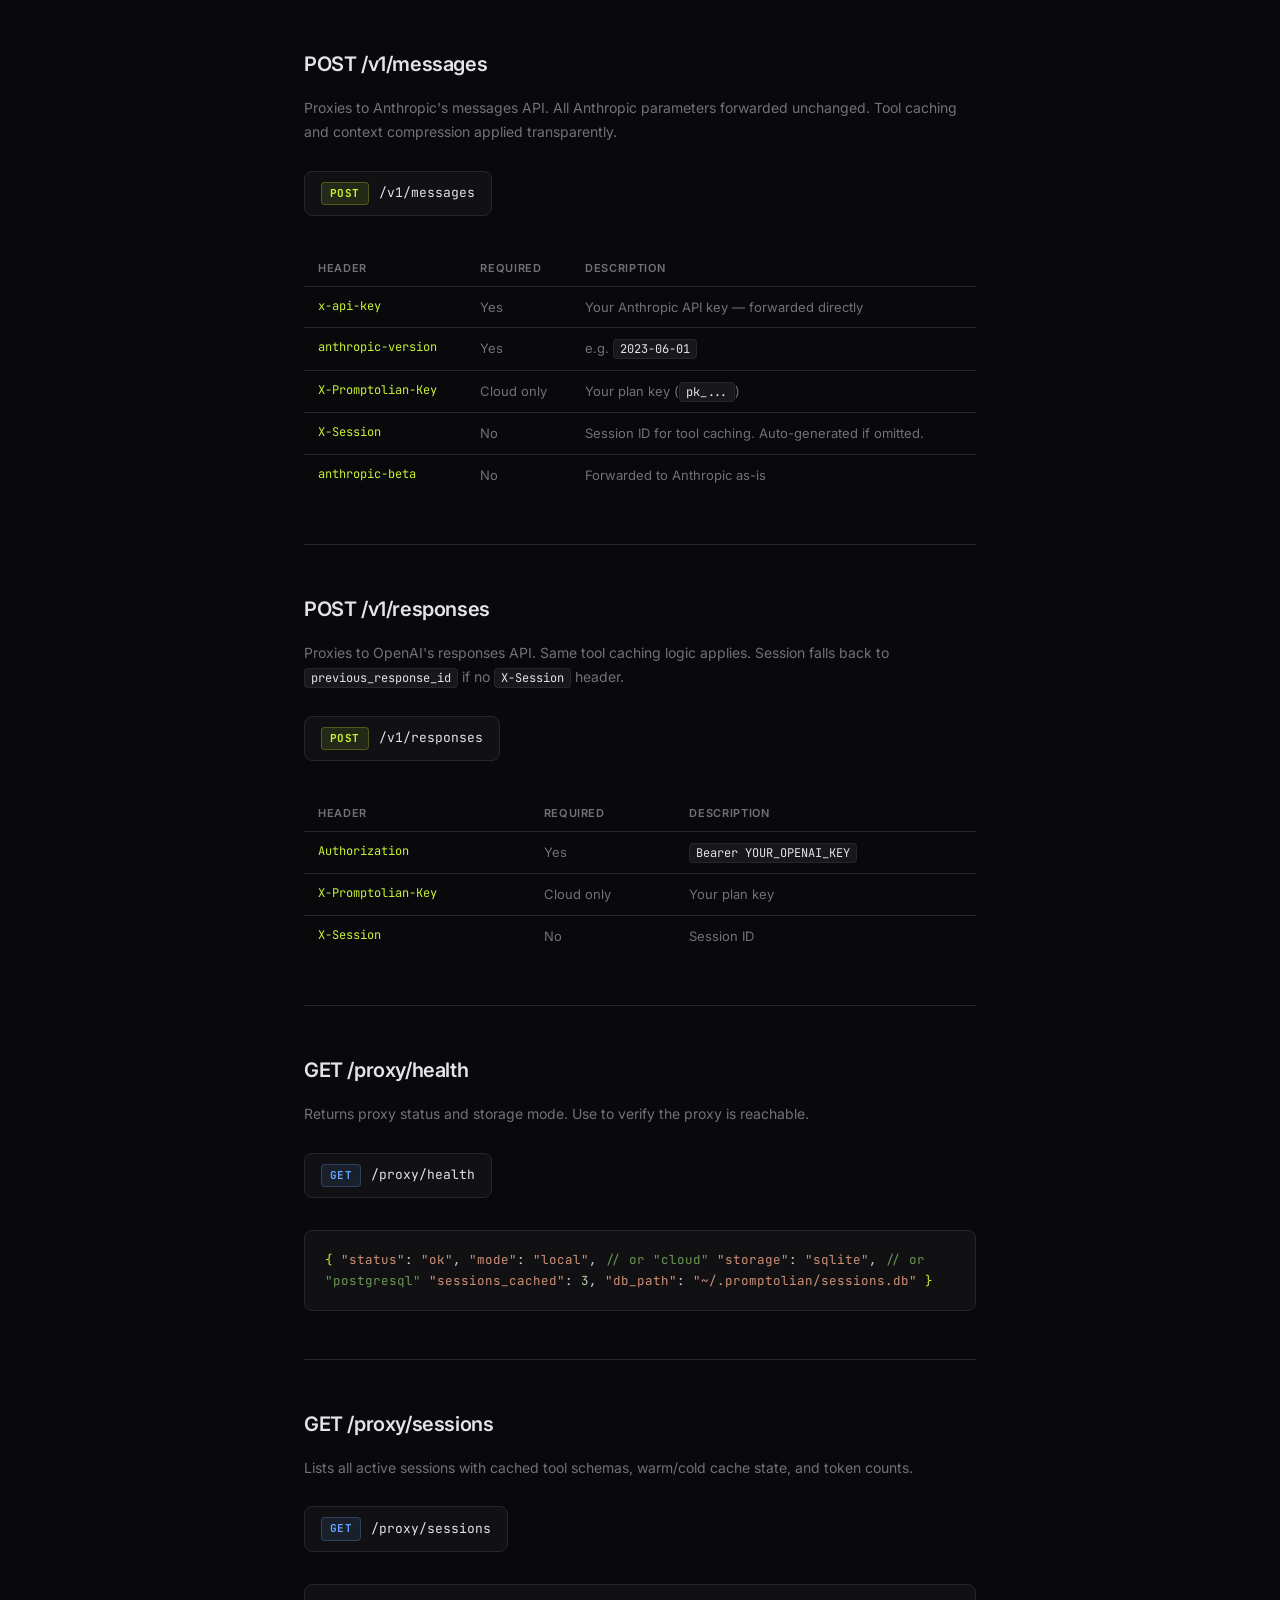
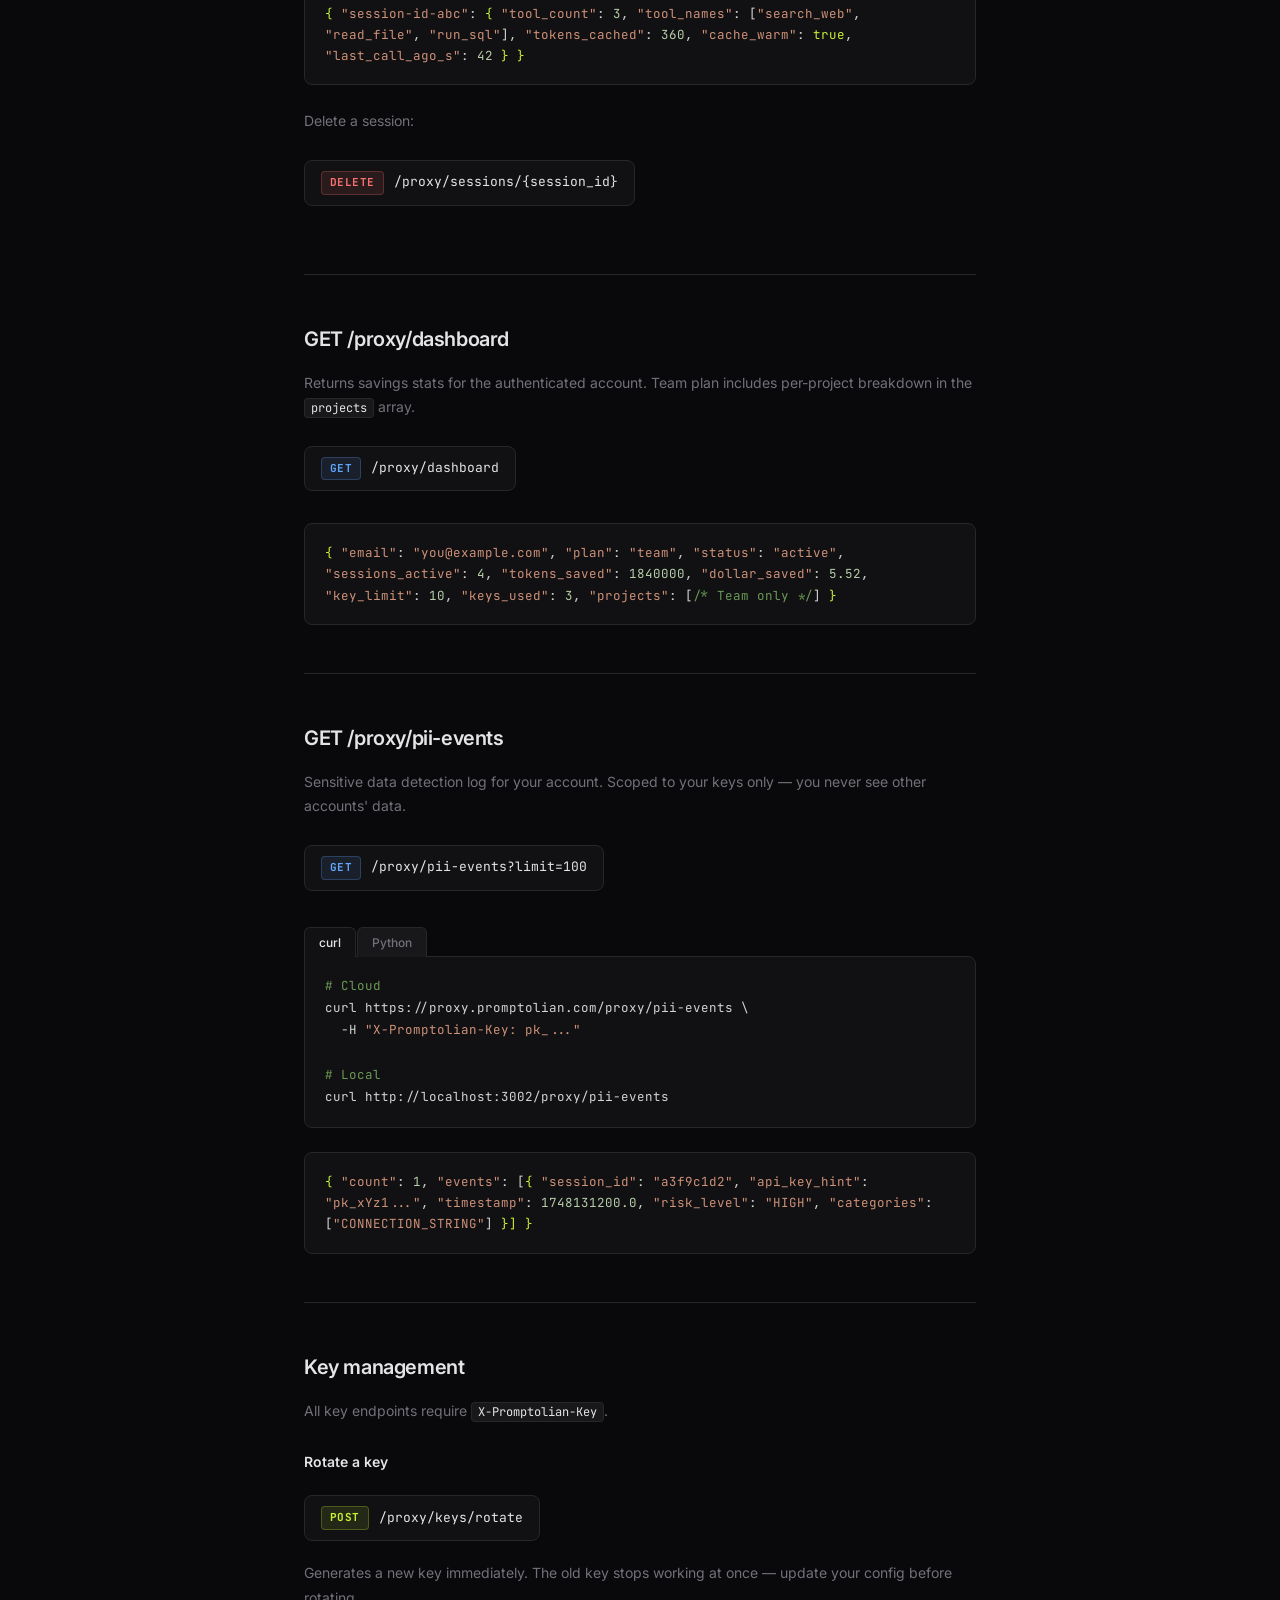
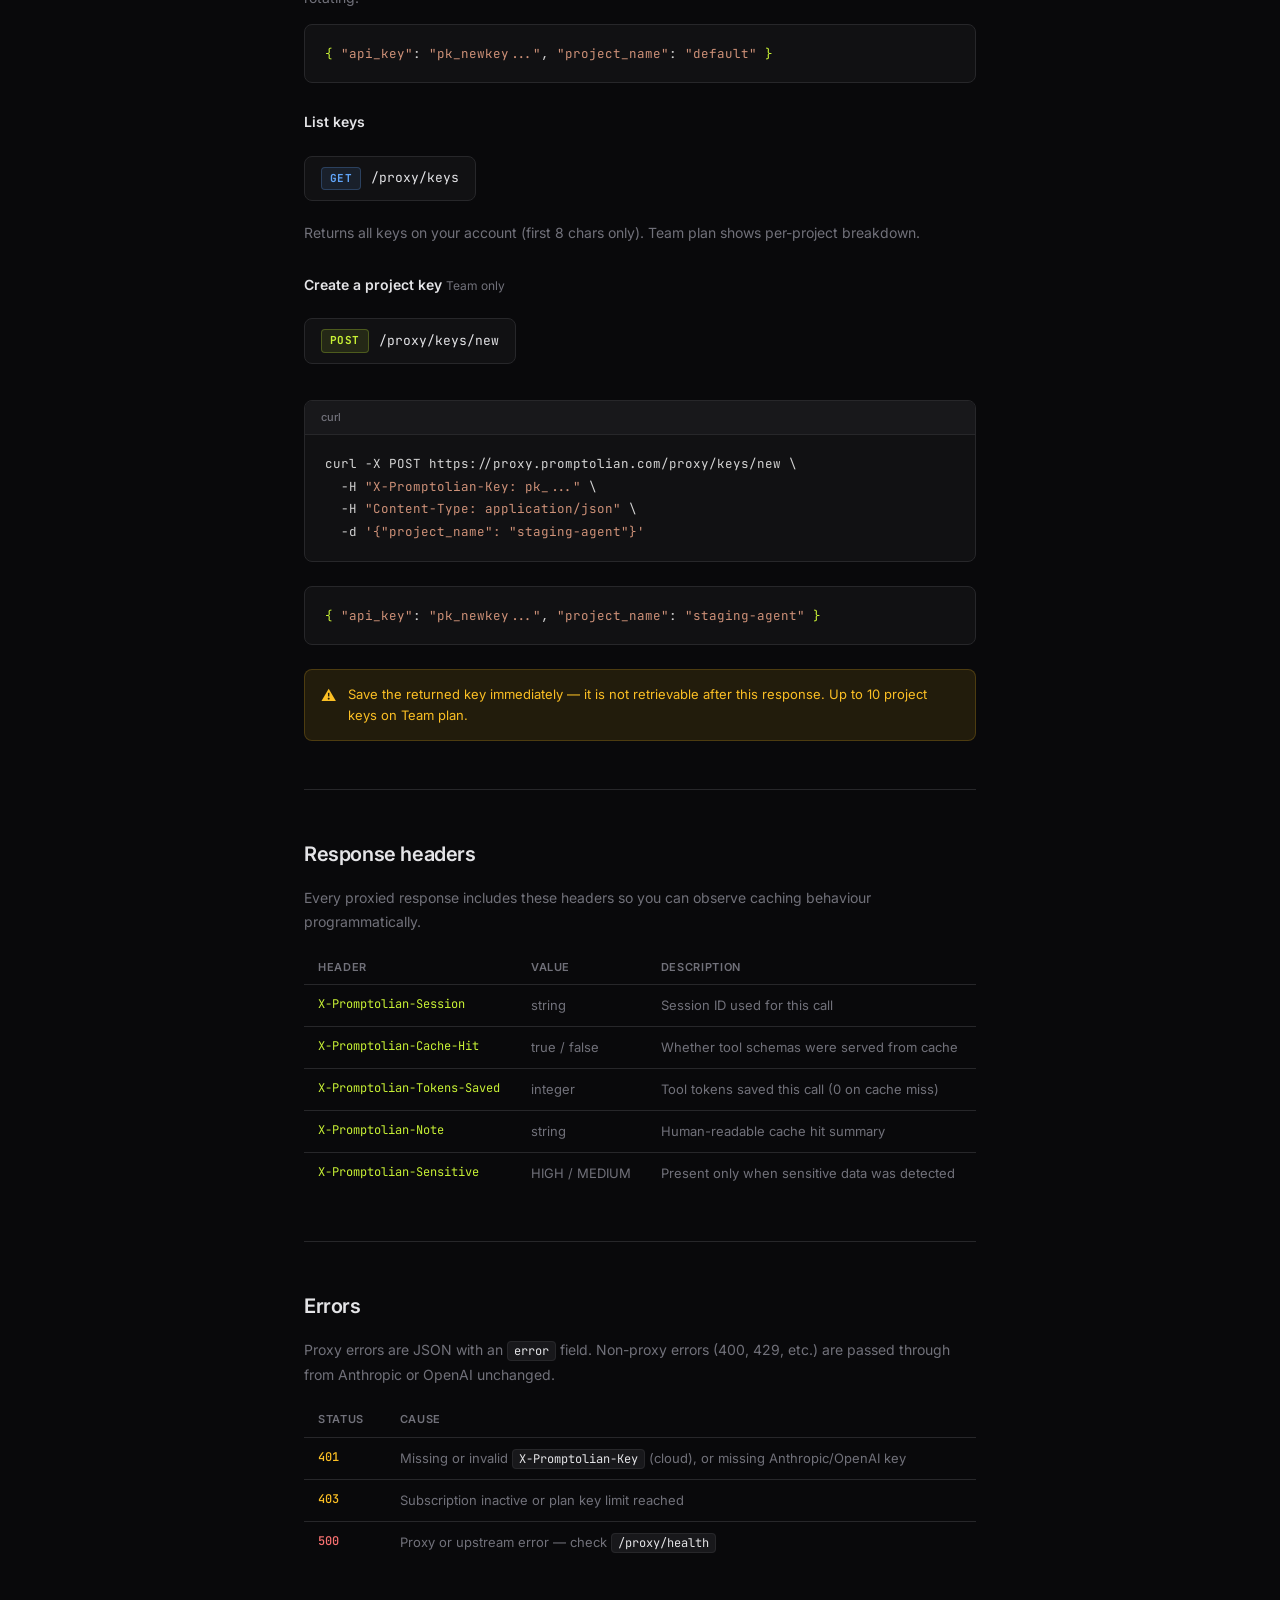
<file: website/docs.html>
<!DOCTYPE html>
<html lang="en">
<head>
<meta charset="UTF-8">
<meta name="viewport" content="width=device-width, initial-scale=1.0">
<title>Docs — Promptolian</title>
<style>
@import url('https://fonts.googleapis.com/css2?family=Inter:wght@400;500;600&family=JetBrains+Mono:wght@400;500&display=swap');

:root {
  --bg:       #09090b;
  --surface:  #111113;
  --surface2: #18181b;
  --border:   #27272a;
  --border2:  #3f3f46;
  --text:     #e4e4e7;
  --muted:    #71717a;
  --subtle:   #3f3f46;
  --lime:     #c8f135;
  --lime-dim: rgba(200,241,53,.10);
  --lime-border: rgba(200,241,53,.25);
  --blue:     #60a5fa;
  --blue-dim: rgba(96,165,250,.10);
  --red:      #f87171;
  --red-dim:  rgba(248,113,113,.10);
  --amber:    #fbbf24;
  --amber-dim:rgba(251,191,36,.10);
  --radius:   8px;
  --sidebar-w:240px;
}

*, *::before, *::after { box-sizing: border-box; margin: 0; padding: 0; }

body {
  font-family: 'Inter', -apple-system, sans-serif;
  background: var(--bg);
  color: var(--text);
  font-size: 14px;
  line-height: 1.6;
  -webkit-font-smoothing: antialiased;
}

a { color: var(--lime); text-decoration: none; }
a:hover { text-decoration: underline; }

/* ── Top nav ── */
.topnav {
  position: sticky; top: 0; z-index: 50;
  display: flex; align-items: center; justify-content: space-between;
  padding: 0 32px; height: 56px;
  background: rgba(9,9,11,.85);
  backdrop-filter: blur(12px);
  border-bottom: 1px solid var(--border);
}
.nav-logo {
  display: flex; align-items: center; gap: 8px;
  font-size: 15px; font-weight: 600; color: var(--text);
  text-decoration: none; letter-spacing: -.01em;
}
.logo-mark {
  background: var(--lime); color: #0a0a0b;
  font-size: 11px; font-weight: 700; font-family: 'JetBrains Mono', monospace;
  padding: 3px 7px; border-radius: 5px;
}
.nav-links { display: flex; align-items: center; gap: 4px; }
.nav-links a {
  font-size: 13px; color: var(--muted); padding: 6px 12px;
  border-radius: 6px; transition: color .15s, background .15s;
}
.nav-links a:hover { color: var(--text); background: var(--surface2); text-decoration: none; }
.nav-cta {
  background: var(--lime); color: #0a0a0b !important;
  font-weight: 600; font-size: 12px !important;
  padding: 7px 14px !important; border-radius: 6px !important;
}
.nav-cta:hover { opacity: .9; background: var(--lime) !important; }

/* ── Layout ── */
.layout {
  display: grid;
  grid-template-columns: var(--sidebar-w) 1fr;
  min-height: calc(100vh - 56px);
}

/* ── Sidebar ── */
.sidebar {
  position: sticky; top: 56px; height: calc(100vh - 56px);
  overflow-y: auto; padding: 24px 0;
  background: var(--surface);
  border-right: 1px solid var(--border);
}
.sidebar-group { margin-bottom: 24px; }
.sidebar-label {
  display: block; padding: 0 16px 8px;
  font-size: 11px; font-weight: 600; text-transform: uppercase;
  letter-spacing: .08em; color: var(--muted);
}
.sidebar a {
  display: block; padding: 5px 16px;
  font-size: 13px; color: var(--muted);
  border-radius: 0; transition: color .12s, background .12s;
  border-left: 2px solid transparent;
  margin: 1px 0;
}
.sidebar a:hover { color: var(--text); background: var(--surface2); text-decoration: none; }
.sidebar a.active { color: var(--lime); background: var(--lime-dim); border-left-color: var(--lime); }

/* ── Main content ── */
.main {
  padding: 56px 64px;
  max-width: 800px;
  min-width: 0;
}

.page-eyebrow {
  font-size: 11px; font-weight: 600; text-transform: uppercase;
  letter-spacing: .1em; color: var(--muted); margin-bottom: 12px;
}
.page-title {
  font-size: 36px; font-weight: 600; color: var(--text);
  letter-spacing: -.03em; line-height: 1.15; margin-bottom: 16px;
}
.page-lead {
  font-size: 16px; color: var(--muted); line-height: 1.7;
  margin-bottom: 40px; max-width: 560px;
}

h2 {
  font-size: 20px; font-weight: 600; color: var(--text);
  letter-spacing: -.02em; margin: 48px 0 16px;
  padding-top: 48px; border-top: 1px solid var(--border);
  scroll-margin-top: 80px;
}
h2:first-of-type { margin-top: 0; padding-top: 0; border-top: none; }
h3 {
  font-size: 14px; font-weight: 600; color: var(--text);
  margin: 28px 0 10px; scroll-margin-top: 80px;
}
p { color: var(--muted); margin-bottom: 14px; line-height: 1.75; }
strong { color: var(--text); }

/* ── Code ── */
.code-block {
  background: var(--surface);
  border: 1px solid var(--border);
  border-radius: var(--radius);
  overflow: hidden;
  margin: 16px 0 24px;
  font-family: 'JetBrains Mono', monospace;
}
.code-block-header {
  display: flex; align-items: center; justify-content: space-between;
  padding: 8px 16px;
  background: var(--surface2);
  border-bottom: 1px solid var(--border);
  font-size: 11px; color: var(--muted); font-weight: 500;
  font-family: 'Inter', sans-serif;
}
.code-block pre { padding: 18px 20px; overflow-x: auto; }
code { font-family: 'JetBrains Mono', monospace; font-size: 12.5px; line-height: 1.7; color: #d4d4d4; }
.kw{color:var(--lime)}.str{color:#ce9178}.cmt{color:#6a9955}.fn{color:#dcdcaa}.num{color:#b5cea8}.type{color:#4ec9b0}.var{color:#9cdcfe}
code.inline {
  font-family: 'JetBrains Mono', monospace;
  font-size: 12px; color: var(--text);
  background: var(--surface2); border: 1px solid var(--border);
  padding: 1px 6px; border-radius: 4px;
}

/* ── Tabbed code ── */
.tabs { margin: 16px 0 24px; }
.tab-bar {
  display: flex; gap: 1px; flex-wrap: wrap;
  margin-bottom: -1px; position: relative; z-index: 1;
}
.tab-btn {
  padding: 7px 14px; font-size: 12px; font-weight: 500;
  color: var(--muted); cursor: pointer;
  background: var(--surface2); border: 1px solid var(--border);
  border-bottom: none; border-radius: 6px 6px 0 0;
  font-family: 'Inter', sans-serif; transition: color .12s;
}
.tab-btn.active { color: var(--text); background: var(--surface); }
.tab-pane { display: none; }
.tab-pane.active {
  display: block;
  background: var(--surface);
  border: 1px solid var(--border);
  border-radius: 0 var(--radius) var(--radius) var(--radius);
  overflow: hidden;
}
.tab-pane pre { padding: 18px 20px; overflow-x: auto; }

/* ── Endpoint pill ── */
.endpoint {
  display: inline-flex; align-items: center; gap: 10px;
  background: var(--surface); border: 1px solid var(--border);
  border-radius: var(--radius); padding: 10px 16px;
  margin: 12px 0 20px;
  font-family: 'JetBrains Mono', monospace; font-size: 13px;
}
.method {
  font-size: 11px; font-weight: 700; letter-spacing: .04em;
  padding: 2px 8px; border-radius: 4px;
  font-family: 'JetBrains Mono', monospace;
}
.post { background: var(--lime-dim); color: var(--lime); border: 1px solid var(--lime-border); }
.get  { background: var(--blue-dim); color: var(--blue); border: 1px solid rgba(96,165,250,.25); }
.del  { background: var(--red-dim);  color: var(--red);  border: 1px solid rgba(248,113,113,.25); }
.path { color: var(--text); }

/* ── Tables ── */
table { width: 100%; border-collapse: collapse; margin: 16px 0 24px; font-size: 13px; }
thead th {
  text-align: left; font-size: 11px; font-weight: 600;
  text-transform: uppercase; letter-spacing: .06em;
  color: var(--muted); padding: 8px 14px;
  border-bottom: 1px solid var(--border);
}
tbody td {
  padding: 10px 14px; border-bottom: 1px solid var(--border);
  color: var(--muted); vertical-align: top;
}
tbody tr:last-child td { border-bottom: none; }
tbody td:first-child { font-family: 'JetBrains Mono', monospace; font-size: 12px; color: var(--lime); }

/* ── Response block ── */
.resp {
  background: var(--surface); border: 1px solid var(--border);
  border-radius: var(--radius); padding: 18px 20px;
  margin: 12px 0 24px; overflow-x: auto;
  font-family: 'JetBrains Mono', monospace; font-size: 12.5px;
  line-height: 1.7; color: #d4d4d4;
}

/* ── Callouts ── */
.callout {
  display: flex; gap: 12px; align-items: flex-start;
  padding: 14px 16px; border-radius: var(--radius);
  margin: 20px 0; font-size: 13px; line-height: 1.6;
}
.callout-icon { flex-shrink: 0; font-size: 15px; line-height: 1.6; }
.callout-info  { background: var(--blue-dim);  border: 1px solid rgba(96,165,250,.2);  color: #93c5fd; }
.callout-warn  { background: var(--amber-dim); border: 1px solid rgba(251,191,36,.2);  color: var(--amber); }
.callout-lime  { background: var(--lime-dim);  border: 1px solid var(--lime-border);   color: var(--lime); }

/* ── Status codes ── */
.status { display: inline-block; font-family: 'JetBrains Mono', monospace; font-size: 12px; font-weight: 500; }
.s-ok   { color: #4ade80; }
.s-warn { color: var(--amber); }
.s-err  { color: var(--red); }

/* ── Risk badges ── */
.risk-high   { display:inline-block;padding:1px 7px;border-radius:4px;font-size:11px;font-weight:600;background:var(--red-dim);color:var(--red);border:1px solid rgba(248,113,113,.25); }
.risk-medium { display:inline-block;padding:1px 7px;border-radius:4px;font-size:11px;font-weight:600;background:var(--amber-dim);color:var(--amber);border:1px solid rgba(251,191,36,.25); }

/* ── Benchmark mini-table ── */
.bench-row-best td { color: var(--lime) !important; font-weight: 500; }

@media(max-width:768px) {
  .layout { grid-template-columns: 1fr; }
  .sidebar { display: none; }
  .main { padding: 32px 20px; }
  .page-title { font-size: 28px; }
}
</style>
</head>
<body>
<div id="gdpr-banner" style="display:none;position:fixed;bottom:0;left:0;right:0;z-index:9999;background:#0e0e0e;color:#e0e0e0;padding:16px 24px;align-items:center;justify-content:space-between;gap:16px;flex-wrap:wrap;border-top:1px solid #333;font-size:13px;line-height:1.5;box-shadow:0 -4px 24px rgba(0,0,0,.3)">
  <p style="margin:0;max-width:700px">We use <strong>no tracking cookies</strong>. This site loads Google Fonts which may set cookies. By continuing you accept our <a href="privacy.html" style="color:#c8f135;text-decoration:none">Privacy Policy</a>.</p>
  <div style="display:flex;gap:10px;flex-shrink:0">
    <button onclick="gdprDecline()" style="padding:8px 18px;border-radius:8px;border:1px solid #444;cursor:pointer;font-size:13px;font-weight:600;background:transparent;color:#aaa">Decline non-essential</button>
    <button onclick="gdprAccept()" style="padding:8px 18px;border-radius:8px;border:none;cursor:pointer;font-size:13px;font-weight:600;background:#c8f135;color:#0e0e0e">Accept &amp; continue</button>
  </div>
</div>
<script>(function(){var k='promptolian_gdpr';if(!localStorage.getItem(k))document.getElementById('gdpr-banner').style.display='flex';window.gdprAccept=function(){localStorage.setItem(k,'accepted');document.getElementById('gdpr-banner').style.display='none';};window.gdprDecline=function(){localStorage.setItem(k,'declined');document.getElementById('gdpr-banner').style.display='none';try{localStorage.removeItem('_ptl_vid');}catch(e){}};})();</script>

<header class="topnav">
  <a href="index.html" class="nav-logo">
    <span class="logo-mark">∑→</span>
    Promptolian
  </a>
  <nav class="nav-links">
    <a href="index.html">Home</a>
    <a href="benchmarks.html">Benchmarks</a>
    <a href="pricing.html">Pricing</a>
    <a href="pricing.html" class="nav-cta">Get started →</a>
  </nav>
</header>

<div class="layout">

  <aside class="sidebar">
    <div class="sidebar-group">
      <span class="sidebar-label">Getting started</span>
      <a href="#overview" class="active">Overview</a>
      <a href="#local">Local proxy</a>
      <a href="#cloud">Cloud proxy</a>
    </div>
    <div class="sidebar-group">
      <span class="sidebar-label">Features</span>
      <a href="#tool-caching">Tool schema caching</a>
      <a href="#context-compression">Context compression</a>
      <a href="#pii-detection">Sensitive data detection</a>
      <a href="#sessions">Sessions</a>
    </div>
    <div class="sidebar-group">
      <span class="sidebar-label">API reference</span>
      <a href="#ep-messages">POST /v1/messages</a>
      <a href="#ep-responses">POST /v1/responses</a>
      <a href="#ep-health">GET /proxy/health</a>
      <a href="#ep-sessions">GET /proxy/sessions</a>
      <a href="#ep-dashboard">GET /proxy/dashboard</a>
      <a href="#ep-pii">GET /proxy/pii-events</a>
      <a href="#ep-keys">Key management</a>
    </div>
    <div class="sidebar-group">
      <span class="sidebar-label">Reference</span>
      <a href="#response-headers">Response headers</a>
      <a href="#errors">Errors</a>
    </div>
  </aside>

  <main class="main">

    <p class="page-eyebrow">Proxy docs · v2.2</p>
    <h1 class="page-title">Promptolian Proxy</h1>
    <p class="page-lead">A transparent proxy between your agent and Anthropic or OpenAI. One line change — no agent logic to touch. Tool caching and context compression run automatically.</p>

    <!-- ── Overview ── -->
    <h2 id="overview">How it works</h2>
    <p>The proxy sits between your code and the API. It intercepts every call, injects <code class="inline">cache_control</code> blocks on tool schemas automatically, and optionally compresses conversation history through the KV-sandwich engine before forwarding.</p>
    <p>Your agent sees the exact same response it would get from Anthropic or OpenAI directly. No response fields are modified.</p>

    <div class="callout callout-lime">
      <span class="callout-icon">→</span>
      <span>One line change: swap <code class="inline">base_url</code>. Your API key goes in the standard header — the proxy forwards it directly and never stores it.</span>
    </div>

    <!-- ── Local ── -->
    <h2 id="local">Local proxy</h2>
    <p>Run on your own machine. No account needed. Sessions stored in SQLite at <code class="inline">~/.promptolian/sessions.db</code>.</p>

    <div class="code-block">
      <div class="code-block-header"><span>bash</span></div>
      <pre><code><span class="cmt"># Install</span>
pip install <span class="str">"promptolian[proxy]"</span>

<span class="cmt"># Tool caching only</span>
promptolian proxy

<span class="cmt"># Tool caching + context compression</span>
promptolian proxy --compress

<span class="cmt"># Custom port</span>
promptolian proxy --port 8080</code></pre>
    </div>

    <h3>Point your client at it</h3>

    <div class="tabs">
      <div class="tab-bar">
        <button class="tab-btn active" onclick="tab(this,'l','py')">Anthropic</button>
        <button class="tab-btn" onclick="tab(this,'l','oa')">OpenAI</button>
      </div>
      <div class="tab-pane active" id="l-py">
        <pre><code><span class="kw">import</span> anthropic

client = anthropic.Anthropic(
    base_url=<span class="str">"http://localhost:3002"</span>,  <span class="cmt"># ← only change</span>
)

<span class="cmt"># Everything else unchanged</span>
resp = client.messages.create(
    model=<span class="str">"claude-sonnet-4-6"</span>,
    max_tokens=<span class="num">1024</span>,
    tools=[...],
    messages=[...],
)</code></pre>
      </div>
      <div class="tab-pane" id="l-oa">
        <pre><code><span class="kw">import</span> openai

client = openai.OpenAI(
    base_url=<span class="str">"http://localhost:3002/v1"</span>,  <span class="cmt"># ← only change</span>
    api_key=<span class="str">"your-openai-key"</span>,
)

resp = client.chat.completions.create(
    model=<span class="str">"gpt-4o"</span>,
    tools=[...],
    messages=[...],
)</code></pre>
      </div>
    </div>

    <!-- ── Cloud ── -->
    <h2 id="cloud">Cloud proxy</h2>
    <p>Skip self-hosting. <code class="inline">proxy.promptolian.com</code> runs 24/7 on PostgreSQL with context compression enabled. Requires a Solo or Team plan key.</p>

    <div class="tabs">
      <div class="tab-bar">
        <button class="tab-btn active" onclick="tab(this,'c','py')">Anthropic</button>
        <button class="tab-btn" onclick="tab(this,'c','oa')">OpenAI</button>
        <button class="tab-btn" onclick="tab(this,'c','cu')">curl</button>
      </div>
      <div class="tab-pane active" id="c-py">
        <pre><code>client = anthropic.Anthropic(
    base_url=<span class="str">"https://proxy.promptolian.com"</span>,
    default_headers={<span class="str">"X-Promptolian-Key"</span>: <span class="str">"pk_..."</span>},
)</code></pre>
      </div>
      <div class="tab-pane" id="c-oa">
        <pre><code>client = openai.OpenAI(
    base_url=<span class="str">"https://proxy.promptolian.com/v1"</span>,
    api_key=<span class="str">"your-openai-key"</span>,
    default_headers={<span class="str">"X-Promptolian-Key"</span>: <span class="str">"pk_..."</span>},
)</code></pre>
      </div>
      <div class="tab-pane" id="c-cu">
        <pre><code>curl -X POST https://proxy.promptolian.com/v1/messages \
  -H <span class="str">"x-api-key: YOUR_ANTHROPIC_KEY"</span> \
  -H <span class="str">"X-Promptolian-Key: pk_..."</span> \
  -H <span class="str">"anthropic-version: 2023-06-01"</span> \
  -H <span class="str">"Content-Type: application/json"</span> \
  -d <span class="str">'{"model":"claude-sonnet-4-6","max_tokens":1024,"messages":[...]}'</span></code></pre>
      </div>
    </div>

    <!-- ── Tool caching ── -->
    <h2 id="tool-caching">Tool schema caching</h2>
    <p>Every API call normally re-sends the full tool schema even when nothing changed. The proxy stores schemas per session and injects Anthropic <code class="inline">cache_control</code> blocks automatically. Cached tokens are billed at 10%.</p>

    <h3>How to use sessions</h3>
    <p>Pass <code class="inline">X-Session</code> to group calls. On the first call, include your tools as usual. On subsequent calls you can omit tools entirely — the proxy re-injects them.</p>

    <div class="code-block">
      <div class="code-block-header"><span>python</span></div>
      <pre><code><span class="cmt"># Call 1 — tools sent and stored by the proxy</span>
client.messages.create(
    ...,
    tools=[search_tool, read_tool, sql_tool],
    extra_headers={<span class="str">"X-Session"</span>: <span class="str">"session-abc"</span>},
)

<span class="cmt"># Call 2+ — omit tools, proxy re-injects from cache (~90% cheaper)</span>
client.messages.create(
    ...,
    extra_headers={<span class="str">"X-Session"</span>: <span class="str">"session-abc"</span>},
)</code></pre>
    </div>

    <div class="callout callout-info">
      <span class="callout-icon">ℹ</span>
      <span>Anthropic's prompt cache TTL is 5 minutes. If a session is idle longer, the proxy re-warms it automatically on the next call — one cold call, then back to 10% billing.</span>
    </div>

    <!-- ── Context compression ── -->
    <h2 id="context-compression">Context compression</h2>
    <p>Enabled with <code class="inline">--compress</code> locally, or always-on in the cloud proxy. The engine runs before every call, invisibly. No model changes required.</p>

    <h3>KV-sandwich architecture</h3>

    <div class="code-block">
      <div class="code-block-header"><span>structure</span></div>
      <pre><code>HEAD   → first 2 turns  → VERBATIM    task framing, constraints
MIDDLE → turns 3 to N-4 → COMPRESSED  weighted by information density
TAIL   → last 4 turns   → VERBATIM    current working state</code></pre>
    </div>

    <p>Middle turns are scored by how much new information they add — new entities, vocabulary, delta from prior turns. Pure acknowledgements ("ok", "noted") and reformulations of earlier content are pruned first. High-density turns survive.</p>

    <h3>Pipeline stages</h3>
    <table>
      <thead><tr><th>Stage</th><th>What it does</th></tr></thead>
      <tbody>
        <tr><td>delta_prune</td><td>Drop turns whose facts are already in later history</td></tr>
        <tr><td>entity_register</td><td>Repeated values (URLs, keys, names) → <code class="inline">§E1</code>, <code class="inline">§E2</code>… — expanded back verbatim before forwarding</td></tr>
        <tr><td>relevance_prune</td><td>BM25 + entity density scoring against current query</td></tr>
        <tr><td>summarize</td><td>TF-IDF extractive summary — no LLM, no hallucination risk</td></tr>
        <tr><td>session_huffman</td><td>Repeated bigrams/trigrams → <code class="inline">§H1</code>, <code class="inline">§H2</code>… symbols</td></tr>
      </tbody>
    </table>

    <h3>Benchmark results</h3>
    <table>
      <thead><tr><th>System</th><th>Quality score</th><th>Compression</th><th>Approach</th></tr></thead>
      <tbody>
        <tr class="bench-row-best">
          <td>Promptolian</td><td>4.26 / 5</td><td>21.8%</td><td>Extractive · KV-sandwich</td>
        </tr>
        <tr><td>Anthropic built-in</td><td>3.44 / 5</td><td>98.7%</td><td>LLM summarization</td></tr>
        <tr><td>OpenAI built-in</td><td>3.35 / 5</td><td>99.3%</td><td>LLM summarization</td></tr>
      </tbody>
    </table>
    <p style="font-size:12px;color:var(--subtle)">Factory.ai 6-dimension methodology · 25 sessions · 5 task domains · May 2026. <a href="benchmarks.html">Full methodology →</a></p>

    <!-- ── PII detection ── -->
    <h2 id="pii-detection">Sensitive data detection</h2>
    <p>Every request is scanned for credentials and data dumps before being forwarded. Detection adds &lt;1 ms overhead and never blocks a call. Only the category and risk level are stored — no message content, no reconstructable data.</p>

    <table>
      <thead><tr><th>Category</th><th>Risk</th><th>What it matches</th></tr></thead>
      <tbody>
        <tr><td>CONNECTION_STRING</td><td><span class="risk-high">HIGH</span></td><td>postgres://, mysql://, mongodb://, redis:// with credentials</td></tr>
        <tr><td>API_KEY</td><td><span class="risk-high">HIGH</span></td><td>sk-, AKIA, ghp_, gho_, xoxb-, AIza patterns</td></tr>
        <tr><td>PRIVATE_KEY</td><td><span class="risk-high">HIGH</span></td><td>RSA / EC / OPENSSH PEM headers</td></tr>
        <tr><td>JWT</td><td><span class="risk-high">HIGH</span></td><td>Three-part eyXXX.eyXXX.XXX bearer tokens</td></tr>
        <tr><td>ENV_FILE</td><td><span class="risk-high">HIGH</span></td><td>3+ consecutive KEY=value lines</td></tr>
        <tr><td>SQL_DUMP</td><td><span class="risk-medium">MEDIUM</span></td><td>3+ consecutive INSERT INTO statements</td></tr>
        <tr><td>STACK_TRACE</td><td><span class="risk-medium">MEDIUM</span></td><td>Python Traceback header</td></tr>
        <tr><td>CSV_DATA</td><td><span class="risk-medium">MEDIUM</span></td><td>3+ rows × 5+ columns CSV</td></tr>
        <tr><td>LARGE_JSON</td><td><span class="risk-medium">MEDIUM</span></td><td>Array of 10+ JSON objects</td></tr>
      </tbody>
    </table>

    <p>Hits return <code class="inline">X-Promptolian-Sensitive: HIGH|MEDIUM</code> in the response header. Events are visible in the <a href="dashboard.html">dashboard</a> and via <a href="#ep-pii">GET /proxy/pii-events</a>.</p>

    <!-- ── Sessions ── -->
    <h2 id="sessions">Sessions</h2>
    <p>Pass <code class="inline">X-Session</code> to group API calls. The proxy uses the session ID to look up cached tool schemas and maintain compression state. If omitted, a new session ID is generated and returned in <code class="inline">X-Promptolian-Session</code>.</p>

    <!-- ── API Reference ── -->
    <h2 id="ep-messages">POST /v1/messages</h2>
    <p>Proxies to Anthropic's messages API. All Anthropic parameters forwarded unchanged. Tool caching and context compression applied transparently.</p>

    <div class="endpoint"><span class="method post">POST</span><span class="path">/v1/messages</span></div>

    <table>
      <thead><tr><th>Header</th><th>Required</th><th>Description</th></tr></thead>
      <tbody>
        <tr><td>x-api-key</td><td>Yes</td><td>Your Anthropic API key — forwarded directly</td></tr>
        <tr><td>anthropic-version</td><td>Yes</td><td>e.g. <code class="inline">2023-06-01</code></td></tr>
        <tr><td>X-Promptolian-Key</td><td>Cloud only</td><td>Your plan key (<code class="inline">pk_...</code>)</td></tr>
        <tr><td>X-Session</td><td>No</td><td>Session ID for tool caching. Auto-generated if omitted.</td></tr>
        <tr><td>anthropic-beta</td><td>No</td><td>Forwarded to Anthropic as-is</td></tr>
      </tbody>
    </table>

    <h2 id="ep-responses">POST /v1/responses</h2>
    <p>Proxies to OpenAI's responses API. Same tool caching logic applies. Session falls back to <code class="inline">previous_response_id</code> if no <code class="inline">X-Session</code> header.</p>

    <div class="endpoint"><span class="method post">POST</span><span class="path">/v1/responses</span></div>

    <table>
      <thead><tr><th>Header</th><th>Required</th><th>Description</th></tr></thead>
      <tbody>
        <tr><td>Authorization</td><td>Yes</td><td><code class="inline">Bearer YOUR_OPENAI_KEY</code></td></tr>
        <tr><td>X-Promptolian-Key</td><td>Cloud only</td><td>Your plan key</td></tr>
        <tr><td>X-Session</td><td>No</td><td>Session ID</td></tr>
      </tbody>
    </table>

    <h2 id="ep-health">GET /proxy/health</h2>
    <p>Returns proxy status and storage mode. Use to verify the proxy is reachable.</p>

    <div class="endpoint"><span class="method get">GET</span><span class="path">/proxy/health</span></div>

    <div class="resp"><span class="kw">{</span>
  <span class="str">"status"</span>:          <span class="str">"ok"</span>,
  <span class="str">"mode"</span>:            <span class="str">"local"</span>,      <span class="cmt">// or "cloud"</span>
  <span class="str">"storage"</span>:         <span class="str">"sqlite"</span>,     <span class="cmt">// or "postgresql"</span>
  <span class="str">"sessions_cached"</span>: <span class="num">3</span>,
  <span class="str">"db_path"</span>:         <span class="str">"~/.promptolian/sessions.db"</span>
<span class="kw">}</span></div>

    <h2 id="ep-sessions">GET /proxy/sessions</h2>
    <p>Lists all active sessions with cached tool schemas, warm/cold cache state, and token counts.</p>

    <div class="endpoint"><span class="method get">GET</span><span class="path">/proxy/sessions</span></div>

    <div class="resp"><span class="kw">{</span>
  <span class="str">"session-id-abc"</span>: <span class="kw">{</span>
    <span class="str">"tool_count"</span>:      <span class="num">3</span>,
    <span class="str">"tool_names"</span>:      [<span class="str">"search_web"</span>, <span class="str">"read_file"</span>, <span class="str">"run_sql"</span>],
    <span class="str">"tokens_cached"</span>:   <span class="num">360</span>,
    <span class="str">"cache_warm"</span>:      <span class="kw">true</span>,
    <span class="str">"last_call_ago_s"</span>: <span class="num">42</span>
  <span class="kw">}</span>
<span class="kw">}</span></div>

    <p>Delete a session:</p>
    <div class="endpoint"><span class="method del">DELETE</span><span class="path">/proxy/sessions/{session_id}</span></div>

    <h2 id="ep-dashboard">GET /proxy/dashboard</h2>
    <p>Returns savings stats for the authenticated account. Team plan includes per-project breakdown in the <code class="inline">projects</code> array.</p>

    <div class="endpoint"><span class="method get">GET</span><span class="path">/proxy/dashboard</span></div>

    <div class="resp"><span class="kw">{</span>
  <span class="str">"email"</span>:           <span class="str">"you@example.com"</span>,
  <span class="str">"plan"</span>:            <span class="str">"team"</span>,
  <span class="str">"status"</span>:          <span class="str">"active"</span>,
  <span class="str">"sessions_active"</span>: <span class="num">4</span>,
  <span class="str">"tokens_saved"</span>:    <span class="num">1840000</span>,
  <span class="str">"dollar_saved"</span>:    <span class="num">5.52</span>,
  <span class="str">"key_limit"</span>:       <span class="num">10</span>,
  <span class="str">"keys_used"</span>:       <span class="num">3</span>,
  <span class="str">"projects"</span>:        [<span class="cmt">/* Team only */</span>]
<span class="kw">}</span></div>

    <h2 id="ep-pii">GET /proxy/pii-events</h2>
    <p>Sensitive data detection log for your account. Scoped to your keys only — you never see other accounts' data.</p>

    <div class="endpoint"><span class="method get">GET</span><span class="path">/proxy/pii-events?limit=100</span></div>

    <div class="tabs">
      <div class="tab-bar">
        <button class="tab-btn active" onclick="tab(this,'p','cu')">curl</button>
        <button class="tab-btn" onclick="tab(this,'p','py')">Python</button>
      </div>
      <div class="tab-pane active" id="p-cu">
        <pre><code><span class="cmt"># Cloud</span>
curl https://proxy.promptolian.com/proxy/pii-events \
  -H <span class="str">"X-Promptolian-Key: pk_..."</span>

<span class="cmt"># Local</span>
curl http://localhost:3002/proxy/pii-events</code></pre>
      </div>
      <div class="tab-pane" id="p-py">
        <pre><code>events = httpx.get(
    <span class="str">"https://proxy.promptolian.com/proxy/pii-events"</span>,
    headers={<span class="str">"X-Promptolian-Key"</span>: <span class="str">"pk_..."</span>},
    params={<span class="str">"limit"</span>: <span class="num">50</span>},
).json()[<span class="str">"events"</span>]</code></pre>
      </div>
    </div>

    <div class="resp"><span class="kw">{</span>
  <span class="str">"count"</span>: <span class="num">1</span>,
  <span class="str">"events"</span>: [<span class="kw">{</span>
    <span class="str">"session_id"</span>:   <span class="str">"a3f9c1d2"</span>,
    <span class="str">"api_key_hint"</span>: <span class="str">"pk_xYz1..."</span>,
    <span class="str">"timestamp"</span>:    <span class="num">1748131200.0</span>,
    <span class="str">"risk_level"</span>:   <span class="str">"HIGH"</span>,
    <span class="str">"categories"</span>:  [<span class="str">"CONNECTION_STRING"</span>]
  <span class="kw">}]</span>
<span class="kw">}</span></div>

    <h2 id="ep-keys">Key management</h2>
    <p>All key endpoints require <code class="inline">X-Promptolian-Key</code>.</p>

    <h3>Rotate a key</h3>
    <div class="endpoint"><span class="method post">POST</span><span class="path">/proxy/keys/rotate</span></div>
    <p>Generates a new key immediately. The old key stops working at once — update your config before rotating.</p>
    <div class="resp"><span class="kw">{</span> <span class="str">"api_key"</span>: <span class="str">"pk_newkey..."</span>, <span class="str">"project_name"</span>: <span class="str">"default"</span> <span class="kw">}</span></div>

    <h3>List keys</h3>
    <div class="endpoint"><span class="method get">GET</span><span class="path">/proxy/keys</span></div>
    <p>Returns all keys on your account (first 8 chars only). Team plan shows per-project breakdown.</p>

    <h3>Create a project key <span style="font-size:12px;color:var(--muted);font-weight:400">Team only</span></h3>
    <div class="endpoint"><span class="method post">POST</span><span class="path">/proxy/keys/new</span></div>

    <div class="code-block">
      <div class="code-block-header"><span>curl</span></div>
      <pre><code>curl -X POST https://proxy.promptolian.com/proxy/keys/new \
  -H <span class="str">"X-Promptolian-Key: pk_..."</span> \
  -H <span class="str">"Content-Type: application/json"</span> \
  -d <span class="str">'{"project_name": "staging-agent"}'</span></code></pre>
    </div>

    <div class="resp"><span class="kw">{</span> <span class="str">"api_key"</span>: <span class="str">"pk_newkey..."</span>, <span class="str">"project_name"</span>: <span class="str">"staging-agent"</span> <span class="kw">}</span></div>

    <div class="callout callout-warn">
      <span class="callout-icon">⚠</span>
      <span>Save the returned key immediately — it is not retrievable after this response. Up to 10 project keys on Team plan.</span>
    </div>

    <!-- ── Response headers ── -->
    <h2 id="response-headers">Response headers</h2>
    <p>Every proxied response includes these headers so you can observe caching behaviour programmatically.</p>

    <table>
      <thead><tr><th>Header</th><th>Value</th><th>Description</th></tr></thead>
      <tbody>
        <tr><td>X-Promptolian-Session</td><td>string</td><td>Session ID used for this call</td></tr>
        <tr><td>X-Promptolian-Cache-Hit</td><td>true / false</td><td>Whether tool schemas were served from cache</td></tr>
        <tr><td>X-Promptolian-Tokens-Saved</td><td>integer</td><td>Tool tokens saved this call (0 on cache miss)</td></tr>
        <tr><td>X-Promptolian-Note</td><td>string</td><td>Human-readable cache hit summary</td></tr>
        <tr><td>X-Promptolian-Sensitive</td><td>HIGH / MEDIUM</td><td>Present only when sensitive data was detected</td></tr>
      </tbody>
    </table>

    <!-- ── Errors ── -->
    <h2 id="errors">Errors</h2>
    <p>Proxy errors are JSON with an <code class="inline">error</code> field. Non-proxy errors (400, 429, etc.) are passed through from Anthropic or OpenAI unchanged.</p>

    <table>
      <thead><tr><th>Status</th><th>Cause</th></tr></thead>
      <tbody>
        <tr><td><span class="status s-warn">401</span></td><td>Missing or invalid <code class="inline">X-Promptolian-Key</code> (cloud), or missing Anthropic/OpenAI key</td></tr>
        <tr><td><span class="status s-warn">403</span></td><td>Subscription inactive or plan key limit reached</td></tr>
        <tr><td><span class="status s-err">500</span></td><td>Proxy or upstream error — check <code class="inline">/proxy/health</code></td></tr>
      </tbody>
    </table>

  </main>
</div>

<script>
function tab(btn, group, id) {
  document.querySelectorAll(`[id^="${group}-"]`).forEach(p => p.classList.remove('active'));
  btn.closest('.tab-bar').querySelectorAll('.tab-btn').forEach(b => b.classList.remove('active'));
  document.getElementById(`${group}-${id}`).classList.add('active');
  btn.classList.add('active');
}

const obs = new IntersectionObserver(entries => {
  entries.forEach(e => {
    if (e.isIntersecting) {
      document.querySelectorAll('.sidebar a').forEach(l => l.classList.remove('active'));
      const m = document.querySelector(`.sidebar a[href="#${e.target.id}"]`);
      if (m) m.classList.add('active');
    }
  });
}, { rootMargin: '-20% 0px -70% 0px' });
document.querySelectorAll('h2[id]').forEach(h => obs.observe(h));
</script>
<script src="tracker.js" defer></script>
</body>
</html>
</file>
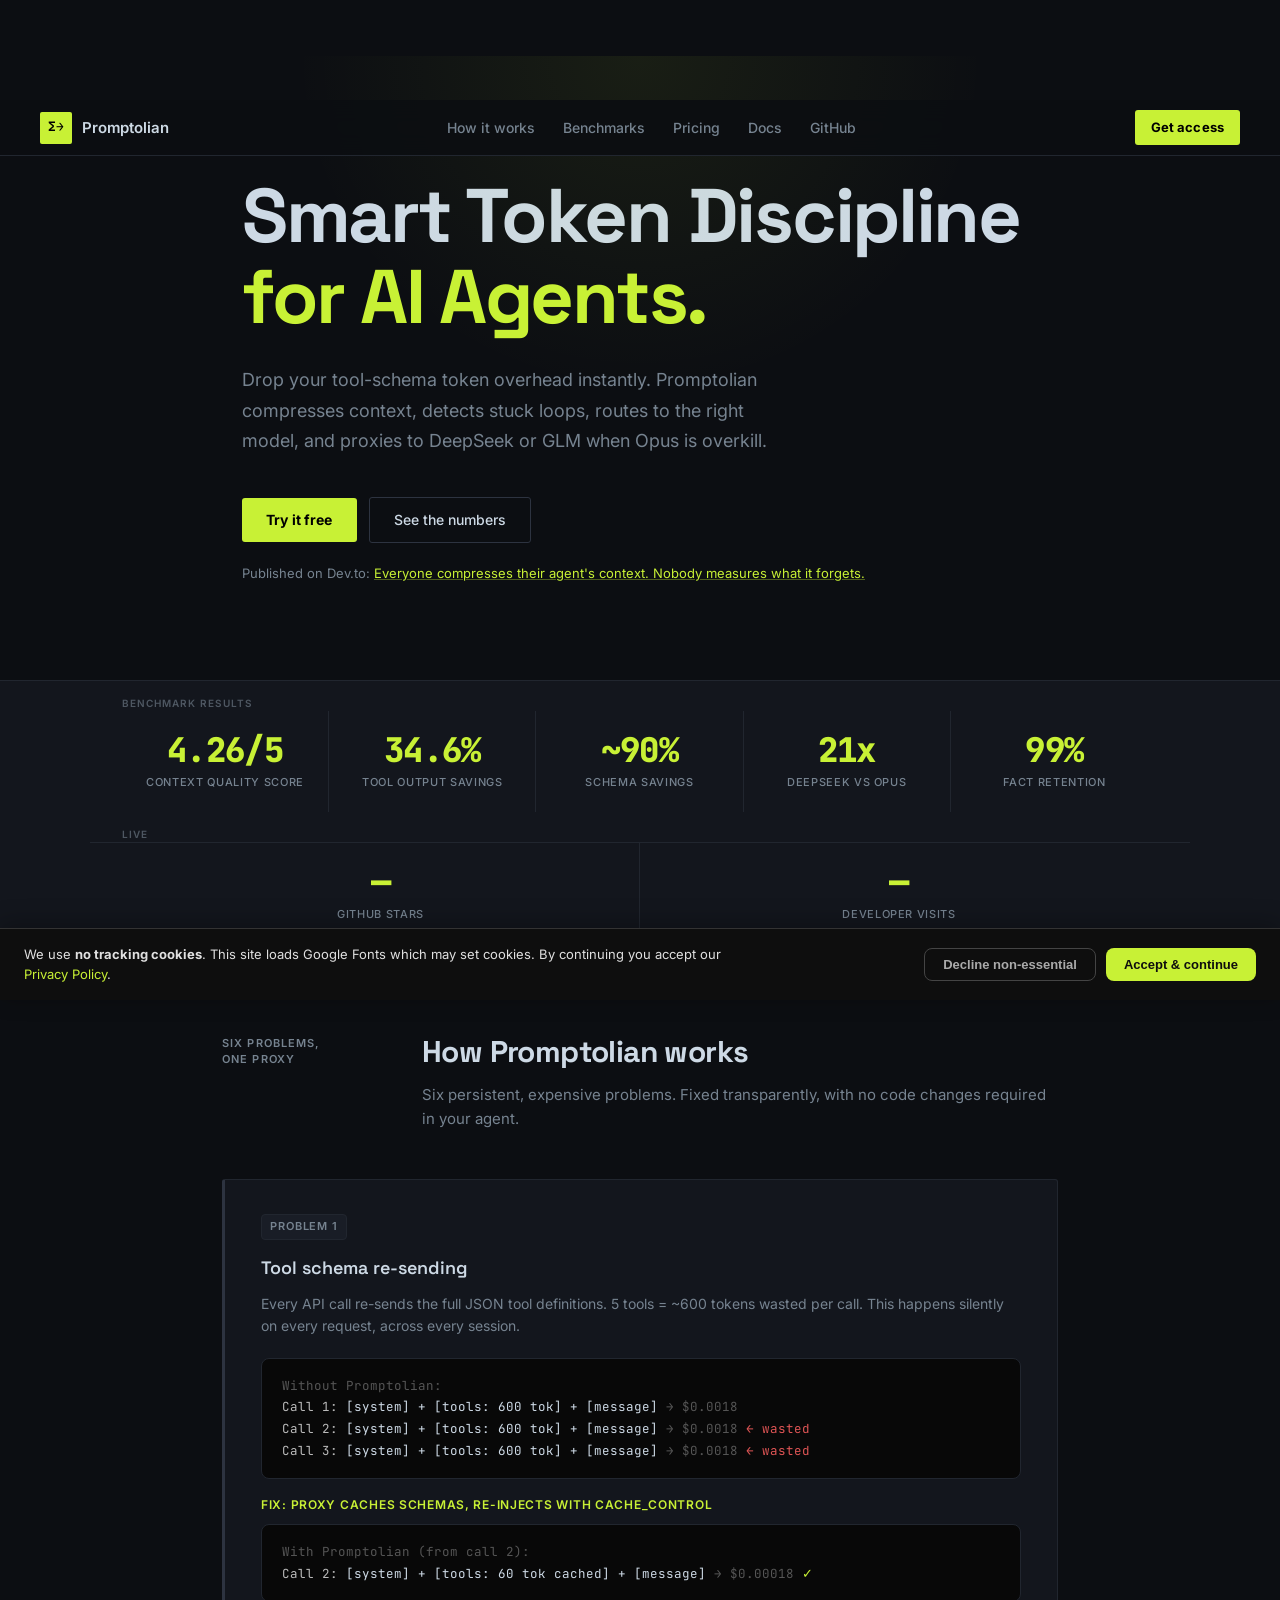
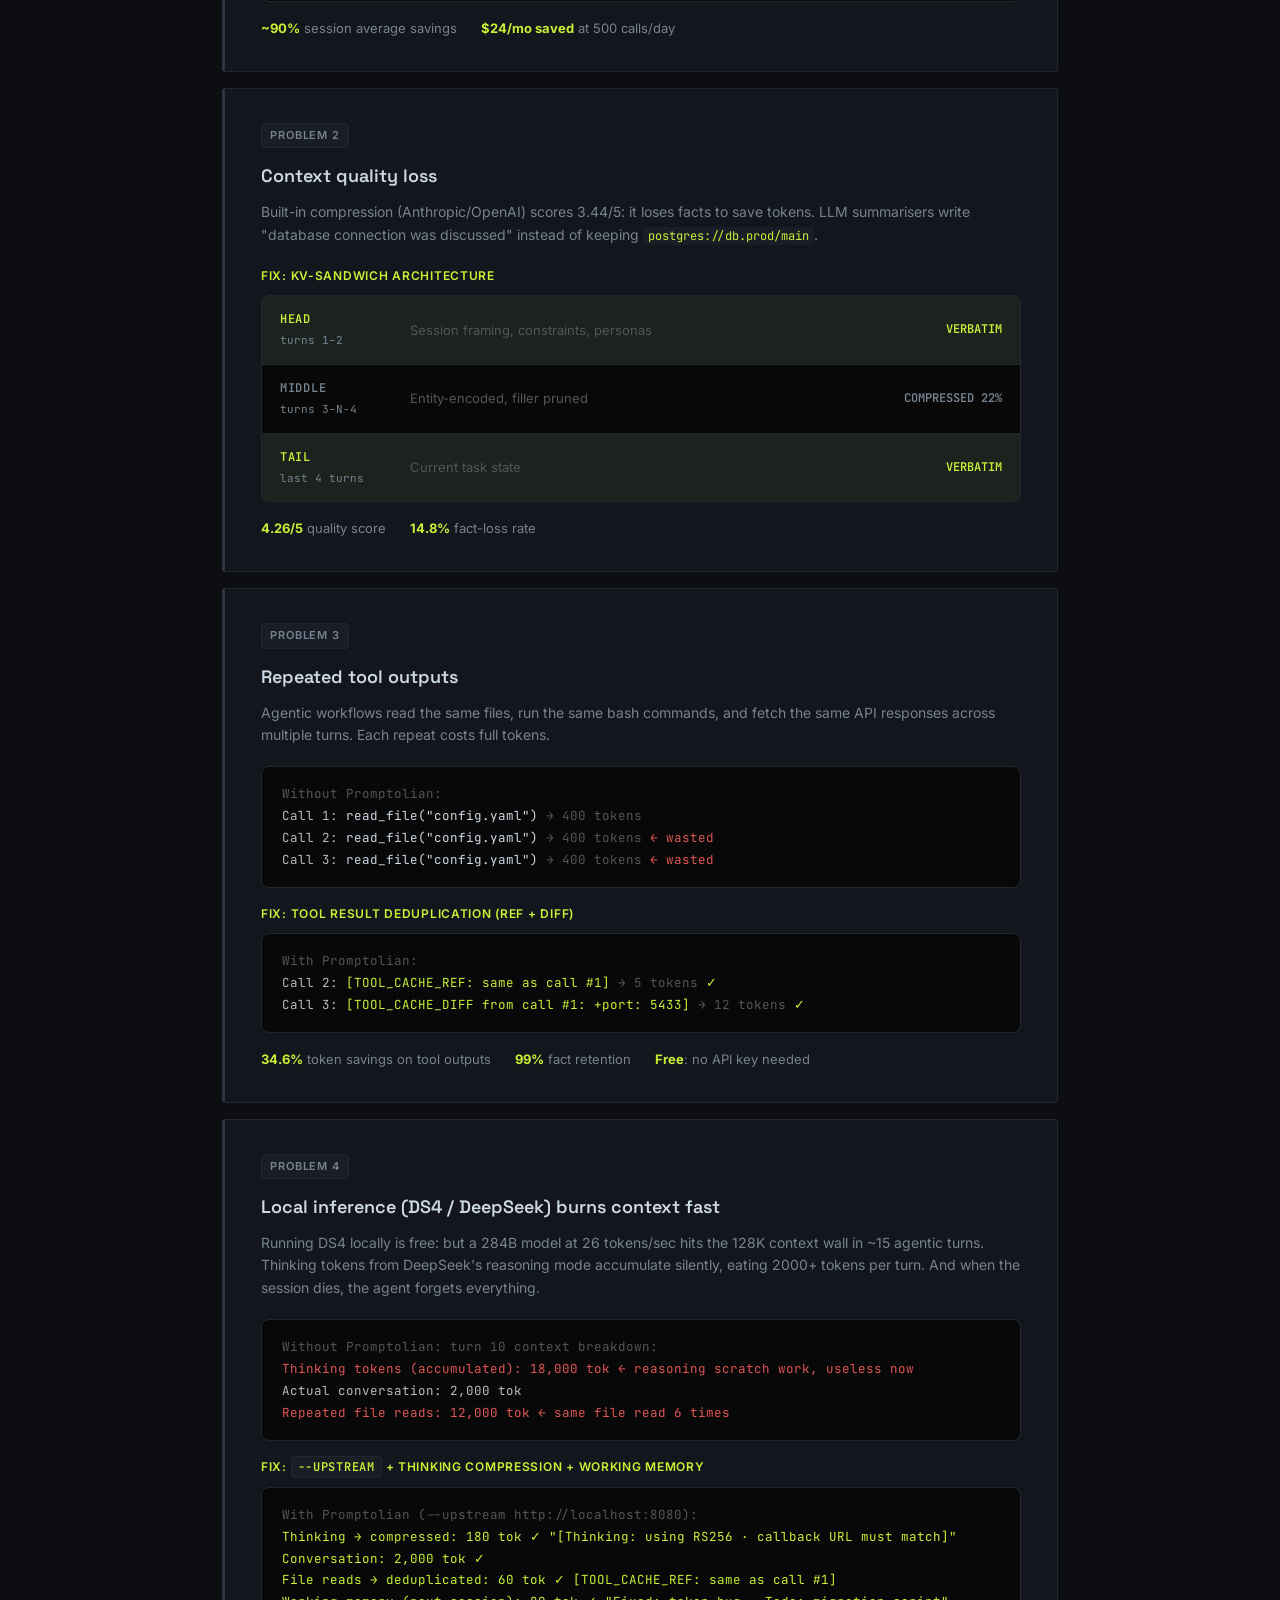
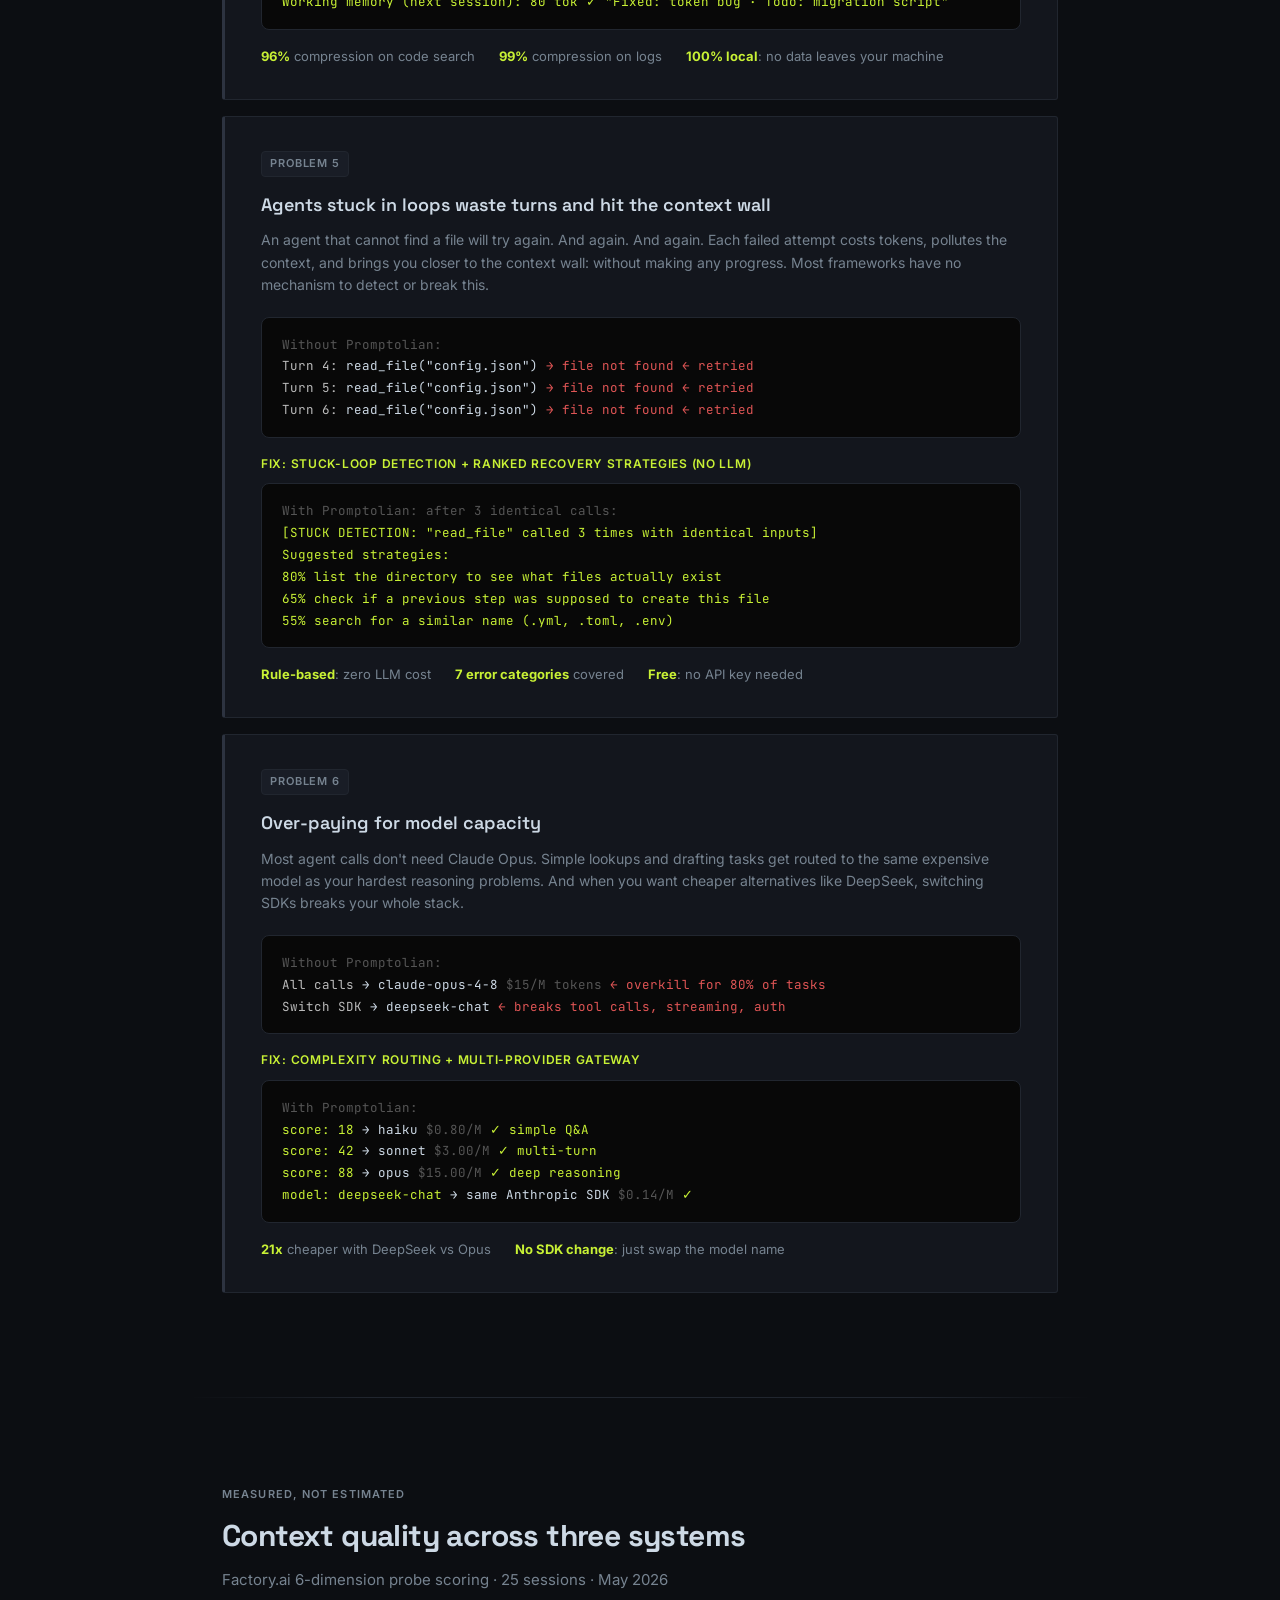
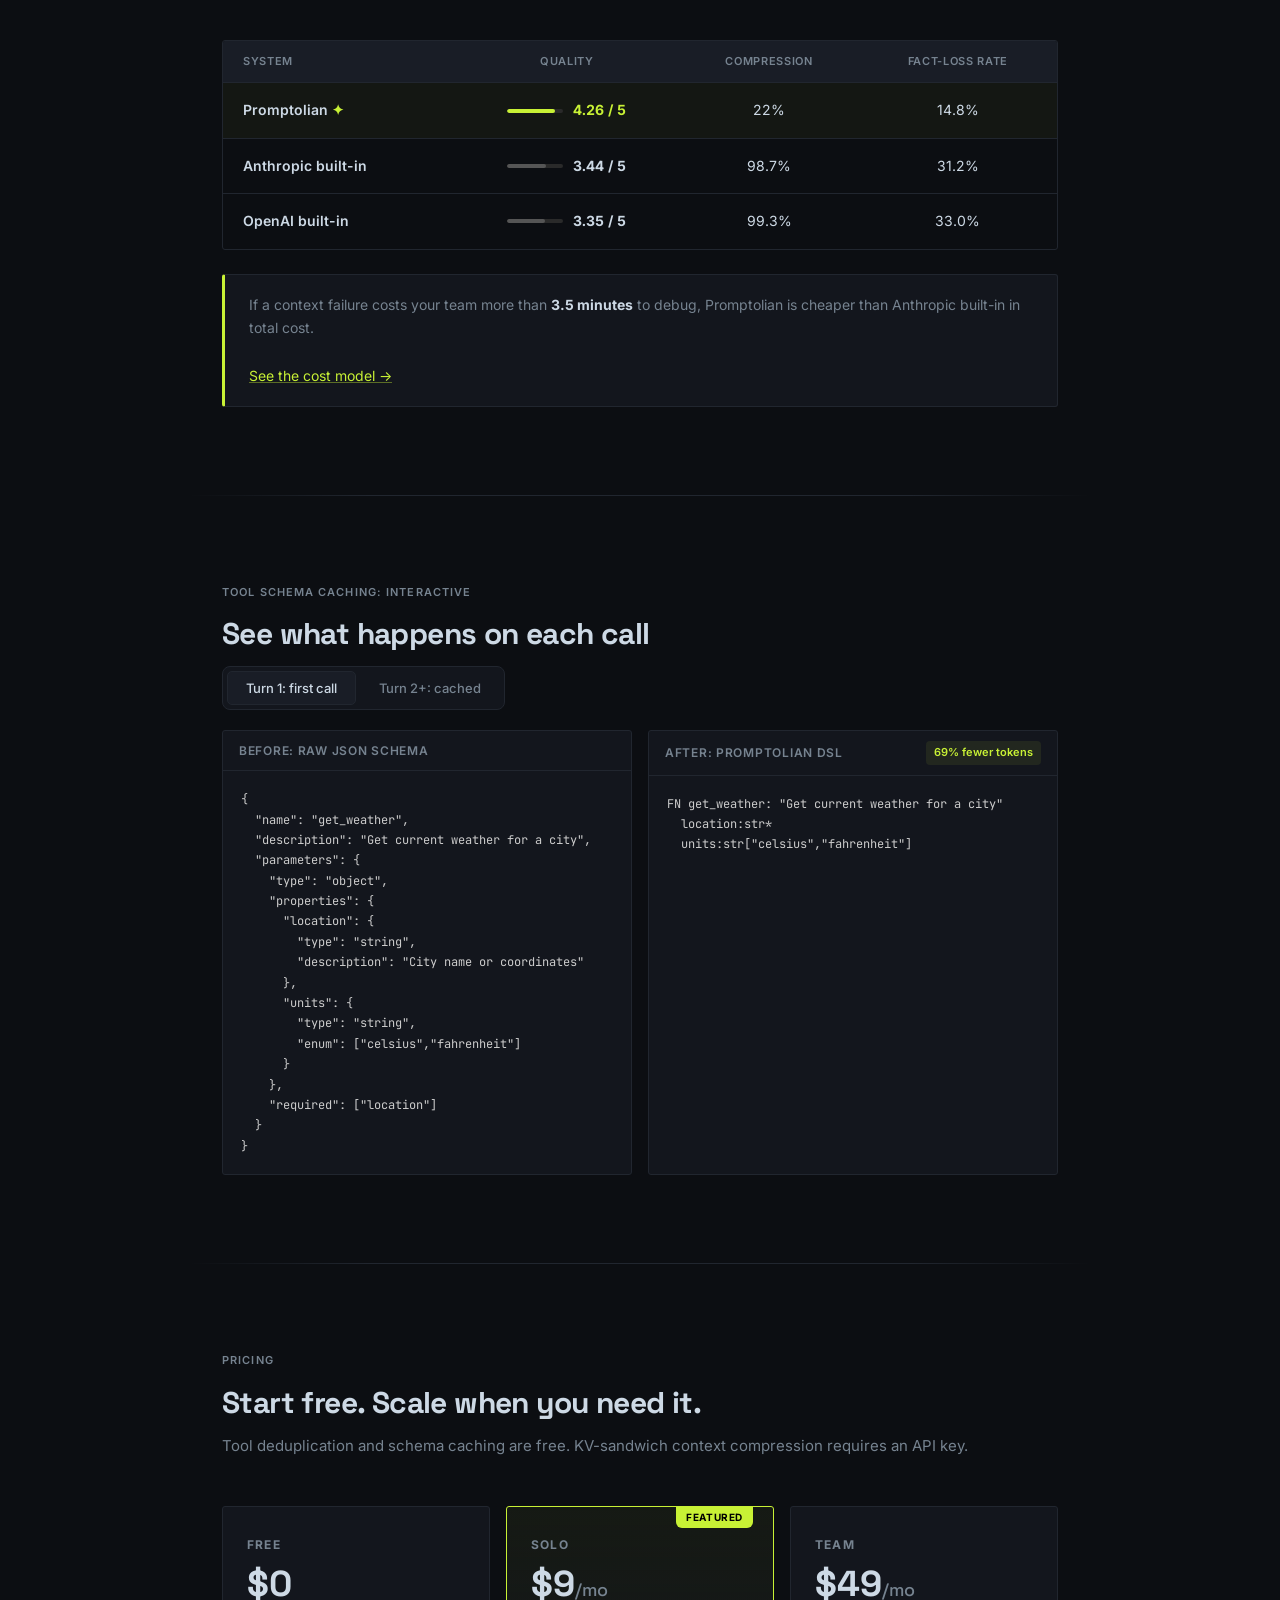
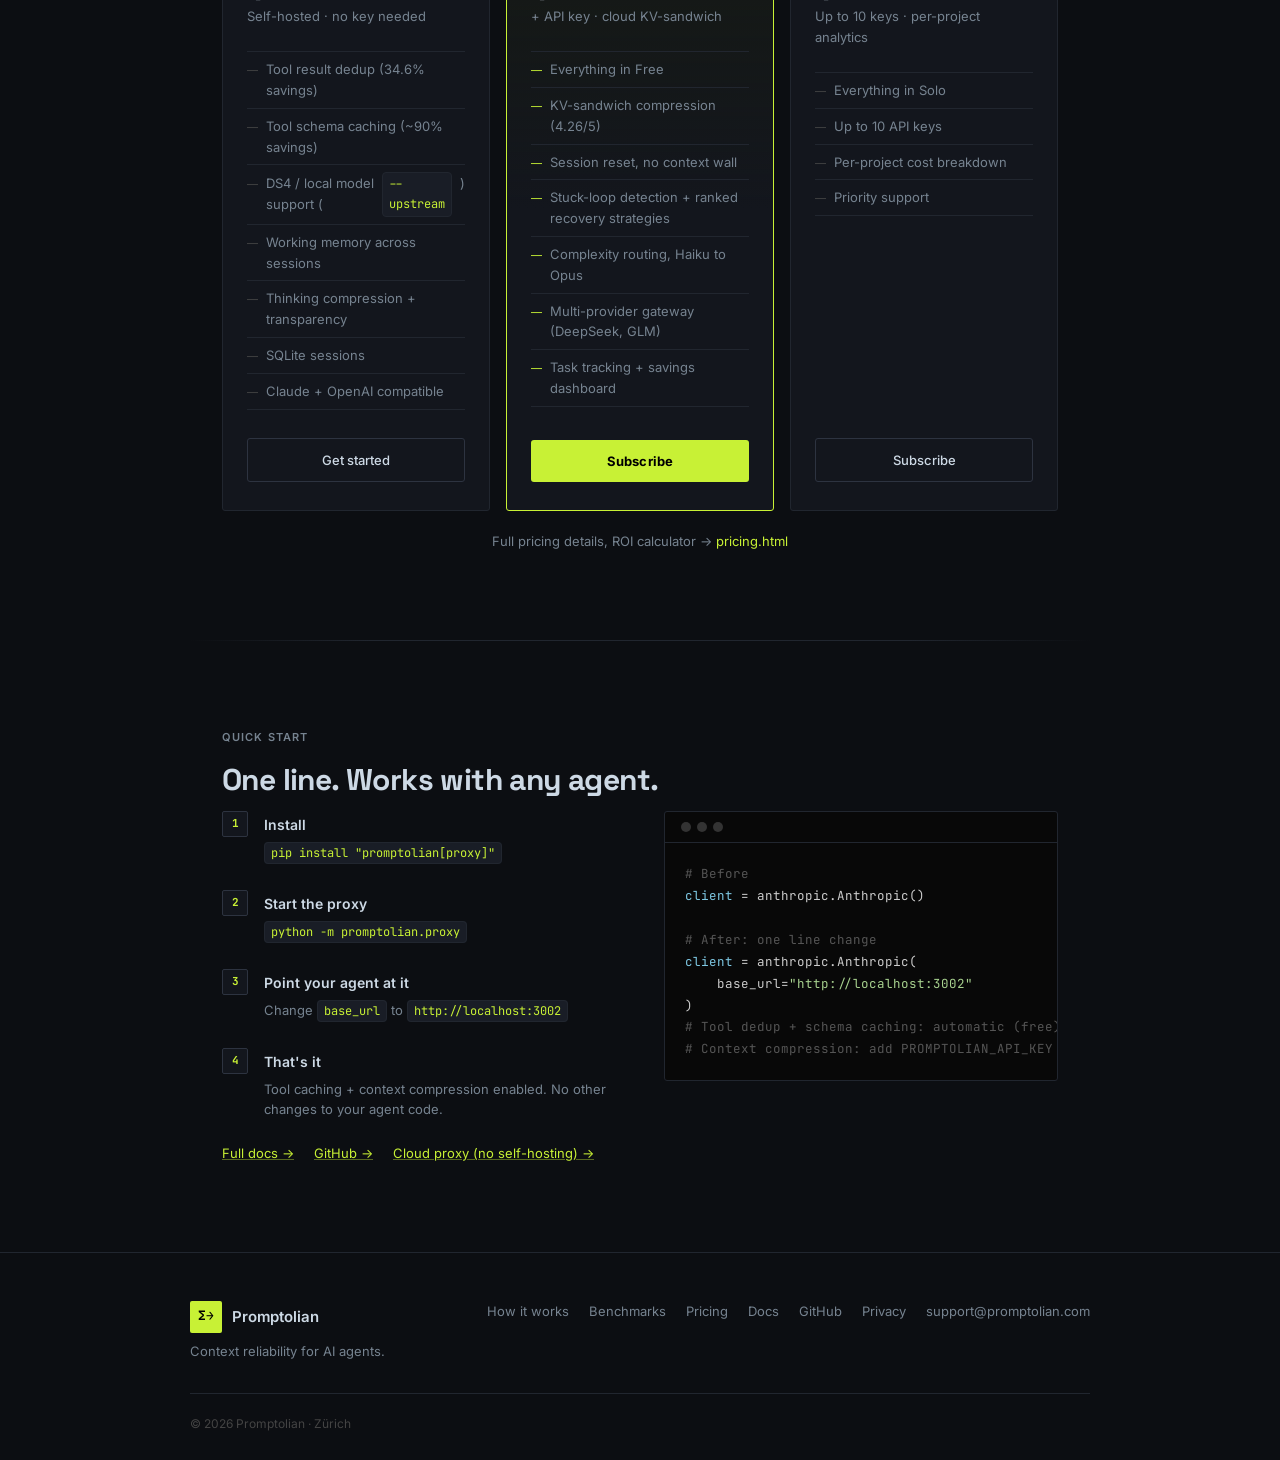
<file: website/how-it-works.html>
<!DOCTYPE html>
<html>
<head>
<meta http-equiv="refresh" content="0; url=index.html#how-it-works">
<title>Redirecting…</title>
</head>
<body><a href="index.html#how-it-works">Click here if not redirected</a></body>
</html>
</file>
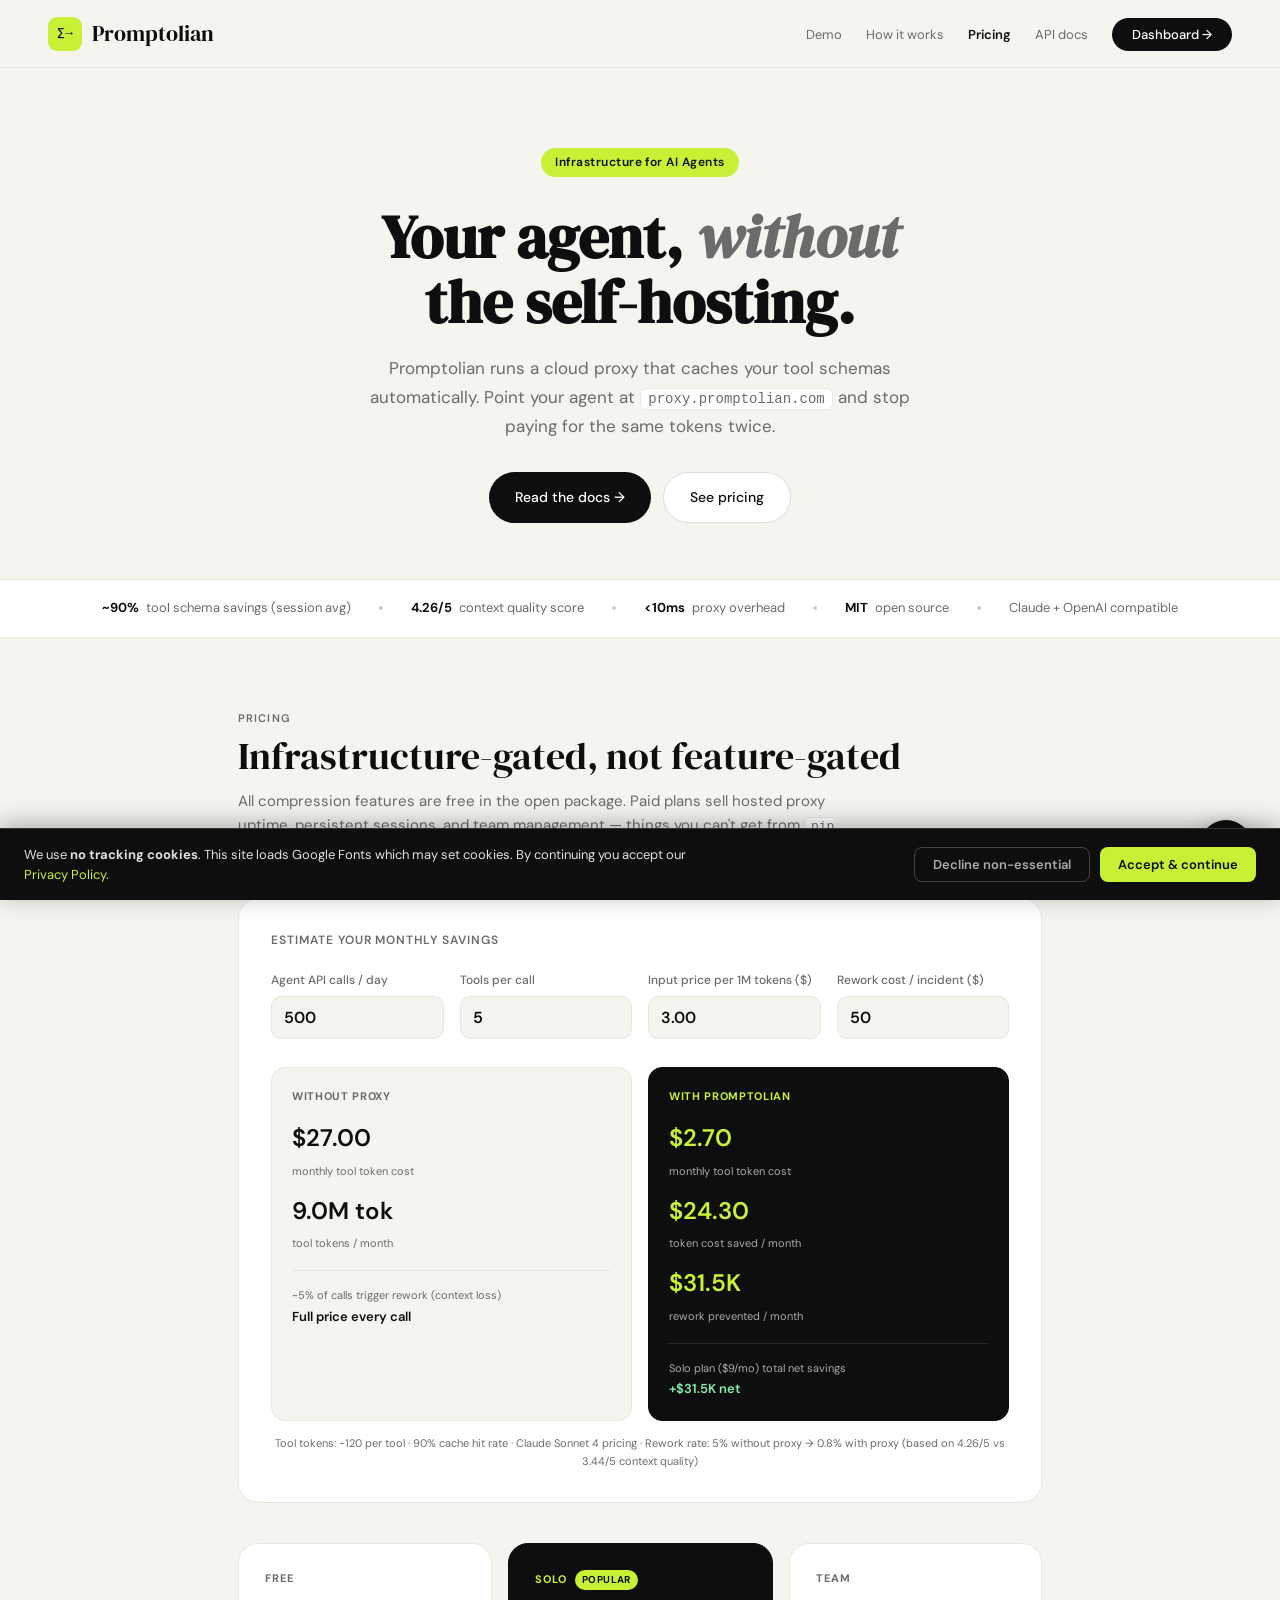
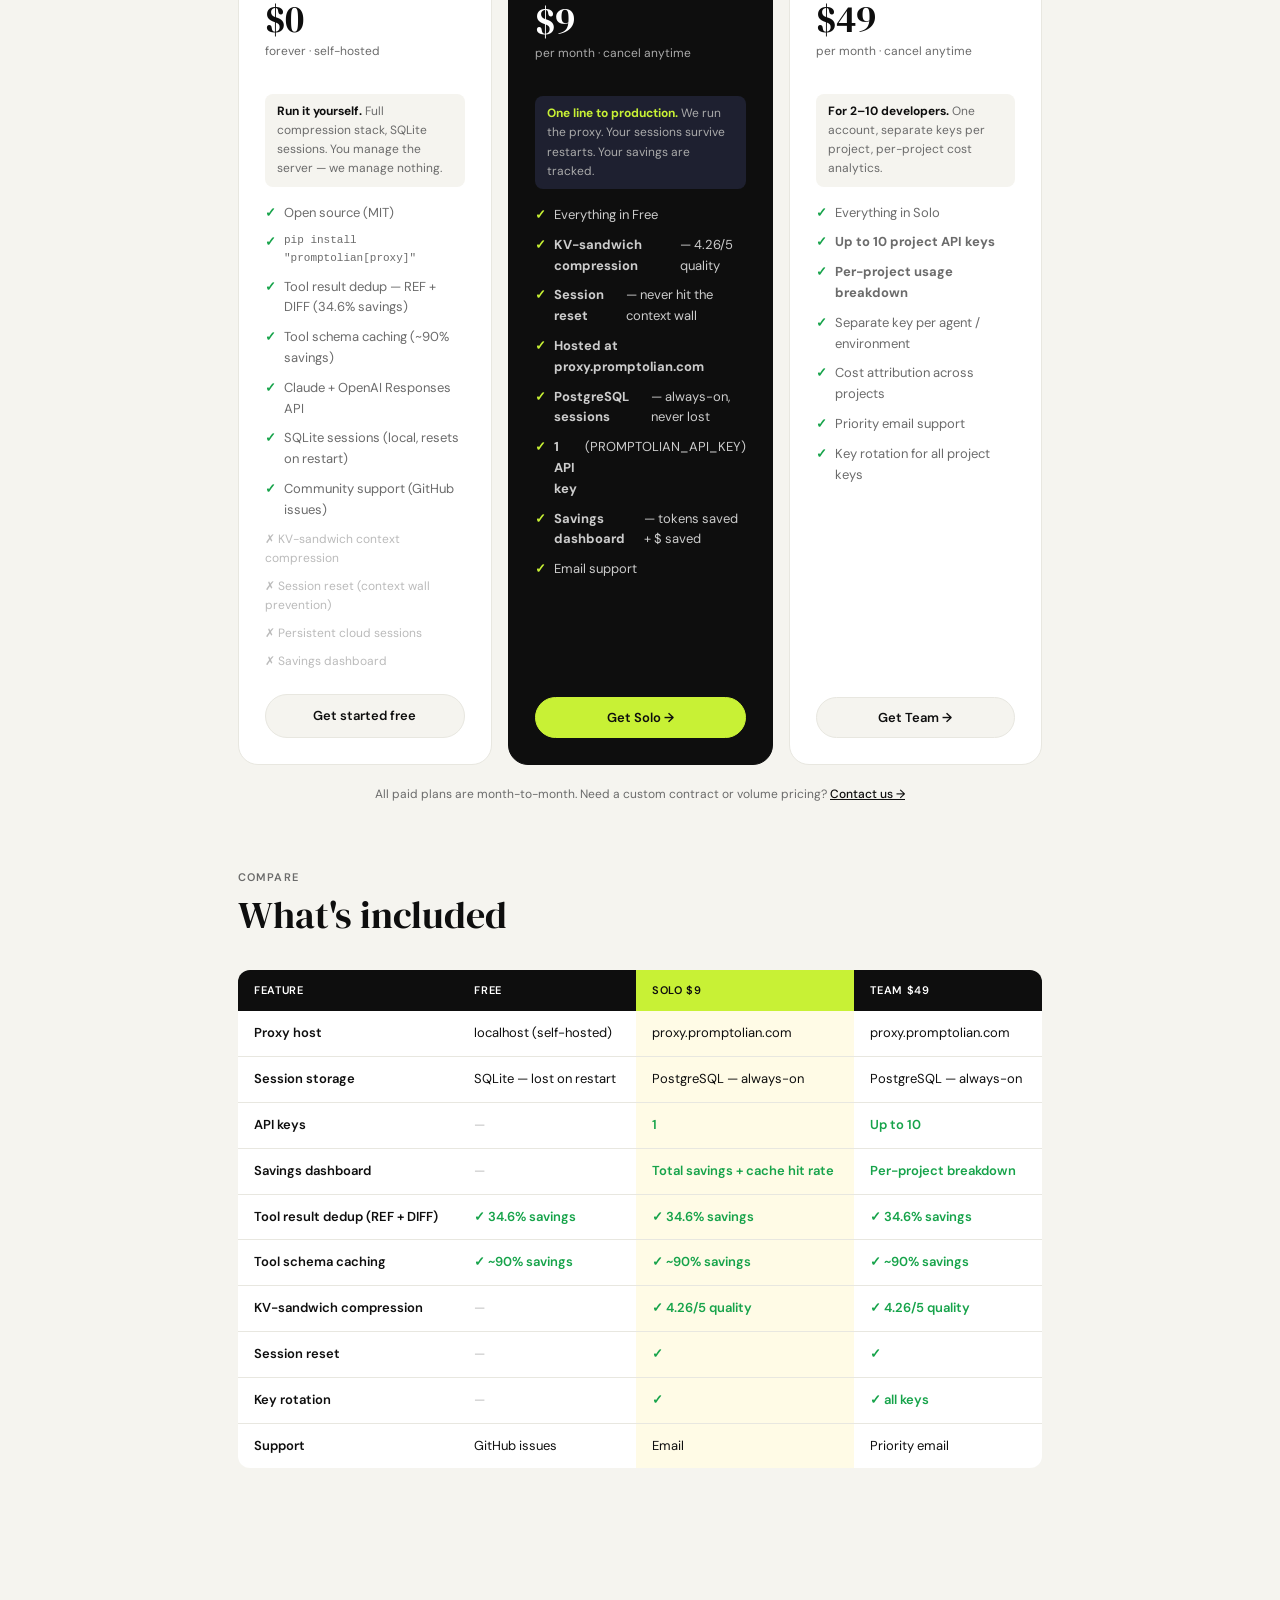
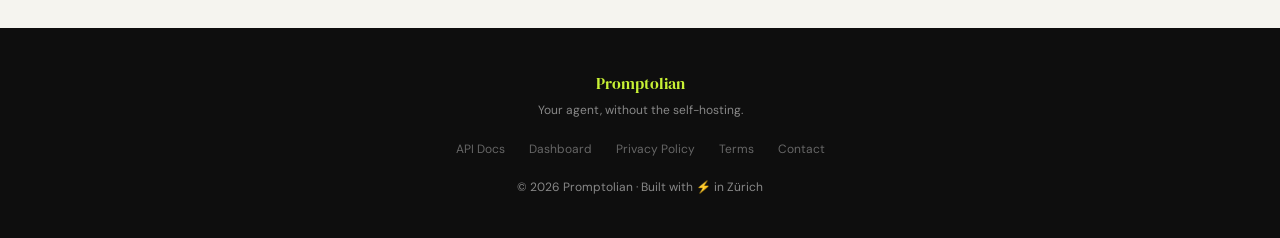
<file: website/pricing.html>
<!DOCTYPE html>
<html lang="en">
<head>
<meta charset="UTF-8">
<meta name="viewport" content="width=device-width, initial-scale=1.0">
<title>Promptolian — Pricing</title>
<style>
@import url('https://fonts.googleapis.com/css2?family=DM+Serif+Display:ital@0;1&family=DM+Sans:opsz,wght@9..40,300;9..40,400;9..40,500;9..40,600&family=DM+Mono:wght@400;500&display=swap');
:root{
  --lime:#c8f135;--ink:#0e0e0e;--soft:#f5f4ef;--muted:#6b6b6b;
  --white:#fff;--radius:16px;--surface:#1c1c2a;
  --border:#e8e7e0;--red:#ef4444;--orange:#f59e0b;--blue:#60a5fa;--green:#4ade80;
}
*{box-sizing:border-box;margin:0;padding:0}
html{scroll-behavior:smooth}
body{font-family:'DM Sans',sans-serif;background:var(--soft);color:var(--ink);font-size:15px;line-height:1.6}

/* ── NAV ── */
nav{display:flex;align-items:center;justify-content:space-between;padding:16px 48px;background:var(--soft);border-bottom:1px solid var(--border);position:sticky;top:0;z-index:100}
.logo{display:flex;align-items:center;gap:10px;font-family:'DM Serif Display',serif;font-size:22px;text-decoration:none;color:var(--ink)}
.logo-icon{width:34px;height:34px;background:var(--lime);border-radius:9px;display:flex;align-items:center;justify-content:center;font-family:'DM Mono',monospace;font-weight:500;font-size:13px}
.nav-links{display:flex;align-items:center;gap:24px;list-style:none}
.nav-links a{font-size:13px;color:var(--muted);text-decoration:none;transition:color .15s}
.nav-links a:hover{color:var(--ink)}
.nav-cta{background:var(--ink);color:var(--white)!important;padding:8px 20px;border-radius:100px;font-size:13px!important;font-weight:500}

/* ── HERO ── */
.hero{padding:80px 48px 56px;text-align:center;max-width:860px;margin:0 auto}
.hero-badge{display:inline-flex;align-items:center;gap:6px;background:var(--lime);color:var(--ink);padding:5px 14px;border-radius:100px;font-size:12px;font-weight:600;letter-spacing:.04em;margin-bottom:28px}
h1{font-family:'DM Serif Display',serif;font-size:clamp(36px,5.5vw,60px);line-height:1.07;margin-bottom:20px}
h1 em{font-style:italic;color:var(--muted)}
.hero p{font-size:17px;color:var(--muted);max-width:560px;margin:0 auto 32px;line-height:1.7}
.hero-btns{display:flex;gap:12px;justify-content:center;flex-wrap:wrap}
.btn{display:inline-flex;align-items:center;gap:8px;padding:13px 26px;border-radius:100px;font-size:14px;font-weight:500;cursor:pointer;border:none;font-family:'DM Sans',sans-serif;transition:all .15s;text-decoration:none}
.btn-primary{background:var(--ink);color:var(--white)}
.btn-primary:hover{transform:translateY(-1px);box-shadow:0 4px 16px rgba(0,0,0,.2)}
.btn-secondary{background:var(--white);color:var(--ink);border:1px solid #ddd}
.btn-secondary:hover{border-color:#bbb;transform:translateY(-1px)}

/* ── PROOF BAR ── */
.proof{display:flex;align-items:center;justify-content:center;gap:28px;padding:18px 48px;border-top:1px solid var(--border);border-bottom:1px solid var(--border);background:var(--white);flex-wrap:wrap}
.proof-item{display:flex;align-items:center;gap:7px;font-size:13px;color:var(--muted)}
.proof-item strong{color:var(--ink)}
.dot{width:4px;height:4px;border-radius:50%;background:#ccc}

/* ── SHARED SECTION STYLES ── */
.section{max-width:900px;margin:0 auto;padding:72px 48px 0}
.section-label{font-size:11px;font-weight:600;letter-spacing:.1em;text-transform:uppercase;color:var(--muted);margin-bottom:8px}
.section-title{font-family:'DM Serif Display',serif;font-size:clamp(26px,4vw,38px);line-height:1.15;margin-bottom:10px}
.section-sub{color:var(--muted);margin-bottom:36px;max-width:600px}

/* ── PRICING ── */
.pricing-grid{display:grid;grid-template-columns:repeat(3,1fr);gap:16px;margin-top:32px}
.price-card{background:var(--white);border:1.5px solid var(--border);border-radius:20px;padding:26px;display:flex;flex-direction:column}
.price-card.featured{background:var(--ink);border-color:var(--ink);color:var(--white)}
.price-tier{font-size:11px;font-weight:700;text-transform:uppercase;letter-spacing:.1em;color:var(--muted);margin-bottom:12px}
.price-card.featured .price-tier{color:var(--lime)}
.price-amount{font-family:'DM Serif Display',serif;font-size:38px;line-height:1;margin-bottom:4px}
.price-period{font-size:12px;color:var(--muted);margin-bottom:20px;min-height:32px}
.price-card.featured .price-period{color:#aaa}
.price-blurb{font-size:12px;margin-bottom:16px;border-radius:8px;padding:8px 12px;line-height:1.6}
.price-card:not(.featured) .price-blurb{background:var(--soft);color:var(--muted)}
.price-card:not(.featured) .price-blurb strong{color:var(--ink)}
.price-card.featured .price-blurb{background:#1e2030;color:#aaa}
.price-card.featured .price-blurb strong{color:var(--lime)}
.price-features{list-style:none;display:flex;flex-direction:column;gap:9px;margin-bottom:22px;flex:1}
.price-features li{font-size:13px;color:var(--muted);display:flex;gap:8px;align-items:flex-start}
.price-card.featured .price-features li{color:#ccc}
.check{color:#16a34a;font-weight:700;flex-shrink:0}
.price-card.featured .check{color:var(--lime)}
.price-dim{color:#bbb!important;font-size:12px!important}
.price-badge{display:inline-block;background:var(--lime);color:var(--ink);font-size:10px;font-weight:700;padding:2px 7px;border-radius:20px;vertical-align:middle;margin-left:4px;letter-spacing:.04em}
.price-btn{width:100%;padding:11px;border-radius:100px;font-size:13px;font-weight:600;cursor:pointer;border:1.5px solid var(--border);background:var(--soft);color:var(--ink);font-family:'DM Sans',sans-serif;transition:all .15s;margin-top:auto}
.price-btn:hover{background:#eee}
.price-card.featured .price-btn{background:var(--lime);border-color:var(--lime);color:var(--ink)}
.price-note{text-align:center;font-size:12px;color:var(--muted);margin-top:20px}

/* ── CALCULATOR ── */
.calc-box{background:var(--white);border:1px solid var(--border);border-radius:20px;padding:32px;margin-bottom:40px}
.calc-title{font-size:12px;font-weight:600;text-transform:uppercase;letter-spacing:.08em;color:var(--muted);margin-bottom:20px}
.calc-inputs{display:grid;grid-template-columns:1fr 1fr 1fr;gap:16px;margin-bottom:28px}
.calc-label{display:flex;flex-direction:column;gap:6px;font-size:12px;color:var(--muted);font-weight:500}
.calc-input{background:var(--soft);border:1px solid var(--border);border-radius:10px;padding:10px 12px;color:var(--ink);font-size:16px;font-weight:600;width:100%;box-sizing:border-box;font-family:'DM Sans',sans-serif}
.calc-input:focus{outline:none;border-color:#999}
.calc-compare{display:grid;grid-template-columns:1fr 1fr;gap:16px}
.calc-col{border-radius:14px;padding:20px}
.calc-col.before{background:var(--soft);border:1px solid var(--border)}
.calc-col.after{background:var(--ink);border:1px solid var(--ink)}
.calc-col-label{font-size:11px;font-weight:700;text-transform:uppercase;letter-spacing:.06em;margin-bottom:14px}
.calc-col.before .calc-col-label{color:var(--muted)}
.calc-col.after .calc-col-label{color:var(--lime)}
.calc-stat{margin-bottom:10px}
.calc-stat-val{font-size:24px;font-weight:600;display:block}
.calc-col.before .calc-stat-val{color:var(--ink)}
.calc-col.after .calc-stat-val{color:var(--lime)}
.calc-stat-lbl{font-size:11px;color:var(--muted)}
.calc-col.after .calc-stat-lbl{color:#aaa}
.calc-net-row{margin-top:16px;padding-top:16px;border-top:1px solid rgba(255,255,255,.1)}
.calc-col.before .calc-net-row{border-top-color:var(--border)}
.calc-net-lbl{font-size:11px;color:var(--muted);margin-bottom:2px}
.calc-col.after .calc-net-lbl{color:#aaa}
.calc-net-val{font-size:13px;font-weight:600}
.calc-col.before .calc-net-val{color:var(--ink)}
.calc-col.after .calc-net-val{color:#86efac}
.calc-footer-note{font-size:11px;color:var(--muted);margin-top:14px;text-align:center}

/* ── INFRA COMPARISON TABLE ── */
.infra-table{width:100%;border-collapse:collapse;margin-top:32px;font-size:13px}
.infra-table th{background:var(--ink);color:var(--white);padding:12px 16px;text-align:left;font-size:11px;font-weight:600;text-transform:uppercase;letter-spacing:.06em}
.infra-table th:first-child{border-radius:12px 0 0 0}
.infra-table th:last-child{border-radius:0 12px 0 0}
.infra-table td{padding:12px 16px;border-bottom:1px solid var(--border);background:var(--white);vertical-align:top}
.infra-table tr:last-child td{border-bottom:none}
.infra-table tr:last-child td:first-child{border-radius:0 0 0 12px}
.infra-table tr:last-child td:last-child{border-radius:0 0 12px 0}
.infra-table .row-label{font-weight:600;color:var(--ink);white-space:nowrap}
.infra-table .yes{color:#16a34a;font-weight:600}
.infra-table .no{color:#bbb}
.infra-table .featured-col{background:#fffbe6}

/* ── SIGNUP MODAL ── */
#signup-overlay{position:fixed;inset:0;background:rgba(0,0,0,.55);z-index:2000;display:none;align-items:center;justify-content:center}
#signup-overlay.open{display:flex}
#signup-modal{background:var(--white);border-radius:20px;padding:36px;width:100%;max-width:420px;margin:16px;box-shadow:0 16px 64px rgba(0,0,0,.25)}
#signup-modal h3{font-family:'DM Serif Display',serif;font-size:24px;margin-bottom:8px}
#signup-modal p{font-size:13px;color:var(--muted);margin-bottom:24px;line-height:1.6}
#signup-modal .modal-plan-badge{display:inline-block;background:var(--lime);color:var(--ink);font-size:11px;font-weight:700;padding:2px 10px;border-radius:20px;margin-left:6px;vertical-align:middle}
.modal-input{width:100%;padding:12px 14px;border:1.5px solid var(--border);border-radius:12px;font-size:15px;font-family:'DM Sans',sans-serif;color:var(--ink);background:var(--soft);margin-bottom:14px}
.modal-input:focus{outline:none;border-color:#999}
.modal-submit{width:100%;padding:13px;border-radius:100px;font-size:14px;font-weight:600;cursor:pointer;border:none;background:var(--ink);color:var(--white);font-family:'DM Sans',sans-serif;transition:all .15s;margin-bottom:10px}
.modal-submit:hover{background:#222}
.modal-submit:disabled{opacity:.5;cursor:default}
.modal-cancel{width:100%;padding:10px;border-radius:100px;font-size:13px;font-weight:500;cursor:pointer;border:1.5px solid var(--border);background:transparent;color:var(--muted);font-family:'DM Sans',sans-serif}
.modal-cancel:hover{border-color:#999}
.modal-err{font-size:12px;color:#dc2626;margin-top:8px;display:none}

/* ── FOOTER ── */
footer{background:var(--ink);color:#888;text-align:center;padding:40px 48px;font-size:12px;line-height:1.9;margin-top:80px}
footer strong{color:var(--lime);font-family:'DM Serif Display',serif;font-size:16px;font-weight:400}
footer a{color:#666;text-decoration:none}
footer a:hover{color:#aaa}
.footer-links{display:flex;justify-content:center;gap:24px;margin:16px 0;flex-wrap:wrap}

/* ── UTILS ── */
.mb-80{margin-bottom:80px}
.divider{border:none;border-top:1px solid var(--border);margin:0}

/* ── CHAT WIDGET ── */
#chat-btn{position:fixed;bottom:28px;right:28px;z-index:1000;width:52px;height:52px;border-radius:50%;background:var(--ink);color:var(--lime);border:none;cursor:pointer;display:flex;align-items:center;justify-content:center;box-shadow:0 4px 20px rgba(0,0,0,.25);transition:transform .2s,box-shadow .2s;font-size:22px}
#chat-btn:hover{transform:scale(1.08);box-shadow:0 6px 28px rgba(0,0,0,.3)}
#chat-panel{position:fixed;bottom:92px;right:28px;z-index:1000;width:340px;background:var(--white);border:1px solid var(--border);border-radius:20px;box-shadow:0 8px 40px rgba(0,0,0,.15);display:flex;flex-direction:column;overflow:hidden;transform:translateY(16px) scale(.97);opacity:0;pointer-events:none;transition:all .2s ease}
#chat-panel.open{transform:none;opacity:1;pointer-events:all}
.chat-head{background:var(--ink);color:var(--white);padding:14px 18px;display:flex;align-items:center;justify-content:space-between}
.chat-head-title{font-weight:600;font-size:14px}
.chat-head-sub{font-size:11px;color:#aaa;margin-top:1px}
.chat-close{background:none;border:none;color:#aaa;cursor:pointer;font-size:18px;line-height:1;padding:0}
.chat-close:hover{color:#fff}
#chat-msgs{flex:1;overflow-y:auto;padding:14px;display:flex;flex-direction:column;gap:10px;max-height:320px;min-height:180px}
.msg{max-width:88%;font-size:13px;line-height:1.55;padding:9px 12px;border-radius:14px;word-break:break-word}
.msg.bot{background:var(--soft);color:var(--ink);border-radius:4px 14px 14px 14px;align-self:flex-start}
.msg.user{background:var(--ink);color:var(--white);border-radius:14px 4px 14px 14px;align-self:flex-end}
.msg.typing span{display:inline-block;width:6px;height:6px;border-radius:50%;background:var(--muted);margin:0 2px;animation:bounce .9s infinite}
.msg.typing span:nth-child(2){animation-delay:.15s}
.msg.typing span:nth-child(3){animation-delay:.3s}
@keyframes bounce{0%,80%,100%{transform:translateY(0)}40%{transform:translateY(-5px)}}
.chat-foot{padding:10px 12px;border-top:1px solid var(--border);display:flex;gap:8px;align-items:center}
#chat-input{flex:1;border:1px solid var(--border);border-radius:10px;padding:8px 11px;font-size:13px;font-family:'DM Sans',sans-serif;outline:none;background:var(--soft);color:var(--ink)}
#chat-input:focus{border-color:#999}
#chat-send{background:var(--ink);color:var(--lime);border:none;border-radius:10px;padding:8px 14px;font-size:13px;font-weight:600;cursor:pointer;font-family:'DM Sans',sans-serif;flex-shrink:0}
#chat-send:hover{background:#222}
.chat-disclaimer{font-size:10px;color:var(--muted);text-align:center;padding:6px 12px 10px;border-top:1px solid var(--border)}

/* ── GDPR Banner ── */
#gdpr-banner{position:fixed;bottom:0;left:0;right:0;z-index:9999;background:#0e0e0e;color:#e0e0e0;padding:16px 24px;display:flex;align-items:center;justify-content:space-between;gap:16px;flex-wrap:wrap;border-top:1px solid #333;font-size:13px;line-height:1.5;box-shadow:0 -4px 24px rgba(0,0,0,.3)}
#gdpr-banner a{color:var(--lime);text-decoration:none}
#gdpr-banner a:hover{text-decoration:underline}
.gdpr-btns{display:flex;gap:10px;flex-shrink:0}
.gdpr-btn{padding:8px 18px;border-radius:8px;border:none;cursor:pointer;font-size:13px;font-weight:600;font-family:'DM Sans',sans-serif}
.gdpr-accept{background:var(--lime);color:#0e0e0e}
.gdpr-decline{background:transparent;color:#aaa;border:1px solid #444}
.gdpr-decline:hover{color:#fff;border-color:#888}

@media(max-width:680px){
  nav{padding:14px 20px}.nav-links{display:none}
  .hero{padding:56px 20px 40px}.section{padding:56px 20px 0}
  .pricing-grid,.calc-inputs,.calc-compare{grid-template-columns:1fr}
  .infra-table{font-size:11px}
  .infra-table th,.infra-table td{padding:8px 10px}
}
</style>
</head>
<body>

<!-- GDPR BANNER -->
<div id="gdpr-banner" style="display:none">
  <p style="margin:0;max-width:700px">
    We use <strong>no tracking cookies</strong>. This site loads Google Fonts which may set cookies. By continuing you accept our
    <a href="privacy.html">Privacy Policy</a>.
  </p>
  <div class="gdpr-btns">
    <button class="gdpr-btn gdpr-decline" onclick="gdprDecline()">Decline non-essential</button>
    <button class="gdpr-btn gdpr-accept" onclick="gdprAccept()">Accept &amp; continue</button>
  </div>
</div>
<script>
(function(){
  var k = 'promptolian_gdpr';
  if (!localStorage.getItem(k)) document.getElementById('gdpr-banner').style.display = 'flex';
  window.gdprAccept = function(){ localStorage.setItem(k,'accepted'); document.getElementById('gdpr-banner').style.display='none'; };
  window.gdprDecline = function(){
    localStorage.setItem(k,'declined'); document.getElementById('gdpr-banner').style.display='none';
    try { localStorage.removeItem('_ptl_vid'); } catch(e) {}
    var sheets = document.styleSheets;
    for(var i=0;i<sheets.length;i++){try{var rules=sheets[i].cssRules||[];for(var j=0;j<rules.length;j++){if(rules[j].href&&rules[j].href.includes('fonts.googleapis')){sheets[i].deleteRule(j);break;}}}catch(e){}}
  };
})();
</script>

<!-- NAV -->
<nav>
  <a class="logo" href="index.html">
    <div class="logo-icon">&#x2211;&#x2192;</div>Promptolian
  </a>
  <ul class="nav-links">
    <li><a href="index.html#demo">Demo</a></li>
    <li><a href="how-it-works.html">How it works</a></li>
    <li><a href="pricing.html" style="color:var(--ink);font-weight:600">Pricing</a></li>
    <li><a href="docs.html">API docs</a></li>
    <li><a href="dashboard.html" class="nav-cta">Dashboard &#x2192;</a></li>
  </ul>
</nav>

<!-- HERO -->
<div class="hero">
  <div class="hero-badge">Infrastructure for AI Agents</div>
  <h1>Your agent, <em>without</em><br>the self-hosting.</h1>
  <p>Promptolian runs a cloud proxy that caches your tool schemas automatically. Point your agent at <code style="font-family:monospace;font-size:14px;background:var(--white);padding:2px 7px;border-radius:6px;border:1px solid var(--border)">proxy.promptolian.com</code> and stop paying for the same tokens twice.</p>
  <div class="hero-btns">
    <a href="docs.html" class="btn btn-primary" data-track="pricing_hero_docs">Read the docs &#x2192;</a>
    <a href="#pricing" class="btn btn-secondary" data-track="pricing_hero_plans">See pricing</a>
  </div>
</div>

<!-- PROOF BAR -->
<div class="proof">
  <div class="proof-item"><strong>~90%</strong> tool schema savings (session avg)</div>
  <div class="dot"></div>
  <div class="proof-item"><strong>4.26/5</strong> context quality score</div>
  <div class="dot"></div>
  <div class="proof-item"><strong>&lt;10ms</strong> proxy overhead</div>
  <div class="dot"></div>
  <div class="proof-item"><strong>MIT</strong> open source</div>
  <div class="dot"></div>
  <div class="proof-item">Claude + OpenAI compatible</div>
</div>

<!-- PRICING SECTION -->
<section class="section" id="pricing">
  <div class="section-label">Pricing</div>
  <div class="section-title">Infrastructure-gated, not feature-gated</div>
  <p class="section-sub">All compression features are free in the open package. Paid plans sell hosted proxy uptime, persistent sessions, and team management — things you can't get from <code style="font-size:13px;background:var(--white);padding:1px 6px;border-radius:4px;border:1px solid var(--border)">pip install</code>.</p>

  <!-- CALCULATOR -->
  <div class="calc-box">
    <div class="calc-title">Estimate your monthly savings</div>
    <div class="calc-inputs" style="grid-template-columns:1fr 1fr 1fr 1fr">
      <label class="calc-label">Agent API calls / day
        <input class="calc-input" id="calc-calls" type="number" min="1" max="1000000" value="500">
      </label>
      <label class="calc-label">Tools per call
        <input class="calc-input" id="calc-tools" type="number" min="1" max="50" value="5">
      </label>
      <label class="calc-label">Input price per 1M tokens ($)
        <input class="calc-input" id="calc-price" type="number" min="0.01" max="100" step="0.01" value="3.00">
      </label>
      <label class="calc-label">Rework cost / incident ($)
        <input class="calc-input" id="calc-rework" type="number" min="0" max="10000" step="1" value="50">
      </label>
    </div>
    <div class="calc-compare">
      <div class="calc-col before">
        <div class="calc-col-label">Without proxy</div>
        <div class="calc-stat">
          <span class="calc-stat-val" id="c-cost-before">—</span>
          <span class="calc-stat-lbl">monthly tool token cost</span>
        </div>
        <div class="calc-stat">
          <span class="calc-stat-val" id="c-tokens-before">—</span>
          <span class="calc-stat-lbl">tool tokens / month</span>
        </div>
        <div class="calc-net-row">
          <div class="calc-net-lbl">~5% of calls trigger rework (context loss)</div>
          <div class="calc-net-val">Full price every call</div>
        </div>
      </div>
      <div class="calc-col after">
        <div class="calc-col-label">With Promptolian</div>
        <div class="calc-stat">
          <span class="calc-stat-val" id="c-cost-after">—</span>
          <span class="calc-stat-lbl">monthly tool token cost</span>
        </div>
        <div class="calc-stat">
          <span class="calc-stat-val" id="c-saved">—</span>
          <span class="calc-stat-lbl">token cost saved / month</span>
        </div>
        <div class="calc-stat">
          <span class="calc-stat-val" id="c-rework">—</span>
          <span class="calc-stat-lbl">rework prevented / month</span>
        </div>
        <div class="calc-net-row">
          <div class="calc-net-lbl">Solo plan ($9/mo) total net savings</div>
          <div class="calc-net-val" id="c-net">—</div>
        </div>
      </div>
    </div>
    <div class="calc-footer-note">Tool tokens: ~120 per tool · 90% cache hit rate · Claude Sonnet 4 pricing · Rework rate: 5% without proxy → 0.8% with proxy (based on 4.26/5 vs 3.44/5 context quality)</div>
  </div>

  <!-- PLAN CARDS -->
  <div class="pricing-grid">

    <!-- FREE -->
    <div class="price-card">
      <div class="price-tier">Free</div>
      <div class="price-amount">$0</div>
      <div class="price-period">forever · self-hosted</div>
      <div class="price-blurb">
        <strong>Run it yourself.</strong> Full compression stack, SQLite sessions. You manage the server — we manage nothing.
      </div>
      <ul class="price-features">
        <li><span class="check">✓</span>Open source (MIT)</li>
        <li><span class="check">✓</span><code style="font-size:11px">pip install "promptolian[proxy]"</code></li>
        <li><span class="check">✓</span>Tool result dedup — REF + DIFF (34.6% savings)</li>
        <li><span class="check">✓</span>Tool schema caching (~90% savings)</li>
        <li><span class="check">✓</span>Claude + OpenAI Responses API</li>
        <li><span class="check">✓</span>SQLite sessions (local, resets on restart)</li>
        <li><span class="check">✓</span>Community support (GitHub issues)</li>
        <li><span class="price-dim">✗ KV-sandwich context compression</span></li>
        <li><span class="price-dim">✗ Session reset (context wall prevention)</span></li>
        <li><span class="price-dim">✗ Persistent cloud sessions</span></li>
        <li><span class="price-dim">✗ Savings dashboard</span></li>
      </ul>
      <a href="docs.html" class="price-btn" style="text-align:center;text-decoration:none;display:block;line-height:1.6" data-track="plan_free_cta">Get started free</a>
    </div>

    <!-- SOLO -->
    <div class="price-card featured">
      <div class="price-tier">Solo <span class="price-badge">Popular</span></div>
      <div class="price-amount">$9</div>
      <div class="price-period">per month · cancel anytime</div>
      <div class="price-blurb">
        <strong>One line to production.</strong> We run the proxy. Your sessions survive restarts. Your savings are tracked.
      </div>
      <ul class="price-features">
        <li><span class="check">✓</span>Everything in Free</li>
        <li><span class="check">✓</span><strong>KV-sandwich compression</strong> — 4.26/5 quality</li>
        <li><span class="check">✓</span><strong>Session reset</strong> — never hit the context wall</li>
        <li><span class="check">✓</span><strong>Hosted at proxy.promptolian.com</strong></li>
        <li><span class="check">✓</span><strong>PostgreSQL sessions</strong> — always-on, never lost</li>
        <li><span class="check">✓</span><strong>1 API key</strong> (PROMPTOLIAN_API_KEY)</li>
        <li><span class="check">✓</span><strong>Savings dashboard</strong> — tokens saved + $ saved</li>
        <li><span class="check">✓</span>Email support</li>
      </ul>
      <button class="price-btn" onclick="openSignup('solo')" data-track="plan_solo_cta">Get Solo &#x2192;</button>
    </div>

    <!-- TEAM -->
    <div class="price-card">
      <div class="price-tier">Team</div>
      <div class="price-amount">$49</div>
      <div class="price-period">per month · cancel anytime</div>
      <div class="price-blurb">
        <strong>For 2–10 developers.</strong> One account, separate keys per project, per-project cost analytics.
      </div>
      <ul class="price-features">
        <li><span class="check">✓</span>Everything in Solo</li>
        <li><span class="check">✓</span><strong>Up to 10 project API keys</strong></li>
        <li><span class="check">✓</span><strong>Per-project usage breakdown</strong></li>
        <li><span class="check">✓</span>Separate key per agent / environment</li>
        <li><span class="check">✓</span>Cost attribution across projects</li>
        <li><span class="check">✓</span>Priority email support</li>
        <li><span class="check">✓</span>Key rotation for all project keys</li>
      </ul>
      <button class="price-btn" onclick="openSignup('team')" data-track="plan_team_cta">Get Team &#x2192;</button>
    </div>

  </div>

  <p class="price-note">All paid plans are month-to-month. Need a custom contract or volume pricing? <a href="mailto:support@promptolian.com" style="color:var(--ink);font-weight:500">Contact us →</a></p>
</section>

<!-- COMPARISON TABLE -->
<section class="section" style="padding-top:64px;padding-bottom:80px">
  <div class="section-label">Compare</div>
  <div class="section-title">What's included</div>
  <table class="infra-table">
    <thead>
      <tr>
        <th>Feature</th>
        <th>Free</th>
        <th style="background:#c8f135;color:#0e0e0e">Solo $9</th>
        <th>Team $49</th>
      </tr>
    </thead>
    <tbody>
      <tr>
        <td class="row-label">Proxy host</td>
        <td>localhost (self-hosted)</td>
        <td class="featured-col">proxy.promptolian.com</td>
        <td>proxy.promptolian.com</td>
      </tr>
      <tr>
        <td class="row-label">Session storage</td>
        <td>SQLite — lost on restart</td>
        <td class="featured-col">PostgreSQL — always-on</td>
        <td>PostgreSQL — always-on</td>
      </tr>
      <tr>
        <td class="row-label">API keys</td>
        <td class="no">—</td>
        <td class="featured-col yes">1</td>
        <td class="yes">Up to 10</td>
      </tr>
      <tr>
        <td class="row-label">Savings dashboard</td>
        <td class="no">—</td>
        <td class="featured-col yes">Total savings + cache hit rate</td>
        <td class="yes">Per-project breakdown</td>
      </tr>
      <tr>
        <td class="row-label">Tool result dedup (REF + DIFF)</td>
        <td class="yes">✓ 34.6% savings</td>
        <td class="featured-col yes">✓ 34.6% savings</td>
        <td class="yes">✓ 34.6% savings</td>
      </tr>
      <tr>
        <td class="row-label">Tool schema caching</td>
        <td class="yes">✓ ~90% savings</td>
        <td class="featured-col yes">✓ ~90% savings</td>
        <td class="yes">✓ ~90% savings</td>
      </tr>
      <tr>
        <td class="row-label">KV-sandwich compression</td>
        <td class="no">—</td>
        <td class="featured-col yes">✓ 4.26/5 quality</td>
        <td class="yes">✓ 4.26/5 quality</td>
      </tr>
      <tr>
        <td class="row-label">Session reset</td>
        <td class="no">—</td>
        <td class="featured-col yes">✓</td>
        <td class="yes">✓</td>
      </tr>
      <tr>
        <td class="row-label">Key rotation</td>
        <td class="no">—</td>
        <td class="featured-col yes">✓</td>
        <td class="yes">✓ all keys</td>
      </tr>
      <tr>
        <td class="row-label">Support</td>
        <td>GitHub issues</td>
        <td class="featured-col">Email</td>
        <td>Priority email</td>
      </tr>
    </tbody>
  </table>
</section>

<!-- SIGNUP MODAL -->
<div id="signup-overlay">
  <div id="signup-modal">
    <h3>Get started<span class="modal-plan-badge" id="modal-plan-badge">Solo</span></h3>
    <p id="modal-desc">Enter your email — we'll redirect you to Stripe checkout, then email you your API key.</p>
    <input class="modal-input" type="email" id="modal-email" placeholder="you@company.com" autocomplete="email">
    <div id="modal-err" class="modal-err">Please enter a valid email address.</div>
    <button class="modal-submit" id="modal-submit" onclick="submitSignup()">Continue to payment &#x2192;</button>
    <button class="modal-cancel" onclick="closeSignup()">Cancel</button>
  </div>
</div>

<!-- CHAT WIDGET -->
<button id="chat-btn" onclick="toggleChat()" title="Ask a question">&#x1F4AC;</button>
<div id="chat-panel">
  <div class="chat-head">
    <div>
      <div class="chat-head-title">Promptolian Assistant</div>
      <div class="chat-head-sub">Ask anything about Promptolian</div>
    </div>
    <button class="chat-close" onclick="toggleChat()">&#x2715;</button>
  </div>
  <div id="chat-msgs">
    <div class="msg bot">Hi! I can answer questions about Promptolian — pricing, how the proxy works, getting started, or privacy. What would you like to know?</div>
  </div>
  <div class="chat-foot">
    <input id="chat-input" type="text" placeholder="Type a question…" maxlength="400" onkeydown="if(event.key==='Enter')sendChat()">
    <button id="chat-send" onclick="sendChat()">Send</button>
  </div>
  <div class="chat-disclaimer">Answers Promptolian questions only · Powered by Claude</div>
</div>

<!-- FOOTER -->
<footer>
  <strong>Promptolian</strong><br>
  Your agent, without the self-hosting.
  <div class="footer-links">
    <a href="docs.html">API Docs</a>
    <a href="dashboard.html">Dashboard</a>
    <a href="privacy.html">Privacy Policy</a>
    <a href="terms.html">Terms</a>
    <a href="mailto:support@promptolian.com">Contact</a>
  </div>
  &copy; 2026 Promptolian &middot; Built with &#x26A1; in Z&uuml;rich
</footer>

<script>
// ── Calculator ────────────────────────────────────────────────────────────────
(function(){
  var TOK_PER_TOOL    = 120;
  var CACHE_HIT       = 0.90;
  var REWORK_RATE_NO  = 0.05;   // ~5% of calls trigger rework without proxy (fact loss)
  var REWORK_RATE_YES = 0.008;  // ~0.8% with proxy (4.26/5 vs 3.44/5 quality improvement)

  function fmt(n){
    if(n>=1000000) return '$'+(n/1000000).toFixed(1)+'M';
    if(n>=1000)    return '$'+(n/1000).toFixed(1)+'K';
    return '$'+n.toFixed(2);
  }
  function fmtTok(n){
    if(n>=1000000000) return (n/1000000000).toFixed(1)+'B';
    if(n>=1000000)    return (n/1000000).toFixed(1)+'M';
    if(n>=1000)       return (n/1000).toFixed(0)+'K';
    return n.toFixed(0);
  }

  function update(){
    var calls  = Math.max(1, parseInt(document.getElementById('calc-calls').value)||500);
    var tools  = Math.max(1, parseInt(document.getElementById('calc-tools').value)||5);
    var price  = Math.max(0.001, parseFloat(document.getElementById('calc-price').value)||3);
    var rework = Math.max(0, parseFloat(document.getElementById('calc-rework').value)||50);

    var tokPerCall    = tools * TOK_PER_TOOL;
    var monthCalls    = calls * 30;
    var tokBefore     = monthCalls * tokPerCall;
    var tokAfter      = monthCalls * tokPerCall * (1 - CACHE_HIT);
    var costBefore    = tokBefore / 1e6 * price;
    var costAfter     = tokAfter  / 1e6 * price;
    var saved         = costBefore - costAfter;
    var reworkBefore  = monthCalls * REWORK_RATE_NO  * rework;
    var reworkAfter   = monthCalls * REWORK_RATE_YES * rework;
    var reworkSaved   = reworkBefore - reworkAfter;
    var net           = saved + reworkSaved - 9;

    document.getElementById('c-cost-before').textContent   = fmt(costBefore);
    document.getElementById('c-tokens-before').textContent = fmtTok(tokBefore) + ' tok';
    document.getElementById('c-cost-after').textContent    = fmt(costAfter);
    document.getElementById('c-saved').textContent         = fmt(saved);
    document.getElementById('c-rework').textContent        = fmt(reworkSaved);
    document.getElementById('c-net').textContent           = (net >= 0 ? '+' : '') + fmt(net) + ' net';
  }

  ['calc-calls','calc-tools','calc-price','calc-rework'].forEach(function(id){
    document.getElementById(id).addEventListener('input', update);
  });
  update();
})();

// ── Signup Modal ──────────────────────────────────────────────────────────────
var _currentPlan = 'solo';
var PROXY = 'https://proxy.promptolian.com';

function openSignup(plan){
  _currentPlan = plan;
  document.getElementById('modal-plan-badge').textContent = plan.charAt(0).toUpperCase() + plan.slice(1);
  document.getElementById('modal-desc').textContent = plan === 'team'
    ? 'Enter your email — we\'ll redirect you to Stripe checkout, then email you your API keys.'
    : 'Enter your email — we\'ll redirect you to Stripe checkout, then email you your API key.';
  document.getElementById('modal-email').value = '';
  document.getElementById('modal-err').style.display = 'none';
  document.getElementById('modal-submit').disabled = false;
  document.getElementById('signup-overlay').classList.add('open');
  setTimeout(function(){ document.getElementById('modal-email').focus(); }, 80);
}

function closeSignup(){
  document.getElementById('signup-overlay').classList.remove('open');
}

document.getElementById('signup-overlay').addEventListener('click', function(e){
  if (e.target === this) closeSignup();
});

document.getElementById('modal-email').addEventListener('keydown', function(e){
  if (e.key === 'Enter') submitSignup();
});

async function submitSignup(){
  var email = document.getElementById('modal-email').value.trim();
  var errEl = document.getElementById('modal-err');
  if (!email || !email.includes('@') || !email.includes('.')) {
    errEl.style.display = 'block';
    return;
  }
  errEl.style.display = 'none';
  var btn = document.getElementById('modal-submit');
  btn.disabled = true;
  btn.textContent = 'Redirecting…';
  try {
    var res  = await fetch(PROXY + '/proxy/signup', {
      method: 'POST',
      headers: {'Content-Type': 'application/json'},
      body: JSON.stringify({ email: email, plan: _currentPlan }),
    });
    var data = await res.json();
    if (data.url) {
      try { localStorage.setItem('promptolian_email', email); } catch(e) {}
      window.location.href = data.url;
    } else {
      errEl.textContent = data.error || 'Something went wrong. Try again.';
      errEl.style.display = 'block';
      btn.disabled = false;
      btn.textContent = 'Continue to payment →';
    }
  } catch(e) {
    errEl.textContent = 'Could not reach payment server. Try again shortly.';
    errEl.style.display = 'block';
    btn.disabled = false;
    btn.textContent = 'Continue to payment →';
  }
}

// ── Stripe success notice ─────────────────────────────────────────────────────
(function(){
  var p = new URLSearchParams(window.location.search);
  if (p.get('checkout') === 'success') {
    var banner = document.createElement('div');
    banner.style.cssText = 'position:fixed;top:0;left:0;right:0;z-index:3000;background:#16a34a;color:#fff;text-align:center;padding:14px 24px;font-size:14px;font-weight:600';
    banner.textContent = 'Payment successful! Check your email for your API key. It may take a minute.';
    document.body.prepend(banner);
    setTimeout(function(){ banner.remove(); }, 8000);
  }
})();

// ── Chat Widget ───────────────────────────────────────────────────────────────
(function(){
  var FAQ = [
    [['price','cost','plan','free','solo','team','paid','subscription','how much','cheap'],
     'Free plan is forever free — self-hosted proxy with SQLite sessions. Solo is $9/mo: hosted proxy at proxy.promptolian.com with PostgreSQL sessions, 1 API key, and a savings dashboard. Team is $49/mo and adds up to 10 project keys with per-project breakdown.'],
    [['private','privacy','data','store','track','gdpr','safe','secure'],
     'The proxy only sees your API requests in transit — it never stores prompt content. Sessions store only tool schemas (not your messages). Your data is not used for training.'],
    [['install','start','begin','how do i','setup','configure'],
     'Free: pip install "promptolian[proxy]" then python -m promptolian.proxy — your agent points at localhost:3002 instead of api.anthropic.com. Paid: same SDK call but point at proxy.promptolian.com with your API key in the X-Promptolian-Key header.'],
    [['api key','key','header','auth','authenticate'],
     'Paid plans use X-Promptolian-Key: pk_... header. You get your key by email after Stripe checkout. You can rotate or add keys from the dashboard at promptolian.com/dashboard.html.'],
    [['tool','schema','function','json','agent','cache','caching','saving'],
     'The proxy intercepts your API calls and adds cache_control to your tool schemas. On the second call onward, Claude\'s prompt cache serves the schema — you pay ~10% of the original tool token cost. Session-average savings: ~90%.'],
    [['session','persist','restart','postgres','sqlite'],
     'Free plan uses SQLite — sessions reset if the proxy restarts. Paid plans use PostgreSQL so sessions survive restarts, redeploys, and long gaps between calls.'],
    [['dashboard','usage','analytics','savings'],
     'Paid plans include a dashboard at promptolian.com/dashboard.html. Log in with your API key to see tokens saved, dollar saved, cache hit rate, and active sessions.'],
    [['team','project','multiple','keys'],
     'Team plan ($49/mo) lets you create up to 10 project API keys — one per agent, environment, or developer. Each key tracks its own usage so you can do per-project cost attribution.'],
    [['rotate','rotation','new key','regenerate'],
     'You can rotate any API key from the dashboard. Your old key is invalidated immediately; a new one is issued. The plan and project stay the same.'],
    [['cli','command','terminal','pip'],
     'pip install promptolian — then: promptolian compress "your prompt". The CLI works fully offline and does text compression only (no proxy).'],
    [['openai','gpt','responses api'],
     'The proxy supports both Anthropic (api.anthropic.com) and OpenAI Responses API (api.openai.com/v1/responses). Tool schema caching works on both.'],
    [['how','work','compress','token','shrink','shorter'],
     'The proxy sits between your agent and the AI provider. It deduplicates repeated tool outputs (34.6% savings on tool tokens, free). It tags tool schemas with cache_control so Claude\'s prompt cache kicks in from the second call (~90% schema savings, free). With an API key, it also runs KV-sandwich context compression (4.26/5 quality) and resets sessions before the context wall.'],
  ];

  function localFAQ(msg){
    msg = msg.toLowerCase();
    for(var i=0;i<FAQ.length;i++){
      var keys=FAQ[i][0], ans=FAQ[i][1];
      for(var j=0;j<keys.length;j++){
        if(msg.indexOf(keys[j])!==-1) return ans;
      }
    }
    return null;
  }

  var sessionId = localStorage.getItem('_pto_sid');
  if(!sessionId){ sessionId=Math.random().toString(36).slice(2)+Date.now().toString(36); localStorage.setItem('_pto_sid',sessionId); }

  var CHAT_API = window.location.hostname==='localhost' ? 'http://localhost:3001/chat' : 'https://api.promptolian.com/chat';

  window.toggleChat = function(){
    var p=document.getElementById('chat-panel');
    p.classList.toggle('open');
    if(p.classList.contains('open')) document.getElementById('chat-input').focus();
  };

  window.sendChat = function(){
    var inp=document.getElementById('chat-input');
    var msg=inp.value.trim();
    if(!msg) return;
    inp.value='';
    document.getElementById('chat-send').disabled=true;
    addMsg(msg,'user');
    var dot=addTyping();
    fetch(CHAT_API,{method:'POST',headers:{'Content-Type':'application/json'},body:JSON.stringify({message:msg,session_id:sessionId}),signal:AbortSignal.timeout(10000)})
    .then(function(r){ if(!r.ok) throw new Error(); return r.json(); })
    .then(function(d){ dot.remove(); document.getElementById('chat-send').disabled=false; addMsg(d.reply||'Something went wrong — try again!','bot'); })
    .catch(function(){
      dot.remove(); document.getElementById('chat-send').disabled=false;
      var local=localFAQ(msg);
      addMsg(local||'I can answer questions about pricing, the proxy, privacy, and getting started. What would you like to know?','bot');
    });
  };

  function addMsg(text,role){
    var box=document.getElementById('chat-msgs');
    var el=document.createElement('div');
    el.className='msg '+role;
    el.textContent=text;
    box.appendChild(el);
    box.scrollTop=box.scrollHeight;
    return el;
  }

  function addTyping(){
    var box=document.getElementById('chat-msgs');
    var el=document.createElement('div');
    el.className='msg bot typing';
    el.innerHTML='<span></span><span></span><span></span>';
    box.appendChild(el);
    box.scrollTop=box.scrollHeight;
    return el;
  }
})();
</script>
<script src="tracker.js" defer></script>
</body>
</html>
</file>
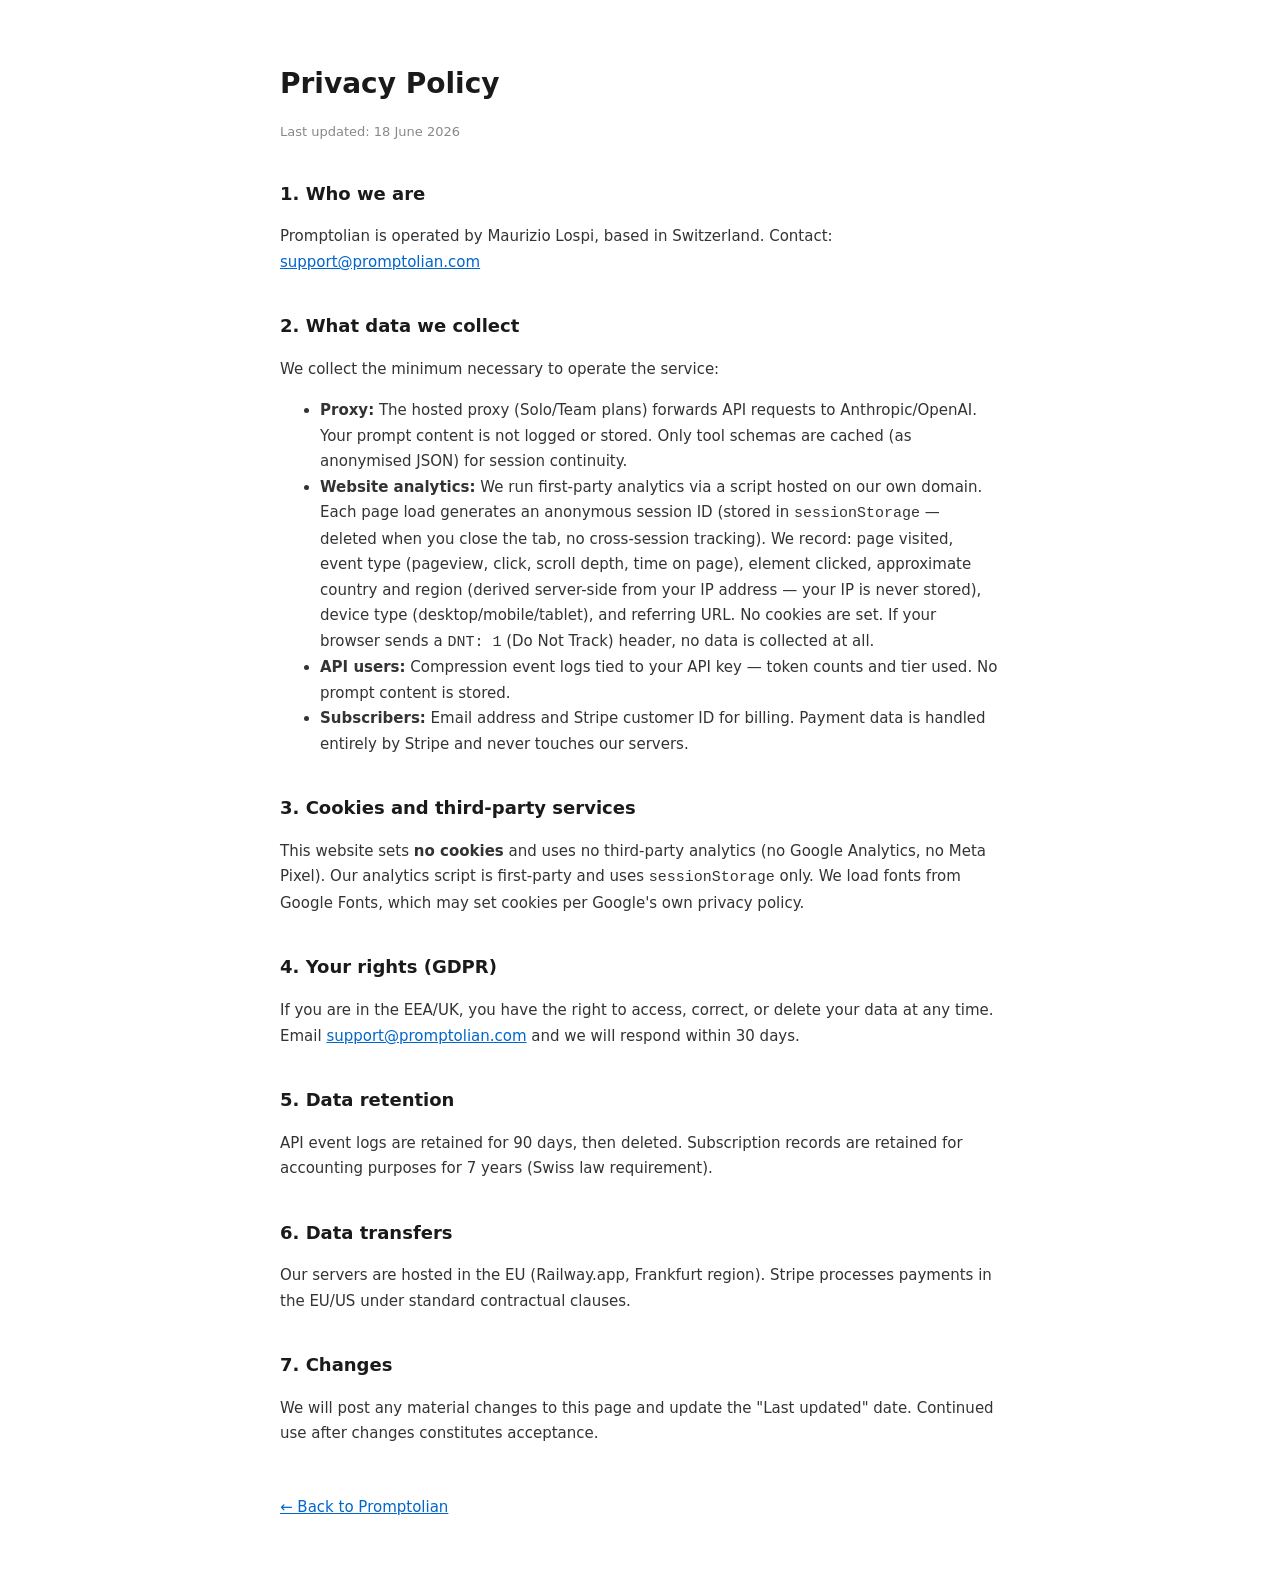
<file: website/privacy.html>
<!DOCTYPE html>
<html lang="en">
<head>
<meta charset="UTF-8">
<meta name="viewport" content="width=device-width, initial-scale=1.0">
<title>Privacy Policy — Promptolian</title>
<style>
body{font-family:'system-ui',sans-serif;max-width:720px;margin:60px auto;padding:0 24px;color:#1a1a1a;line-height:1.7}
h1{font-size:28px;margin-bottom:4px}
h2{font-size:18px;margin-top:36px;margin-bottom:8px}
p,li{font-size:15px;color:#333}
a{color:#0066cc}
.updated{color:#888;font-size:13px;margin-bottom:36px}
</style>
</head>
<body>

<h1>Privacy Policy</h1>
<p class="updated">Last updated: 18 June 2026</p>

<h2>1. Who we are</h2>
<p>Promptolian is operated by Maurizio Lospi, based in Switzerland. Contact: <a href="mailto:support@promptolian.com">support@promptolian.com</a></p>

<h2>2. What data we collect</h2>
<p>We collect the minimum necessary to operate the service:</p>
<ul>
  <li><strong>Proxy:</strong> The hosted proxy (Solo/Team plans) forwards API requests to Anthropic/OpenAI. Your prompt content is not logged or stored. Only tool schemas are cached (as anonymised JSON) for session continuity.</li>
  <li><strong>Website analytics:</strong> We run first-party analytics via a script hosted on our own domain. Each page load generates an anonymous session ID (stored in <code>sessionStorage</code> — deleted when you close the tab, no cross-session tracking). We record: page visited, event type (pageview, click, scroll depth, time on page), element clicked, approximate country and region (derived server-side from your IP address — your IP is never stored), device type (desktop/mobile/tablet), and referring URL. No cookies are set. If your browser sends a <code>DNT: 1</code> (Do Not Track) header, no data is collected at all.</li>
  <li><strong>API users:</strong> Compression event logs tied to your API key — token counts and tier used. No prompt content is stored.</li>
  <li><strong>Subscribers:</strong> Email address and Stripe customer ID for billing. Payment data is handled entirely by Stripe and never touches our servers.</li>
</ul>

<h2>3. Cookies and third-party services</h2>
<p>This website sets <strong>no cookies</strong> and uses no third-party analytics (no Google Analytics, no Meta Pixel). Our analytics script is first-party and uses <code>sessionStorage</code> only. We load fonts from Google Fonts, which may set cookies per Google's own privacy policy.</p>

<h2>4. Your rights (GDPR)</h2>
<p>If you are in the EEA/UK, you have the right to access, correct, or delete your data at any time. Email <a href="mailto:support@promptolian.com">support@promptolian.com</a> and we will respond within 30 days.</p>

<h2>5. Data retention</h2>
<p>API event logs are retained for 90 days, then deleted. Subscription records are retained for accounting purposes for 7 years (Swiss law requirement).</p>

<h2>6. Data transfers</h2>
<p>Our servers are hosted in the EU (Railway.app, Frankfurt region). Stripe processes payments in the EU/US under standard contractual clauses.</p>

<h2>7. Changes</h2>
<p>We will post any material changes to this page and update the "Last updated" date. Continued use after changes constitutes acceptance.</p>

<p style="margin-top:48px"><a href="/">← Back to Promptolian</a></p>
<script src="tracker.js" defer></script>
</body>
</html>
</file>
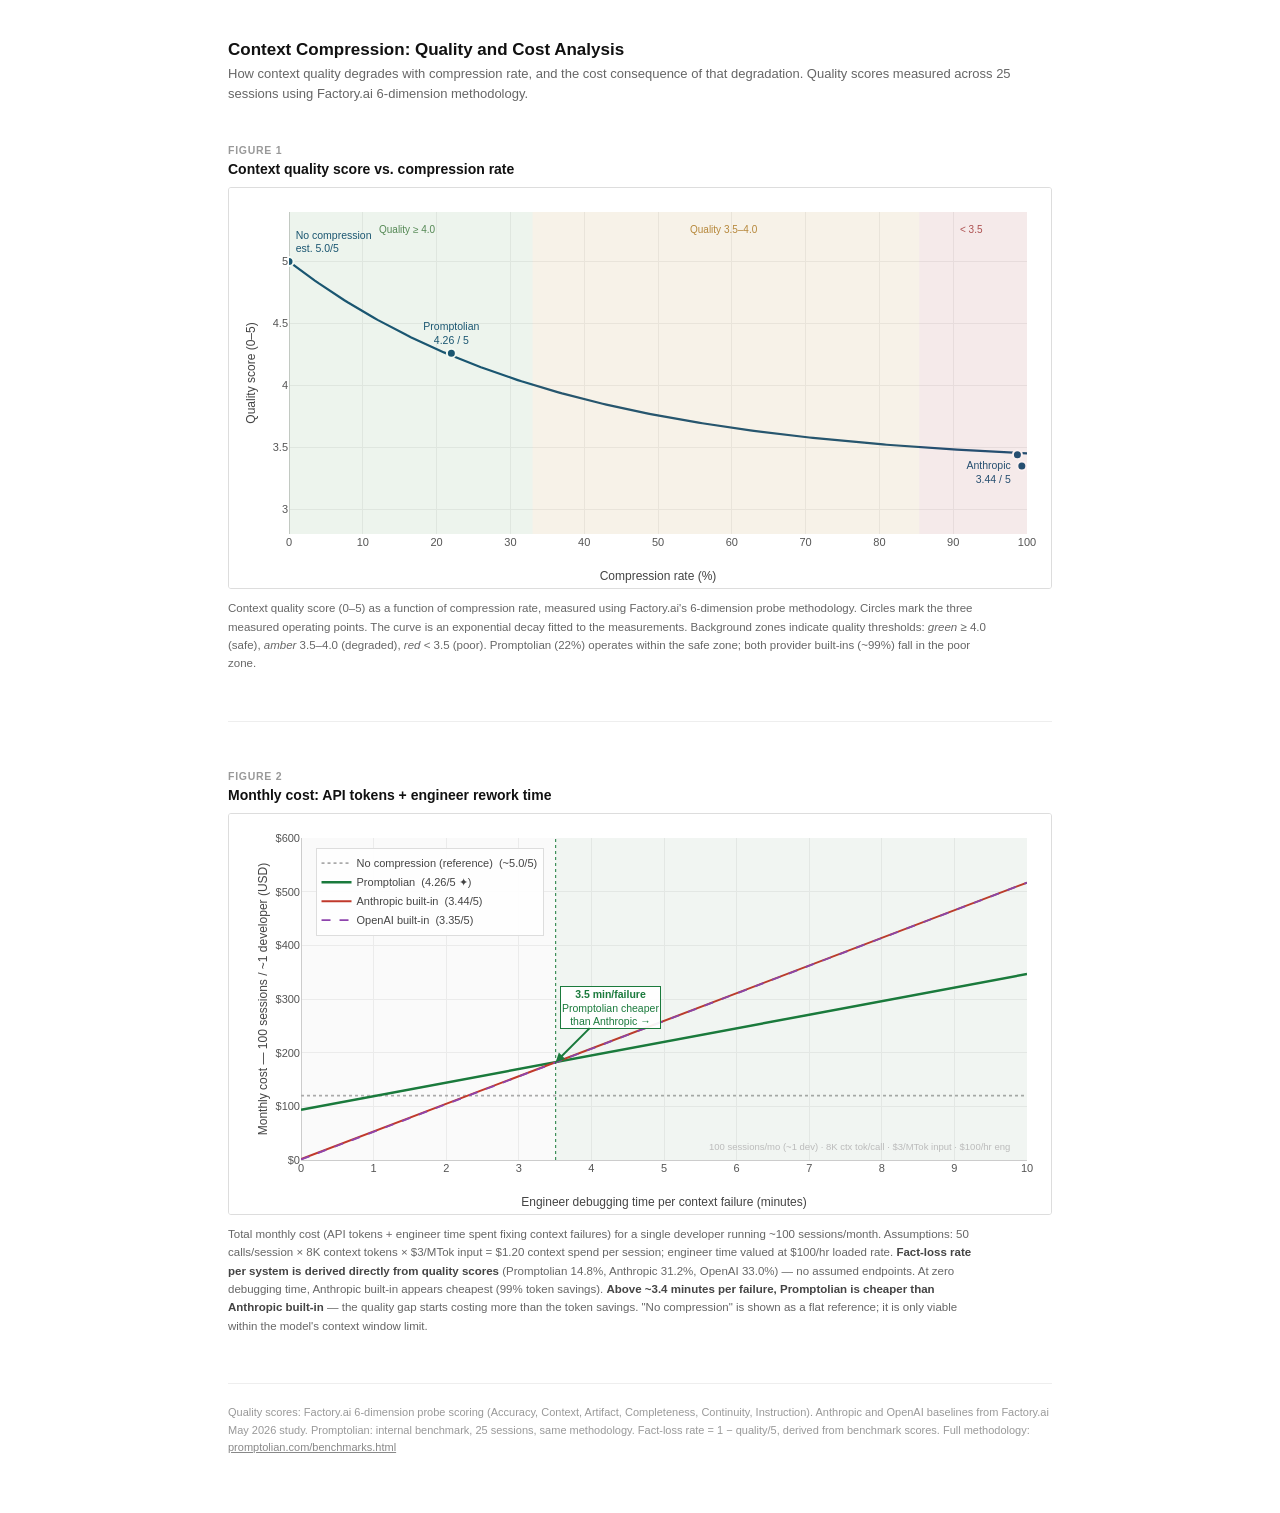
<file: website/ucurve.html>
<!DOCTYPE html>
<html lang="en">
<head>
<meta charset="UTF-8">
<meta name="viewport" content="width=device-width, initial-scale=1.0">
<title>Context Compression: Quality and Cost Analysis — Promptolian</title>
<script src="https://cdn.plot.ly/plotly-2.32.0.min.js" charset="utf-8"></script>
<style>
  * { box-sizing: border-box; margin: 0; padding: 0; }
  body {
    background: #ffffff;
    font-family: 'Helvetica Neue', Arial, sans-serif;
    color: #222;
    max-width: 880px;
    margin: 0 auto;
    padding: 40px 28px 56px;
  }
  .page-title {
    font-size: 17px; font-weight: 700; margin-bottom: 4px; color: #111;
  }
  .page-sub {
    font-size: 13px; color: #666; margin-bottom: 40px; line-height: 1.55;
  }
  .fig-block { margin-bottom: 48px; }
  .fig-label {
    font-size: 10.5px; font-weight: 700; color: #999;
    text-transform: uppercase; letter-spacing: 0.07em; margin-bottom: 5px;
  }
  .fig-title {
    font-size: 14px; font-weight: 600; color: #111; margin-bottom: 3px;
  }
  .fig-caption {
    font-size: 11.5px; color: #666; margin-top: 10px; line-height: 1.6;
    max-width: 760px;
  }
  .fig-caption em { font-style: italic; }
  .fig-caption strong { font-weight: 600; color: #444; }
  .chart-wrap {
    border: 1px solid #ddd; border-radius: 3px; overflow: hidden;
    margin-top: 10px;
  }
  hr { border: none; border-top: 1px solid #eee; margin: 0 0 48px; }
  .note {
    font-size: 11px; color: #999; border-top: 1px solid #eee;
    padding-top: 20px; margin-top: 8px; line-height: 1.6;
  }
  .note a { color: #888; }
</style>
</head>
<body>

<p class="page-title">Context Compression: Quality and Cost Analysis</p>
<p class="page-sub">
  How context quality degrades with compression rate, and the cost consequence of that degradation.
  Quality scores measured across 25 sessions using Factory.ai 6-dimension methodology.
</p>

<div class="fig-block">
  <div class="fig-label">Figure 1</div>
  <div class="fig-title">Context quality score vs. compression rate</div>
  <div class="chart-wrap"><div id="fig1" style="height:400px"></div></div>
  <p class="fig-caption">
    Context quality score (0–5) as a function of compression rate, measured using
    Factory.ai's 6-dimension probe methodology. Circles mark the three measured operating points.
    The curve is an exponential decay fitted to the measurements.
    Background zones indicate quality thresholds: <em>green</em> ≥ 4.0 (safe),
    <em>amber</em> 3.5–4.0 (degraded), <em>red</em> &lt; 3.5 (poor).
    Promptolian (22%) operates within the safe zone; both provider built-ins (~99%) fall in the poor zone.
  </p>
</div>

<hr>

<div class="fig-block">
  <div class="fig-label">Figure 2</div>
  <div class="fig-title">Monthly cost: API tokens + engineer rework time</div>
  <div class="chart-wrap"><div id="fig2" style="height:400px"></div></div>
  <p class="fig-caption">
    Total monthly cost (API tokens + engineer time spent fixing context failures) for a single developer
    running ~100 sessions/month. Assumptions: 50 calls/session × 8K context tokens × $3/MTok input = $1.20
    context spend per session; engineer time valued at $100/hr loaded rate.
    <strong>Fact-loss rate per system is derived directly from quality scores</strong>
    (Promptolian 14.8%, Anthropic 31.2%, OpenAI 33.0%) — no assumed endpoints.
    At zero debugging time, Anthropic built-in appears cheapest (99% token savings).
    <strong>Above ~3.4 minutes per failure, Promptolian is cheaper than Anthropic built-in</strong> —
    the quality gap starts costing more than the token savings.
    "No compression" is shown as a flat reference; it is only viable within the model's context window limit.
  </p>
</div>

<p class="note">
  Quality scores: Factory.ai 6-dimension probe scoring (Accuracy, Context, Artifact, Completeness, Continuity, Instruction).
  Anthropic and OpenAI baselines from Factory.ai May 2026 study. Promptolian: internal benchmark, 25 sessions, same methodology.
  Fact-loss rate = 1 − quality/5, derived from benchmark scores.
  Full methodology: <a href="benchmarks.html">promptolian.com/benchmarks.html</a>
</p>

<script>
(function () {

  // ── Shared model ────────────────────────────────────────────────────────────
  // quality(c): exponential decay fitted to measured points
  //   (0%, ~5.0), (22%, 4.26), (98.7%, 3.44), (99.3%, 3.35)
  function quality(c) {
    return 3.35 + 1.65 * Math.exp(-0.028 * c);
  }

  // ── Compression axis ────────────────────────────────────────────────────────
  var NC = 200;
  var cArr = [], qArr = [];
  for (var i = 0; i <= NC; i++) {
    var c = i / NC * 100;
    cArr.push(+c.toFixed(2));
    qArr.push(+quality(c).toFixed(4));
  }

  // Quality zone boundaries (compression % where quality crosses threshold)
  // q=4.0: 3.35+1.65*exp(-0.028c)=4.0 → c = -ln(0.3939)/0.028 = 33.0%
  // q=3.5: 3.35+1.65*exp(-0.028c)=3.5 → c = -ln(0.0909)/0.028 = 85.4%
  var c_safe   = 33.0;
  var c_degrad = 85.4;

  // ── Figure 1 ────────────────────────────────────────────────────────────────

  // Background quality zones (as shapes)
  var shapes1 = [
    // green: 0 → c_safe
    { type:'rect', xref:'x', yref:'paper', x0:0, x1:c_safe, y0:0, y1:1,
      fillcolor:'rgba(34,139,34,0.055)', line:{width:0} },
    // amber: c_safe → c_degrad
    { type:'rect', xref:'x', yref:'paper', x0:c_safe, x1:c_degrad, y0:0, y1:1,
      fillcolor:'rgba(210,140,0,0.07)', line:{width:0} },
    // red: c_degrad → 100
    { type:'rect', xref:'x', yref:'paper', x0:c_degrad, x1:100, y0:0, y1:1,
      fillcolor:'rgba(180,30,30,0.07)', line:{width:0} },
  ];

  // Measured quality data points
  var measured_pts = [
    { c: 0,    q: 5.0,  label: 'No compression<br>est. 5.0/5' },
    { c: 22,   q: 4.26, label: 'Promptolian<br>4.26/5 ✦' },
    { c: 98.7, q: 3.44, label: 'Anthropic<br>3.44/5' },
    { c: 99.3, q: 3.35, label: 'OpenAI<br>3.35/5' },
  ];
  var meas_x = measured_pts.map(function(p){ return p.c; });
  var meas_q = measured_pts.map(function(p){ return p.q; });

  var trace_quality = {
    x: cArr, y: qArr,
    type: 'scatter', mode: 'lines', name: 'Quality score (fitted curve)',
    line: { color: '#1a5276', width: 2.2 },
    hovertemplate: 'Compression: %{x:.1f}%<br>Quality: %{y:.2f}/5<extra></extra>',
  };

  var trace_meas = {
    x: meas_x, y: meas_q,
    type: 'scatter', mode: 'markers+text', name: 'Measured data points',
    marker: { color: '#1a5276', size: 9, symbol: 'circle',
              line: { color: '#fff', width: 2 } },
    text: ['No compression<br>est. 5.0/5', 'Promptolian<br>4.26 / 5', 'Anthropic<br>3.44 / 5', 'OpenAI<br>3.35 / 5'],
    textposition: ['top right', 'top center', 'bottom left', 'bottom right'],
    textfont: { size: 10.5, color: '#1a5276' },
    hovertemplate: 'Compression: %{x:.1f}%<br>Quality: %{y:.2f}/5<extra></extra>',
    showlegend: true,
  };

  var layout1 = {
    paper_bgcolor: '#fff', plot_bgcolor: '#fafafa',
    margin: { l: 60, r: 24, t: 24, b: 54 },
    xaxis: {
      title: { text: 'Compression rate (%)', font: { size: 12, color: '#444' } },
      tickfont: { size: 11, color: '#555' },
      gridcolor: '#ebebeb', zerolinecolor: '#ccc',
      range: [0, 100], dtick: 10,
    },
    yaxis: {
      title: { text: 'Quality score (0–5)', font: { size: 12, color: '#444' } },
      tickfont: { size: 11, color: '#555' },
      gridcolor: '#ebebeb', zerolinecolor: '#ccc',
      range: [2.8, 5.4], dtick: 0.5,
    },
    showlegend: false,
    shapes: shapes1,
    annotations: [
      { xref:'x', yref:'paper', x:16,    y:0.97, text:'Quality ≥ 4.0', showarrow:false,
        font:{size:10, color:'rgba(34,100,34,0.75)'}, xanchor:'center' },
      { xref:'x', yref:'paper', x:59,    y:0.97, text:'Quality 3.5–4.0', showarrow:false,
        font:{size:10, color:'rgba(160,100,0,0.75)'}, xanchor:'center' },
      { xref:'x', yref:'paper', x:92.5,  y:0.97, text:'< 3.5', showarrow:false,
        font:{size:10, color:'rgba(150,30,30,0.75)'}, xanchor:'center' },
    ],
    font: { family: 'Helvetica Neue, Arial, sans-serif' },
  };

  Plotly.newPlot('fig1',
    [trace_quality, trace_meas],
    layout1,
    { responsive: true, displayModeBar: false }
  );

  // ── Figure 2 ────────────────────────────────────────────────────────────────
  // Model: monthly_cost(c, t_min) = API cost + rework cost
  //   API cost    = SESSIONS × (1 − c/100) × CONTEXT_SPEND
  //   rework cost = SESSIONS × fact_loss(c) × (t_min/60) × ENG_RATE
  //   fact_loss(c) = 1 − quality(c)/5  (derived from benchmark quality scores)

  var SESSIONS      = 100;     // sessions/month (~1 developer)
  var CTX_SPEND     = 1.20;    // $/session: 50 calls × 8K tok × $3/MTok
  var ENG_RATE      = 100;     // $/hr loaded engineer rate

  function fact_loss(c) {
    return 1.0 - quality(c) / 5.0;
  }

  function monthly_cost(c, t_min) {
    var api     = SESSIONS * (1 - c / 100) * CTX_SPEND;
    var rework  = SESSIONS * fact_loss(c) * (t_min / 60) * ENG_RATE;
    return api + rework;
  }

  // Crossover: monthly_cost(c1, t) = monthly_cost(c2, t)
  // t = (api2 − api1) × 60 / ((fail1 − fail2) × ENG_RATE)
  function crossover_min(c1, c2) {
    var api1  = SESSIONS * (1 - c1 / 100) * CTX_SPEND;
    var api2  = SESSIONS * (1 - c2 / 100) * CTX_SPEND;
    var fail1 = SESSIONS * fact_loss(c1);
    var fail2 = SESSIONS * fact_loss(c2);
    return (api2 - api1) * 60 / ((fail1 - fail2) * ENG_RATE);
  }

  var t_cross = crossover_min(22, 98.7);   // Promptolian cheaper than Anthropic above this

  var NT = 150;
  var tArr = [];
  for (var i = 0; i <= NT; i++) tArr.push(+(i / NT * 10).toFixed(3));

  var systems2 = [
    { c: 0,    label: 'No compression (reference)', color: '#aaaaaa', dash: 'dot',   q: '~5.0/5',   w: 1.6 },
    { c: 22,   label: 'Promptolian',                color: '#1a7a3c', dash: 'solid', q: '4.26/5 ✦', w: 2.5 },
    { c: 98.7, label: 'Anthropic built-in',         color: '#c0392b', dash: 'solid', q: '3.44/5',   w: 2.0 },
    { c: 99.3, label: 'OpenAI built-in',            color: '#8e44ad', dash: 'dash',  q: '3.35/5',   w: 1.8 },
  ];

  var traces2 = systems2.map(function(s) {
    var costs = tArr.map(function(t){ return +monthly_cost(s.c, t).toFixed(2); });
    return {
      x: tArr, y: costs,
      type: 'scatter', mode: 'lines',
      name: s.label + '  (' + s.q + ')',
      line: { color: s.color, width: s.w, dash: s.dash },
      hovertemplate: s.label + '<br>Debug time: %{x:.1f} min/failure<br>Monthly cost: $%{y:,.0f}<extra></extra>',
    };
  });

  // Cost at crossover point for annotation positioning
  var cross_cost = monthly_cost(22, t_cross);

  var ann2 = [
    {
      xref: 'x', yref: 'y',
      x: t_cross, y: cross_cost,
      text: '<b>' + t_cross.toFixed(1) + ' min/failure</b><br>Promptolian cheaper<br>than Anthropic →',
      showarrow: true, arrowhead: 2, arrowsize: 0.9, arrowcolor: '#1a7a3c',
      ax: 55, ay: -55,
      font: { size: 10.5, color: '#1a7a3c' },
      bgcolor: 'rgba(255,255,255,0.92)', bordercolor: '#1a7a3c', borderwidth: 1,
    },
    {
      xref: 'paper', yref: 'paper',
      x: 0.98, y: 0.02,
      text: '100 sessions/mo (~1 dev) · 8K ctx tok/call · $3/MTok input · $100/hr eng',
      showarrow: false,
      font: { size: 9.5, color: '#bbb' },
      xanchor: 'right', yanchor: 'bottom',
    },
  ];

  var shapes2 = [
    // vertical crossover marker
    { type: 'line', xref: 'x', yref: 'paper',
      x0: t_cross, x1: t_cross, y0: 0, y1: 1,
      line: { color: '#1a7a3c', width: 1, dash: 'dot' } },
    // green shading: right of crossover = Promptolian wins vs Anthropic
    { type: 'rect', xref: 'x', yref: 'paper',
      x0: t_cross, x1: 10, y0: 0, y1: 1,
      fillcolor: 'rgba(26,122,60,0.04)', line: { width: 0 } },
  ];

  var layout2 = {
    paper_bgcolor: '#fff', plot_bgcolor: '#fafafa',
    margin: { l: 72, r: 24, t: 24, b: 54 },
    xaxis: {
      title: { text: 'Engineer debugging time per context failure (minutes)', font: { size: 12, color: '#444' } },
      tickfont: { size: 11, color: '#555' },
      gridcolor: '#ebebeb', zerolinecolor: '#ccc',
      range: [0, 10], dtick: 1,
    },
    yaxis: {
      title: { text: 'Monthly cost — 100 sessions / ~1 developer (USD)', font: { size: 12, color: '#444' } },
      tickfont: { size: 11, color: '#555' },
      gridcolor: '#ebebeb', zerolinecolor: '#ccc',
      range: [0, 600], dtick: 100,
      tickprefix: '$', tickformat: ',.0f',
    },
    legend: {
      x: 0.02, y: 0.97, xanchor: 'left', yanchor: 'top',
      font: { size: 11 }, bgcolor: 'rgba(255,255,255,0.9)',
      bordercolor: '#ddd', borderwidth: 1,
    },
    shapes: shapes2,
    annotations: ann2,
    font: { family: 'Helvetica Neue, Arial, sans-serif' },
  };

  Plotly.newPlot('fig2',
    traces2,
    layout2,
    { responsive: true, displayModeBar: false }
  );

})();
</script>
</body>
</html>
</file>
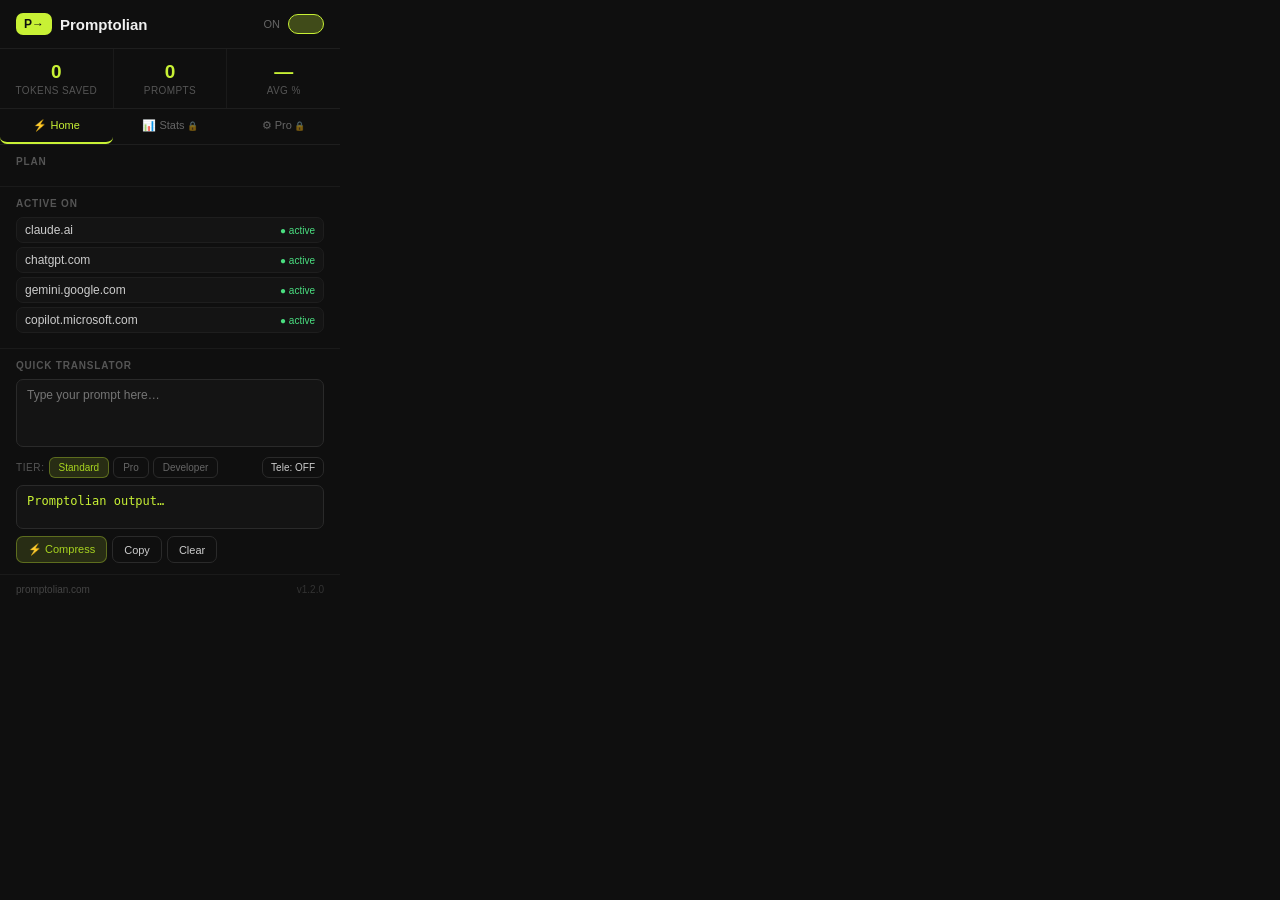
<file: extension/chrome/popup.html>
<!DOCTYPE html>
<html>
<head>
<meta charset="utf-8">
<title>Promptolian</title>
<style>
*{box-sizing:border-box;margin:0;padding:0}
body{width:340px;font-family:-apple-system,BlinkMacSystemFont,'Segoe UI',sans-serif;background:#0f0f0f;color:#e0e0e0;font-size:13px}
.header{display:flex;align-items:center;justify-content:space-between;padding:13px 16px;border-bottom:1px solid #1e1e1e}
.logo{display:flex;align-items:center;gap:8px;font-size:15px;font-weight:600;color:#f0f0f0}
.logo-icon{background:#c8f135;color:#0e0e0e;font-weight:700;font-size:12px;padding:4px 8px;border-radius:7px}
.toggle-wrap{display:flex;align-items:center;gap:8px}
.toggle-lbl{font-size:11px;color:#666}
.toggle{position:relative;width:36px;height:20px}
.toggle input{display:none}
.slider{position:absolute;inset:0;background:#2a2a2a;border-radius:20px;cursor:pointer;transition:background .2s;border:1px solid #333}
.slider::before{content:\'\';position:absolute;width:14px;height:14px;background:#666;border-radius:50%;top:2px;left:2px;transition:all .2s}
.toggle input:checked+.slider{background:#c8f13544;border-color:#c8f135}
.toggle input:checked+.slider::before{transform:translateX(16px);background:#c8f135}
.stats{display:grid;grid-template-columns:1fr 1fr 1fr;gap:1px;background:#1a1a1a;border-bottom:1px solid #1e1e1e}
.stat{background:#0f0f0f;padding:12px 10px;text-align:center}
.stat-val{font-size:19px;font-weight:600;color:#c8f135;display:block}
.stat-lbl{font-size:10px;color:#555;margin-top:2px;text-transform:uppercase;letter-spacing:.04em}
.tab-bar{display:flex;border-bottom:1px solid #1e1e1e;background:#0f0f0f}
.tab-btn{flex:1;padding:10px 6px;font-size:11px;font-weight:500;border:none;background:transparent;color:#666;cursor:pointer;font-family:inherit;border-bottom:2px solid transparent;transition:all .15s}
.tab-btn:hover{color:#aaa}
.tab-btn.active{color:#c8f135;border-bottom-color:#c8f135}
.tab-lock{font-size:9px;opacity:.5;margin-left:2px}
.tab-pane{display:none}
.tab-pane.active{display:block}
.section{padding:11px 16px;border-bottom:1px solid #1a1a1a}
.section-title{font-size:10px;text-transform:uppercase;letter-spacing:.08em;color:#555;margin-bottom:8px;font-weight:600}
.site-row{display:flex;align-items:center;justify-content:space-between;padding:5px 8px;background:#141414;border-radius:7px;border:1px solid #1e1e1e;margin-bottom:4px}
.site-name{font-size:12px;color:#ccc}
.site-status{font-size:10px;color:#4ade80}
.quota-row{display:flex;align-items:center;gap:8px;margin-bottom:8px}
.quota-label{font-size:12px;color:#aaa;white-space:nowrap}
.quota-bar-wrap{flex:1;background:#2a2a2a;border-radius:20px;height:6px;overflow:hidden}
.quota-bar{height:100%;background:#c8f135;border-radius:20px;transition:width .3s}
.quota-rem{font-size:11px;color:#c8f135;font-weight:600;white-space:nowrap}
.upgrade-row{display:flex;align-items:center;justify-content:center;padding:7px;background:#c8f13511;border:1px solid #c8f13533;border-radius:7px;cursor:pointer;margin-bottom:8px}
.upgrade-row:hover{background:#c8f13522}
.upgrade-label{font-size:12px;color:#c8f135;font-weight:600}
.key-input{width:100%;background:#141414;border:1px solid #2a2a2a;border-radius:7px;color:#e0e0e0;padding:7px 10px;font-size:11px;font-family:inherit;outline:none;margin-bottom:5px}
.key-input:focus{border-color:#c8f13555}
.pro-badge-row{display:flex;align-items:center;justify-content:space-between;padding:7px 10px;background:#16a34a11;border:1px solid #16a34a33;border-radius:7px}
.pro-badge-label{font-size:12px;color:#4ade80;font-weight:600}
.pro-change{font-size:10px;color:#555;cursor:pointer}
.pro-change:hover{color:#aaa}
.translator{padding:11px 16px}
textarea{width:100%;background:#141414;border:1px solid #2a2a2a;border-radius:7px;color:#e0e0e0;padding:8px 10px;font-size:12px;font-family:inherit;resize:none;height:68px;outline:none;transition:border-color .15s;margin-bottom:7px}
textarea:focus{border-color:#c8f13555}
.output{background:#141414;border:1px solid #2a2a2a;border-radius:7px;padding:8px 10px;font-size:12px;font-family:'SF Mono','Fira Code',monospace;color:#c8f135;min-height:44px;white-space:pre-wrap;word-break:break-all;margin-bottom:7px}
.saving{display:none;background:#16a34a22;border:1px solid #16a34a44;color:#4ade80;font-size:10px;font-weight:600;padding:3px 9px;border-radius:20px;margin-bottom:7px;text-align:center}
.btn-row{display:flex;gap:5px;flex-wrap:wrap}
button{padding:6px 11px;border-radius:7px;border:1px solid #2a2a2a;background:transparent;color:#ccc;font-size:11px;cursor:pointer;font-family:inherit;transition:all .15s;font-weight:500}
button:hover{background:#1e1e1e;border-color:#333}
.btn-main{background:#c8f13522;border-color:#c8f13555;color:#a8d420}
.btn-main:hover{background:#c8f13533}
.gate{display:flex;flex-direction:column;align-items:center;padding:32px 20px;gap:10px;text-align:center}
.gate-icon{font-size:28px;opacity:.4}
.gate-title{font-size:14px;font-weight:600;color:#888}
.gate-sub{font-size:12px;color:#555;line-height:1.5}
.gate-btn{padding:8px 20px;border-radius:100px;border:1px solid #c8f13555;background:#c8f13511;color:#a8d420;font-size:12px;font-weight:600;cursor:pointer;font-family:inherit}
.gate-btn:hover{background:#c8f13522}
.analytics{padding:14px 16px}
.anl-alltime{display:flex;gap:6px;margin-bottom:16px}
.anl-stat{flex:1;background:#141414;border:1px solid #1e1e1e;border-radius:9px;padding:10px;text-align:center}
.anl-val{font-size:17px;font-weight:600;color:#c8f135;display:block}
.anl-lbl{font-size:10px;color:#555;text-transform:uppercase;letter-spacing:.04em}
.chart-title{font-size:10px;text-transform:uppercase;letter-spacing:.08em;color:#555;font-weight:600;margin-bottom:10px}
.chart{display:flex;flex-direction:column;gap:5px;margin-bottom:18px}
.chart-row{display:flex;align-items:center;gap:8px}
.chart-day{font-size:10px;color:#555;width:28px;text-align:right;flex-shrink:0}
.chart-bar-wrap{flex:1;background:#1a1a1a;border-radius:4px;height:12px;overflow:hidden}
.chart-bar{height:100%;background:#c8f13566;border-radius:4px;min-width:2px}
.chart-count{font-size:10px;color:#444;width:42px;text-align:left;flex-shrink:0}
.site-table{width:100%;border-collapse:collapse;font-size:12px}
.site-table th{color:#555;font-size:10px;text-transform:uppercase;letter-spacing:.06em;text-align:left;padding:4px 6px;border-bottom:1px solid #1e1e1e}
.site-table td{padding:7px 6px;border-bottom:1px solid #141414;color:#aaa}
.site-table td:last-child{color:#c8f135;font-weight:600;text-align:right}
.setting-section{padding:11px 16px;border-bottom:1px solid #1a1a1a}
.pack-row{display:flex;align-items:center;justify-content:space-between;padding:7px 0;border-bottom:1px solid #141414}
.pack-row:last-child{border-bottom:none}
.pack-info{display:flex;align-items:center;gap:8px}
.pack-icon{font-size:14px}
.pack-name{font-size:12px;font-weight:500;color:#ddd}
.pack-desc{font-size:10px;color:#555}
.mini-toggle{position:relative;width:30px;height:17px;flex-shrink:0}
.mini-toggle input{display:none}
.mini-slider{position:absolute;inset:0;background:#2a2a2a;border-radius:20px;cursor:pointer;border:1px solid #333;transition:background .2s}
.mini-slider::before{content:\'\';position:absolute;width:11px;height:11px;background:#555;border-radius:50%;top:2px;left:2px;transition:all .2s}
.mini-toggle input:checked+.mini-slider{background:#c8f13544;border-color:#c8f135}
.mini-toggle input:checked+.mini-slider::before{transform:translateX(13px);background:#c8f135}
.rules-list{display:flex;flex-direction:column;gap:5px;margin-bottom:10px;max-height:120px;overflow-y:auto}
.rule-item{display:flex;align-items:center;justify-content:space-between;background:#141414;border:1px solid #1e1e1e;border-radius:7px;padding:5px 8px}
.rule-text{font-size:11px;color:#aaa;font-family:'SF Mono','Fira Code',monospace}
.rule-del{background:none;border:none;color:#555;cursor:pointer;font-size:13px;padding:0 2px}
.rule-del:hover{color:#f87171;background:none}
.add-rule-row{display:flex;gap:5px}
.rule-input{flex:1;background:#141414;border:1px solid #2a2a2a;border-radius:7px;color:#e0e0e0;padding:6px 8px;font-size:11px;font-family:inherit;outline:none}
.rule-input:focus{border-color:#c8f13555}
.auto-row{display:flex;align-items:center;justify-content:space-between;padding:6px 0}
.auto-label{font-size:12px;color:#ddd}
.auto-sub{font-size:10px;color:#555}
.footer{padding:9px 16px;display:flex;align-items:center;justify-content:space-between;border-top:1px solid #1a1a1a}
.footer a{font-size:10px;color:#444;text-decoration:none}
.footer a:hover{color:#c8f135}
.version{font-size:10px;color:#333}
.tier-btn{padding:4px 9px;border-radius:6px;border:1px solid #2a2a2a;background:transparent;color:#666;font-size:10px;cursor:pointer;font-family:inherit;font-weight:500;transition:all .15s}
.tier-btn:hover{background:#1e1e1e;color:#aaa}
.tier-btn.active{background:#c8f13522;border-color:#c8f13555;color:#a8d420}
.tier-btn:disabled{opacity:.35;cursor:not-allowed}
</style>
</head>
<body>

<div class="header">
  <div class="logo"><span class="logo-icon">P&#8594;</span> Promptolian</div>
  <div class="toggle-wrap">
    <span class="toggle-lbl" id="toggle-lbl">ON</span>
    <label class="toggle"><input type="checkbox" id="main-toggle" checked><span class="slider"></span></label>
  </div>
</div>

<div class="stats">
  <div class="stat"><span class="stat-val" id="s-saved">0</span><div class="stat-lbl">tokens saved</div></div>
  <div class="stat"><span class="stat-val" id="s-prompts">0</span><div class="stat-lbl">prompts</div></div>
  <div class="stat"><span class="stat-val" id="s-avg">&#8212;</span><div class="stat-lbl">avg %</div></div>
</div>
<div id="s-dollar" style="display:none;text-align:center;padding:6px 0 2px;font-size:11px;color:#555;border-bottom:1px solid #1a1a1a">
  &#8776; <span id="s-dollar-val" style="color:#c8f135;font-weight:600">$0.00</span> saved at API pricing
</div>

<div class="tab-bar">
  <button class="tab-btn active" onclick="switchTab('home',this)">&#9889; Home</button>
  <button class="tab-btn" onclick="switchTab('analytics',this)">&#128202; Stats<span class="tab-lock" id="lock-analytics">&#128274;</span></button>
  <button class="tab-btn" onclick="switchTab('pro',this)">&#9881; Pro<span class="tab-lock" id="lock-pro">&#128274;</span></button>
</div>

<!-- HOME -->
<div class="tab-pane active" id="tab-home">
  <div class="section">
    <div class="section-title">Plan</div>
    <div id="plan-free" style="display:none">
      <div class="quota-row">
        <span class="quota-label">Free &middot; <span id="daily-used">0</span>/10 today</span>
        <div class="quota-bar-wrap"><div class="quota-bar" id="quota-bar" style="width:0%"></div></div>
        <span class="quota-rem" id="daily-remaining">10 left</span>
      </div>
      <div class="upgrade-row" onclick="openUpgrade()"><span class="upgrade-label">&#9889; Upgrade to Pro &mdash; $7/mo</span></div>
      <input class="key-input" type="text" id="license-input" placeholder="Enter license key&hellip;">
      <button style="width:100%;padding:6px;border-radius:7px;border:1px solid #c8f13555;background:#c8f13511;color:#a8d420;font-size:11px;cursor:pointer;font-family:inherit" onclick="activateLicense()">Activate license</button>
    </div>
    <div id="plan-pro" style="display:none">
      <div class="pro-badge-row">
        <span class="pro-badge-label">&#10003; Pro &mdash; unlimited compressions</span>
        <span class="pro-change" onclick="deactivateLicense()">Change</span>
      </div>
    </div>
  </div>
  <div class="section">
    <div class="section-title">Active on</div>
    <div class="site-row"><span class="site-name">claude.ai</span><span class="site-status">&#9679; active</span></div>
    <div class="site-row"><span class="site-name">chatgpt.com</span><span class="site-status">&#9679; active</span></div>
    <div class="site-row"><span class="site-name">gemini.google.com</span><span class="site-status">&#9679; active</span></div>
    <div class="site-row"><span class="site-name">copilot.microsoft.com</span><span class="site-status">&#9679; active</span></div>
  </div>
  <div class="translator">
    <div class="section-title">Quick translator</div>
    <textarea id="eng-in" placeholder="Type your prompt here&hellip;" oninput="liveTranslate()"></textarea>
    <div style="display:flex;gap:4px;margin-bottom:7px;align-items:center">
      <span style="font-size:10px;color:#555;text-transform:uppercase;letter-spacing:.06em;flex-shrink:0">Tier:</span>
      <button class="tier-btn active" id="tbtn-std" onclick="setPopupTier('standard')">Standard</button>
      <button class="tier-btn" id="tbtn-pro" onclick="setPopupTier('pro')">Pro</button>
      <button class="tier-btn" id="tbtn-dev" onclick="setPopupTier('developer')">Developer</button>
      <button id="tele-btn" onclick="toggleTele()" style="margin-left:auto;padding:4px 8px;font-size:10px">Tele: OFF</button>
    </div>
    <div class="saving" id="saving-pill"></div>
    <div class="output" id="ps-out">Promptolian output&hellip;</div>
    <div class="btn-row">
      <button class="btn-main" onclick="doCompress()">&#9889; Compress</button>
      <button onclick="copyOut()">Copy</button>
      <button onclick="clearAll()">Clear</button>
    </div>
  </div>
</div>

<!-- ANALYTICS -->
<div class="tab-pane" id="tab-analytics">
  <div id="analytics-gate" class="gate">
    <div class="gate-icon">&#128202;</div>
    <div class="gate-title">Analytics is a Pro feature</div>
    <div class="gate-sub">Track tokens saved per day, per site,<br>and across all sessions.</div>
    <button class="gate-btn" onclick="openUpgrade()">Upgrade to Pro &#8594;</button>
  </div>
  <div id="analytics-content" style="display:none" class="analytics">
    <div class="anl-alltime">
      <div class="anl-stat"><span class="anl-val" id="anl-tokens">0</span><div class="anl-lbl">Tokens saved</div></div>
      <div class="anl-stat"><span class="anl-val" id="anl-comps">0</span><div class="anl-lbl">Sessions</div></div>
      <div class="anl-stat"><span class="anl-val" id="anl-avg">&#8212;</span><div class="anl-lbl">Avg %</div></div>
    </div>
    <div class="chart-title">Last 7 days</div>
    <div class="chart" id="week-chart"></div>
    <div class="chart-title">By site</div>
    <table class="site-table">
      <thead><tr><th>Site</th><th>Sessions</th><th>Avg saved</th></tr></thead>
      <tbody id="site-tbody"></tbody>
    </table>
  </div>
</div>

<!-- PRO SETTINGS -->
<div class="tab-pane" id="tab-pro">
  <div id="pro-gate" class="gate">
    <div class="gate-icon">&#9881;&#65039;</div>
    <div class="gate-title">Pro features</div>
    <div class="gate-sub">Domain packs, custom vocabulary,<br>and auto-compress on send.</div>
    <button class="gate-btn" onclick="openUpgrade()">Upgrade to Pro &#8594;</button>
  </div>
  <div id="pro-content" style="display:none">
    <div class="setting-section">
      <div class="section-title">Domain packs</div>
      <div class="pack-row">
        <div class="pack-info"><span class="pack-icon">&#127973;</span><div><div class="pack-name">Medical</div><div class="pack-desc">HTN, MI, CBC, Dx/Tx/Rx&hellip;</div></div></div>
        <label class="mini-toggle"><input type="checkbox" id="pack-medical" onchange="savePacks()"><span class="mini-slider"></span></label>
      </div>
      <div class="pack-row">
        <div class="pack-info"><span class="pack-icon">&#127891;</span><div><div class="pack-name">Academic</div><div class="pack-desc">RCT, CI, SD, H&#8320;, peer-rev&hellip;</div></div></div>
        <label class="mini-toggle"><input type="checkbox" id="pack-academic" onchange="savePacks()"><span class="mini-slider"></span></label>
      </div>
      <div class="pack-row">
        <div class="pack-info"><span class="pack-icon">&#9878;&#65039;</span><div><div class="pack-name">Legal Pro</div><div class="pack-desc">pltf, MSJ, SOL, depo, NCA&hellip;</div></div></div>
        <label class="mini-toggle"><input type="checkbox" id="pack-legal_pro" onchange="savePacks()"><span class="mini-slider"></span></label>
      </div>
    </div>
    <div class="setting-section">
      <div class="section-title">Custom vocabulary</div>
      <div class="rules-list" id="rules-list"></div>
      <div class="add-rule-row">
        <input class="rule-input" id="rule-phrase" placeholder="phrase&hellip;" style="flex:2">
        <input class="rule-input" id="rule-abbrev" placeholder="abbrev">
        <button class="btn-main" onclick="addCustomRule()" style="padding:6px 10px;font-size:11px">Add</button>
      </div>
    </div>
    <div class="setting-section">
      <div class="section-title">Auto-compress</div>
      <div class="auto-row">
        <div><div class="auto-label">Compress on Enter</div><div class="auto-sub">Compress automatically before sending</div></div>
        <label class="mini-toggle"><input type="checkbox" id="auto-compress" onchange="saveAuto()"><span class="mini-slider"></span></label>
      </div>
    </div>
  </div>
</div>

<div class="footer">
  <a href="https://promptolian.com" target="_blank">promptolian.com</a>
  <span class="version">v1.2.0</span>
</div>

<script>
// v4 engine — 5-stage pipeline: SIMPLIFY → RULES → LEAN → (TELE) → ABBREV
const SIMPLIFY=[
[/\bdue to the fact that\b/gi,"because"],[/\bin the event that\b/gi,"if"],
[/\bfor the purpose of\b/gi,"to"],[/\bwith respect to\b/gi,"re:"],
[/\bat this point in time\b/gi,"now"],[/\bin the near future\b/gi,"soon"],
[/\bfirst and foremost\b/gi,"first"],[/\beach and every\b/gi,"every"],
[/\ba large number of\b/gi,"many"],[/\bon a regular basis\b/gi,"regularly"],
[/\bin a timely manner\b/gi,"quickly"],[/\bprior to\b/gi,"before"],
[/\bsubsequent to\b/gi,"after"],[/\bin spite of\b/gi,"despite"],
[/\bin order to\b/gi,"to"],[/\bin addition to\b/gi,"plus"],
[/\bfor example[,\s]/gi,"e.g. "],[/\bfor instance[,\s]/gi,"e.g. "],[/\bsuch as\b/gi,"like"],
[/\bhowever\b/gi,"but"],[/\btherefore\b/gi,"so"],[/\bfurthermore\b/gi,"also"],
[/\bnevertheless\b/gi,"still"],[/\bconsequently\b/gi,"so"],[/\bmoreover\b/gi,"also"],[/\bhence\b/gi,"so"],
[/\butilize\b/gi,"use"],[/\butilise\b/gi,"use"],[/\bcommence\b/gi,"start"],
[/\bterminate\b/gi,"stop"],[/\bacquire\b/gi,"get"],[/\bobtain\b/gi,"get"],
[/\bpurchase\b/gi,"buy"],[/\brequire\b/gi,"need"],[/\bnecessary\b/gi,"needed"],
[/\bsufficient\b/gi,"enough"],[/\badditional\b/gi,"more"],[/\bnumerous\b/gi,"many"],
[/\bdemonstrate\b/gi,"show"],[/\bindicate\b/gi,"show"],[/\bassist\b/gi,"help"],
[/\bmodify\b/gi,"change"],[/\bpermit\b/gi,"allow"],[/\bpossibly\b/gi,"maybe"],
[/\bperhaps\b/gi,"maybe"],[/\bfrequently\b/gi,"often"],[/\binitially\b/gi,"first"],
[/\bultimately\b/gi,"finally"],[/\bprimarily\b/gi,"mainly"],
[/\bsignificant\b/gi,"major"],[/\bsignificantly\b/gi,"greatly"],[/\bsubstantially\b/gi,"greatly"],
[/\binadequate\b/gi,"poor"],[/\bexcessive\b/gi,"too much"],[/\binsufficient\b/gi,"not enough"],
[/\bprovide\b/gi,"give"],[/\brespond\b/gi,"reply"],[/\binform\b/gi,"tell"],
];
const LEAN=[
[/\b(very|quite|rather|somewhat|really|extremely|highly|absolutely|totally|completely)\b /gi,""],
[/\b(do|does|did)\b (?!not\b|n't\b)/gi,""],
[/\b(have|has|had)\b (?!not\b|n't\b|to\b)/gi,""],
[/\bit (is|was|has|had) (?!not\b|n't\b)/gi,(_,v)=>v+" "],
[/\bit's (?!not\b)/gi,""],
[/ \ba\b (?=[a-z])/g," "],[/ \ban\b (?=[aeiou])/g," "],
[/\bof the\b (?=[a-z])/g,"of "],[/ {2,}/g," "],
];
const _AM={'information':'info','configuration':'cfg','implementation':'impl','development':'dev',
'performance':'perf','authentication':'auth','authorization':'authz','documentation':'docs',
'administration':'admin','management':'mgmt','organization':'org','infrastructure':'infra',
'architecture':'arch','integration':'integr','optimization':'optim','notification':'notif',
'verification':'verif','visualization':'viz','middleware':'mdlwr','programming':'prog',
'debugging':'dbg','deployment':'dpl','production':'prod','connection':'conn',
'transaction':'txn','calculation':'calc','parameters':'params','parameter':'param',
'credentials':'creds','certificate':'cert','algorithm':'algo','formatting':'fmt',
'something':'smth','probably':'prob','currently':'curr','available':'avail',
'important':'impt','difference':'diff','following':'flwg','previous':'prev',
'instance':'inst','possible':'poss','because':'bc','without':'w/o','between':'btwn',
'through':'thru','although':'tho','specifically':'spec','processing':'proc',
'automatically':'auto','password':'pwd','username':'uname','directory':'dir',
'variable':'var','variables':'vars','constant':'const','structure':'struct',
'component':'comp','interface':'intf','libraries':'libs','packages':'pkgs',
'dependencies':'deps','exception':'exc','condition':'cond','definition':'def',
'reference':'ref','response':'resp','initialization':'init','execution':'exec',
'requirement':'req','requirements':'reqs','repository':'repo','application':'app',
'environment':'env','validation':'val','specification':'spec',
};
const _AS=[['ization','izn'],['ification','if'],['mentation','mnt'],['ation','atn'],['tion','tn'],['ment','mt'],['ness','ns']];
function _sw(w){const l=w.toLowerCase();if(_AM[l]){const s=_AM[l];return w[0]===w[0].toUpperCase()&&w[0]!==w[0].toLowerCase()?s[0].toUpperCase()+s.slice(1):s;}if(w.length<=8)return w;for(const[sf,r]of _AS){if(l.endsWith(sf)&&l.length-sf.length>=3)return w.slice(0,w.length-sf.length)+r;}return w;}
function abbrev(text){return text.split(' ').map(t=>{if(/^PROT[0-9A-F]{8}$/.test(t))return t;if(/[§→⊕⊖∑∆«»⇄⊂∀~]/.test(t))return t;if(t.length>=2&&t===t.toUpperCase()&&/^[A-Z]+$/.test(t))return t;const c=t.replace(/^[.,;:!?()\[\]{}"']+|[.,;:!?()\[\]{}"']+$/g,'');return c.length>8&&/^[a-zA-Z']+$/.test(c)?t.replace(c,_sw(c)):t;}).join(' ');}
const RULES=[
[/you are an? expert (in |on |at )?/gi,"§EXP "],[/you are an? /gi,"§ROLE "],[/act as (a |an )?/gi,"§ACT "],
[/pretend (you are|to be) (a |an )?/gi,"§ROLE "],[/here is (the |some )?context[:\s]*/gi,"§CTX "],
[/given (this |the )?context[:\s]*/gi,"§CTX "],[/I would like you to /gi,""],[/I need you to /gi,""],
[/can you (please )?/gi,""],[/could you (please )?/gi,""],[/please /gi,""],
[/return only (the )?code[^.]*\.?/gi,"\u2192code"],[/return as (a )?bullet[- ]?list/gi,"\u2192list"],
[/in bullet points?/gi,"\u2192list"],[/return as (a )?numbered list/gi,"\u2192nlist"],
[/return as (a )?table/gi,"\u2192table"],[/return as json/gi,"\u2192json"],[/in json format/gi,"\u2192json"],
[/return as yaml/gi,"\u2192yaml"],[/return as (csv|markdown)/gi,(_,f)=>"\u2192"+f.toLowerCase()],
[/step[- ]by[- ]step/gi,"\u2192step"],[/pros and cons/gi,"\u2192pros/cons"],
[/be (very )?concise\.?/gi,"\u2192short"],[/keep it (very )?short\.?/gi,"\u2192short"],
[/\bbriefly\b/gi,"\u2192short"],[/in (simple|plain|easy) (terms|language|english)/gi,"\u2192ELI5"],
[/for (a )?beginner(s)?/gi,"\u2192ELI5"],[/in (great |comprehensive )?detail/gi,"\u2192long"],
[/\bcomprehensive\b/gi,"\u2192long"],[/no explanation/gi,"\u2296explain"],
[/without (any )?explanation/gi,"\u2296explain"],
[/fix (the |any |a )?bug(s)?( in| on)?/gi,"BUG"],[/write (a |an )?unit tests? for/gi,"TEST"],
[/write tests? for/gi,"TEST"],[/write (a |an )?function (to |that )?/gi,"FN "],
[/create (a |an )?function (to |that )?/gi,"FN "],[/write (a |an )?class\b/gi,"CLS"],
[/summarize (this |the |a )?/gi,"\u2211 "],[/summary of (the |this |a )?/gi,"\u2211 "],
[/explain how\b/gi,"? how"],[/difference between\b/gi,"§DIFF"],[/compare\b/gi,"§DIFF"],
[/\bdebug\b/gi,"BUG"],[/\boptimize\b/gi,"OPT"],[/\brefactor\b/gi,"\u0394"],
[/\brewrite\b/gi,"\u0394"],[/\bimprove\b/gi,"\u0394"],[/\bupdate\b/gi,"\u0394"],
[/\bedit\b/gi,"\u0394"],[/\banalyze\b/gi,"ANLZ"],[/\banalyse\b/gi,"ANLZ"],
[/\bevaluate\b/gi,"EVAL"],[/\bassess\b/gi,"EVAL"],[/\bimplement\b/gi,"impl"],
[/\bgenerate\b/gi,"GEN"],[/\bcreate\b/gi,"mk"],[/\bbuild\b/gi,"bld"],
[/\btranslate\b/gi,"\u21c4"],[/\bconvert\b/gi,"\u21c4"],[/\bdescribe\b/gi,"?"],
[/\bexplain\b/gi,"?"],[/\bhow does\b/gi,"?"],[/\bwhat (is|are)\b/gi,"?"],
[/\bwhy (is|are|does|do)\b/gi,"?why"],[/\breview (my |this |the )?/gi,"\u00ab "],
[/\brevise (my |this |the )?/gi,"\u00ab "],[/\bcontinue\b/gi,"\u00bb"],
[/\bfind\b/gi,"\u2282"],[/\bsearch (for )?\b/gi,"\u2282"],[/\bextract\b/gi,"\u2282"],
[/\bprovide (a |an )?/gi,""],[/\bgive me (a |an )?/gi,""],[/\bhelp me (with )?(a |an )?/gi,""],
[/\bdeploy\b/gi,"dpl"],[/\bconfigure\b/gi,"cfg"],[/\bset up\b/gi,"cfg"],
[/\binstall\b/gi,"inst"],[/\bdocument\b/gi,"docs"],
[/make sure (to |that )?/gi,"!! "],[/ensure (that )?/gi,"!! "],
[/\bdo not\b/gi,"§NOT"],[/\bdon't\b/gi,"§NOT"],[/\bavoid\b/gi,"§NOT"],[/\bnever\b/gi,"§NOT"],
[/\b(very )?important[:\s]+/gi,"!! "],[/\bcritical[:\s]+/gi,"!! "],[/\bmust\b/gi,"!!"],
[/\balso\b/gi,"§ALSO"],[/\badditionally\b/gi,"§ALSO"],[/\balternative(ly)?\b/gi,"§ALT"],
[/\binstead\b/gi,"§ALT"],[/\bbest practice(s)?\b/gi,"§BEST"],[/\brecommended\b/gi,"§BEST"],
[/\bfor example\b/gi,"§EX"],[/\bfor instance\b/gi,"§EX"],[/\bcontext\b/gi,"§CTX"],
[/\boutput\b/gi,"\u2192"],[/\bgiven\b/gi,"\u2190"],[/\binput\b/gi,"\u2190"],
[/\ball\b/gi,"\u2200"],[/\beach\b/gi,"\u2200"],[/\bevery\b/gi,"\u2200"],
[/\bat least\b/gi,"min"],[/\bat most\b/gi,"max"],[/\bmore than\b/gi,">"],
[/\bless than\b/gi,"<"],[/\bapproximately\b/gi,"~"],
[/\bmachine learning\b/gi,"ML"],[/\bartificial intelligence\b/gi,"AI"],
[/\blarge language model(s)?\b/gi,"LLM"],[/\bnatural language processing\b/gi,"NLP"],
[/\bdeep learning\b/gi,"DL"],[/\bneural network(s)?\b/gi,"NN"],
[/\bunit test(s)?\b/gi,"TEST"],[/\bpull request(s)?\b/gi,"PR"],
[/\buser interface\b/gi,"UI"],[/\buser experience\b/gi,"UX"],
[/\bcommand[- ]line( interface)?\b/gi,"CLI"],[/\brest api\b/gi,"REST"],
[/\bci\/cd\b/gi,"CI/CD"],[/\bcontinuous integration\b/gi,"CI"],
[/\bcontinuous deployment\b/gi,"CD"],[/\bversion control\b/gi,"VCS"],
[/\bobject[- ]oriented\b/gi,"OOP"],[/\bdesign pattern(s)?\b/gi,"DP"],
[/\bdatabase\b/gi,"DB"],[/\brepository\b/gi,"repo"],[/\bapplication\b/gi,"app"],
[/\barchitecture\b/gi,"arch"],[/\binfrastructure\b/gi,"infra"],
[/\bdeployment\b/gi,"dpl"],[/\benvironment\b/gi,"env"],[/\bconfiguration\b/gi,"cfg"],
[/\bdependenc(y|ies)\b/gi,"dep"],[/\bauthentication\b/gi,"auth"],
[/\bauthorization\b/gi,"authz"],[/\basynchronous\b/gi,"async"],
[/\bsynchronous\b/gi,"sync"],[/\bendpoint(s)?\b/gi,"EP"],[/\bmiddleware\b/gi,"MW"],
[/\bframework\b/gi,"fw"],[/\blibrary\b/gi,"lib"],[/\bpackage\b/gi,"pkg"],
[/\bperformance\b/gi,"perf"],[/\bscalabilit(y|ies)\b/gi,"scale"],
[/\blatency\b/gi,"lat"],[/\bthroughput\b/gi,"tput"],[/\bsecurity\b/gi,"SEC"],
[/\bvulnerabilit(y|ies)\b/gi,"VULN"],[/\bencryption\b/gi,"ENC"],
[/\bvalidation\b/gi,"val"],[/\bpipeline\b/gi,"pipe"],
[/\bmicroservice(s)?\b/gi,"\u00b5svc"],[/\bcontainer(s)?\b/gi,"ctr"],
[/\bfunction\b/gi,"FN"],[/\bmethod\b/gi,"FN"],[/\bclass\b/gi,"CLS"],
[/\bpython\b/gi,"py"],[/\bjavascript\b/gi,"js"],[/\btypescript\b/gi,"ts"],
[/\bgolang\b/gi,"go"],[/\bkotlin\b/gi,"kt"],[/\bc\+\+\b/gi,"cpp"],
[/\bruby\b/gi,"rb"],[/\bbash\b/gi,"sh"],[/\bshell script\b/gi,"sh"],
[/\bcompound annual growth rate\b/gi,"CAGR"],[/\bcustomer acquisition cost\b/gi,"CAC"],
[/\bcustomer lifetime value\b/gi,"LTV"],[/\bmonthly recurring revenue\b/gi,"MRR"],
[/\bannual recurring revenue\b/gi,"ARR"],[/\bgross merchandise value\b/gi,"GMV"],
[/\baverage revenue per user\b/gi,"ARPU"],[/\breturn on investment\b/gi,"ROI"],
[/\bnet present value\b/gi,"NPV"],[/\bearnings per share\b/gi,"EPS"],
[/\bkey performance indicator(s)?\b/gi,"KPI"],[/\bprofit and loss\b/gi,"P&L"],
[/\byear[- ]over[- ]year\b/gi,"YoY"],[/\bquarter[- ]over[- ]quarter\b/gi,"QoQ"],
[/\bmonth[- ]over[- ]month\b/gi,"MoM"],[/\btotal addressable market\b/gi,"TAM"],
[/\bnet revenue retention\b/gi,"NRR"],[/\bnet promoter score\b/gi,"NPS"],
[/\bbasis points?\b/gi,"bps"],[/\bhead ?count\b/gi,"HC"],[/\bcash flow\b/gi,"CF"],
[/\baccounts receivable\b/gi,"AR"],[/\baccounts payable\b/gi,"AP"],
[/\bbalance sheet\b/gi,"BS"],[/\boperating expenditure\b/gi,"OpEx"],
[/\bcapital expenditure\b/gi,"CapEx"],[/\bprofit margin\b/gi,"margin"],
[/\bforecast\b/gi,"fcst"],[/\bquarterly\b/gi,"qtrly"],[/\bannual(ly)?\b/gi,"ann"],
[/\bnon[- ]disclosure agreement\b/gi,"NDA"],[/\bterms of service\b/gi,"ToS"],
[/\bterms and conditions\b/gi,"T&C"],[/\bintellectual property\b/gi,"IP"],
[/\blimited liability company\b/gi,"LLC"],[/\bgeneral data protection regulation\b/gi,"GDPR"],
[/\bservice level agreement\b/gi,"SLA"],[/\bcalifornia consumer privacy act\b/gi,"CCPA"],
[/\bindemnif(y|ication)\b/gi,"indem"],[/\bliabilit(y|ies)\b/gi,"liab"],
[/\bjurisdiction\b/gi,"jxn"],[/\bregulation(s)?\b/gi,"reg"],[/\bcompliance\b/gi,"compl"],
[/\bclause\b/gi,"cl"],[/\bamendment\b/gi,"amdt"],[/\bdamages\b/gi,"dmg"],
[/\bbreach\b/gi,"brch"],[/\bprivacy policy\b/gi,"PrivPol"],
[/\bconvolutional neural network(s)?\b/gi,"CNN"],[/\brecurrent neural network(s)?\b/gi,"RNN"],
[/\bprincipal component analysis\b/gi,"PCA"],[/\bexploratory data analysis\b/gi,"EDA"],
[/\bk[- ]nearest neighbor(s)?\b/gi,"KNN"],[/\bsupport vector machine(s)?\b/gi,"SVM"],
[/\bgradient (boosting|descent)\b/gi,(_,t)=>t==="descent"?"GD":"GB"],
[/\bcross[- ]validation\b/gi,"CV"],[/\bhyperparameter(s)?\b/gi,"HP"],
[/\blearning rate\b/gi,"lr"],[/\barea under the curve\b/gi,"AUC"],
[/\broot mean square error\b/gi,"RMSE"],[/\bmean absolute error\b/gi,"MAE"],
[/\bF1[- ]score\b/gi,"F1"],[/\btime series\b/gi,"TS"],
[/\bdimensionality reduction\b/gi,"DR"],[/\bfeature engineering\b/gi,"FE"],
[/\bfeature selection\b/gi,"FS"],[/\bdata frame\b/gi,"df"],
[/\bdata warehouse\b/gi,"DWH"],[/\bbusiness intelligence\b/gi,"BI"],
[/\bextract[,]? transform[,]? load\b/gi,"ETL"],[/\boverfitting\b/gi,"overfit"],
[/\bunderfitting\b/gi,"underfit"],[/\bone[- ]hot encoding\b/gi,"OHE"],
[/\bmissing values?\b/gi,"NaN"],[/\btraining (data|set)\b/gi,"train_data"],
[/\bvalidation (data|set)\b/gi,"val_data"],[/\btest (data|set)\b/gi,"test_data"],
[/\bcall to action\b/gi,"CTA"],[/\bclick[- ]through rate\b/gi,"CTR"],
[/\bconversion rate\b/gi,"CVR"],
[/\bcost per (click|acquisition)\b/gi,(_,t)=>t==="click"?"CPC":"CPA"],
[/\bsearch engine optimization\b/gi,"SEO"],[/\bsearch engine marketing\b/gi,"SEM"],
[/\bpay[- ]per[- ]click\b/gi,"PPC"],[/\buser[- ]generated content\b/gi,"UGC"],
[/\bengagement rate\b/gi,"ER"],[/\bkey opinion leader(s)?\b/gi,"KOL"],
[/\bvalue proposition\b/gi,"VP"],[/\btarget audience\b/gi,"TA"],
[/\bcontent calendar\b/gi,"CC"],[/\bbrand awareness\b/gi,"BA"],
[/\bsocial media\b/gi,"SM"],[/\binfluencer(s)?\b/gi,"infl"],
[/\bsubscriber(s)?\b/gi,"sub"],[/\bfollower(s)?\b/gi,"flw"],
[/\bcommunity manager\b/gi,"CM"],[/ +/g," "],
];
const TELE=[
[/(is|are|was|were) (a|an|the) /gi,""],[/(has|have|had) (a|an|the) /gi,""],
[/\bthe\b /gi,""],[/\ba\b /gi,""],[/\ban\b /gi,""],
[/\bcurrently\b/gi,""],[/\bactually\b/gi,""],[/\bessentially\b/gi,""],
[/\bbasically\b/gi,""],[/\bsimply\b/gi,""],[/\bjust\b/gi,""],
[/\bthere (is|are|was|were) /gi,""],[/\bit (is|was) /gi,""],
[/\b(reported|stated|noted) that\b/gi,":"],[/\bwhich (is|was|are|were) /gi,""],
[/\bthat (is|was) /gi,""],[/\bin order to\b/gi,"to"],[/\bso that\b/gi,"\u2192"],
[/ +/g," "],
];
// PRO tier rules
const PRO_OPN=[[/\bit is (?:important|critical|essential|crucial|key) to note that\s*/gi,'Note: '],[/\bit should be noted that\s*/gi,'Note: '],[/\bplease note that\s*/gi,'Note: '],[/\bfor your (?:information|reference),?\s*/gi,'FYI: '],[/\bfor (?:context|reference|background)[,:\s]+/gi,'§CTX '],[/\bto (?:summarize|recap|put it simply)[,:\s]+/gi,'∑: '],[/\bin (?:summary|conclusion)[,:\s]+/gi,'∑: ']];
const PRO_VRB=[[/\bhas the ability to\b/gi,'can'],[/\bis (?:able|capable) to\b/gi,'can'],[/\bmake (?:use of|usage of)\b/gi,'use'],[/\btake into (?:account|consideration)\b/gi,'consider'],[/\bcarry out\b/gi,'do'],[/\bcome up with\b/gi,'find'],[/\bkeep in mind\b/gi,'remember'],[/\bfrom the (?:perspective|standpoint|point of view) of\b/gi,'re:'],[/\bin (?:terms|respect) of\b/gi,'re:'],[/\bpertaining to\b/gi,'re:'],[/\bso as to\b/gi,'to'],[/\bwith the (?:goal|aim|objective|intention) of\b/gi,'to'],[/\bby (?:means|way) of\b/gi,'via'],[/\bthat is to say\b/gi,'i.e.'],[/\bnamely\b/gi,'i.e.'],[/\balong with\b/gi,'+'],[/\btogether with\b/gi,'+'],[/\bincluding but not limited to\b/gi,'incl.'],[/\ba (?:total|sum) of\b/gi,'']];
const PRO_MTH=[[/\bgreater than or equal to\b/gi,'≥'],[/\bless than or equal to\b/gi,'≤'],[/\bnot equal to\b/gi,'≠'],[/\bapproximately equal to\b/gi,'≈'],[/\bversus\b/gi,'vs'],[/\bcompared (?:to|with)\b/gi,'vs'],[/\bmonth[- ]over[- ]month\b/gi,'MoM'],[/\bweek[- ]over[- ]week\b/gi,'WoW']];
const PRO_NUM=[[/\b([\d.]+)\s*million\b/gi,'$1M'],[/\b([\d.]+)\s*billion\b/gi,'$1B'],[/\b([\d.]+)\s*thousand\b/gi,'$1K'],[/\b([\d.]+)\s*percent\b/gi,'$1%'],[/\b(\d+)\s*milliseconds?\b/gi,'$1ms'],[/\b(\d+)\s*seconds?\b/gi,'$1s'],[/\b(\d+)\s*minutes?\b/gi,'$1min'],[/\b(\d+)\s*hours?\b/gi,'$1h']];
const PRO_RCL=[[/,\s*which\s+(?:is|are|was|were)\s+(?:a |an |the )?[^,\.;]{3,45}(?=[,\.])/gi,''],[/,\s*(?:also\s+)?(?:known as|referred to as|called)\s+[^,\.;]{2,30}/gi,'']];
function encPro(t,tele){
  let o=t.trim();
  for(const[p,r]of PRO_OPN)o=o.replace(p,r);
  for(const[p,r]of PRO_VRB)o=o.replace(p,r);
  for(const[p,r]of PRO_MTH)o=o.replace(p,r);
  for(const[p,r]of PRO_NUM)o=o.replace(p,r);
  o=enc(o,tele);
  for(const[p,r]of PRO_RCL)o=o.replace(p,r);
  return o.replace(/  +/g,' ').trim();
}
let teleMode=false,isPro=false,popupTier='standard';
function enc(t,tele){
  const wc=t.trim().split(/\s+/).length;
  let o=t.trim();
  for(const[p,r]of SIMPLIFY)o=o.replace(p,r);  // A
  for(const[p,r]of RULES)o=o.replace(p,r);      // B
  for(const[p,r]of LEAN)o=o.replace(p,r);       // D
  if(tele)for(const[p,r]of TELE)o=o.replace(p,r); // E (opt-in)
  if(wc>30)o=abbrev(o);                          // F
  return o.replace(/\. /g,".\n").replace(/ +/g," ").trim();
}
function setPopupTier(t){
  if((t==='pro'||t==='developer')&&!isPro){openUpgrade();return;}
  popupTier=t;
  chrome.storage.local.set({promptolian_tier:t});
  ['std','pro','dev'].forEach(k=>document.getElementById('tbtn-'+k).classList.remove('active'));
  document.getElementById('tbtn-'+(t==='developer'?'dev':t==='pro'?'pro':'std')).classList.add('active');
  liveTranslate();
}
let _ltDebounce;
function liveTranslate(){
  clearTimeout(_ltDebounce);
  _ltDebounce=setTimeout(()=>{const e=document.getElementById('eng-in').value;if(!e.trim())return;doCompressInternal(e);},200);
}
function doCompress(){const e=document.getElementById('eng-in').value;if(!e.trim())return;doCompressInternal(e,true);}
function doCompressInternal(e,save){
  const ps=(popupTier==='pro'||popupTier==='developer')?encPro(e,teleMode):enc(e,teleMode);
  document.getElementById('ps-out').textContent=ps;
  const et=tok(e),pt=tok(ps),sv=Math.max(0,et-pt),pc=et>0?Math.round(sv/et*100):0;
  const pill=document.getElementById('saving-pill');pill.style.display='block';
  pill.textContent=pc+'% smaller · '+sv+' tokens saved'+(popupTier==='developer'?' · Up to 20% CR on long prompts — no API calls':'');
  if(save){
    chrome.storage.local.get(['promptolian_tokens_saved','promptolian_pct_sum','promptolian_prompts'],r=>{
      const ns=(r.promptolian_tokens_saved||0)+sv,nps=(r.promptolian_pct_sum||0)+pc,np=(r.promptolian_prompts||0)+1;
      chrome.storage.local.set({promptolian_tokens_saved:ns,promptolian_pct_sum:nps,promptolian_prompts:np});
      _renderStats(ns,np,nps);
    });
  }
}
function tok(t){return Math.ceil(t.trim().split(/[\s,.:;!?()[\]{}"']+/).filter(Boolean).length*1.3);}
function _fmtTokens(n){return n>=1000?(n/1000).toFixed(1)+'k':String(n);}
function _renderStats(tokens,prompts,pctSum){
  document.getElementById('s-saved').textContent=_fmtTokens(tokens);
  document.getElementById('s-prompts').textContent=prompts;
  document.getElementById('s-avg').textContent=prompts>0?Math.round(pctSum/prompts)+'%':'—';
  // Dollar estimate: $5 / 1M tokens (conservative API average)
  const dollars=(tokens*5/1e6);
  const dolEl=document.getElementById('s-dollar');
  if(tokens>0){dolEl.style.display='block';document.getElementById('s-dollar-val').textContent='$'+dollars.toFixed(dollars<0.01?4:2);}
  else dolEl.style.display='none';
}
function switchTab(n,b){document.querySelectorAll(".tab-pane").forEach(p=>p.classList.remove("active"));document.querySelectorAll(".tab-btn").forEach(x=>x.classList.remove("active"));document.getElementById("tab-"+n).classList.add("active");b.classList.add("active");if(n==="analytics")loadAnalytics();}
const FL=10;
function dk(){return new Date().toISOString().slice(0,10);}
chrome.storage.local.get(["promptolian_enabled","promptolian_tokens_saved","promptolian_pct_sum","promptolian_prompts","promptolian_tele","promptolian_license","promptolian_daily","promptolian_packs","promptolian_custom_rules","promptolian_auto","promptolian_tier"],r=>{
  const on=r.promptolian_enabled!==false;
  document.getElementById("main-toggle").checked=on;
  document.getElementById("toggle-lbl").textContent=on?"ON":"OFF";
  _renderStats(r.promptolian_tokens_saved||0,r.promptolian_prompts||0,r.promptolian_pct_sum||0);
  teleMode=r.promptolian_tele===true;updTele();
  isPro=!!r.promptolian_license;
  updPlan(r.promptolian_license,r.promptolian_daily);
  updLocks(isPro);
  if(isPro)loadPro(r.promptolian_packs||[],r.promptolian_custom_rules||[],r.promptolian_auto===true);
  // Load saved tier (only allow pro/dev if isPro)
  const savedTier=r.promptolian_tier||'standard';
  popupTier=(savedTier!=='standard'&&!isPro)?'standard':savedTier;
  const tKey=popupTier==='developer'?'dev':popupTier==='pro'?'pro':'std';
  document.querySelectorAll('.tier-btn').forEach(b=>b.classList.remove('active'));
  const tb=document.getElementById('tbtn-'+tKey);if(tb)tb.classList.add('active');
  if(!isPro){['tbtn-pro','tbtn-dev'].forEach(id=>{const el=document.getElementById(id);if(el)el.title='Upgrade to Pro to unlock';});}
});
function updLocks(p){document.getElementById("lock-analytics").style.display=p?"none":"";document.getElementById("lock-pro").style.display=p?"none":"";}
function updPlan(lic,daily){
  const used=(daily&&daily.date===dk())?daily.count:0;
  if(lic){
    document.getElementById("plan-free").style.display="none";document.getElementById("plan-pro").style.display="block";
    document.getElementById("analytics-gate").style.display="none";document.getElementById("analytics-content").style.display="block";
    document.getElementById("pro-gate").style.display="none";document.getElementById("pro-content").style.display="block";
  } else {
    document.getElementById("plan-pro").style.display="none";document.getElementById("plan-free").style.display="block";
    const rem=Math.max(0,FL-used);
    document.getElementById("daily-used").textContent=used;
    document.getElementById("daily-remaining").textContent=rem+" left";
    document.getElementById("quota-bar").style.width=Math.min(100,used/FL*100)+"%";
    if(used>=FL){document.getElementById("quota-bar").style.background="#f87171";document.getElementById("daily-remaining").style.color="#f87171";document.getElementById("daily-remaining").textContent="limit reached";}
  }
}
function openUpgrade(){chrome.tabs.create({url:"https://promptolian.com/#pricing"});}
function activateLicense(){
  const k=document.getElementById("license-input").value.trim();
  if(k.length<8){document.getElementById("license-input").style.borderColor="#f87171";return;}
  chrome.storage.local.set({promptolian_license:k},()=>{isPro=true;updPlan(k,null);updLocks(true);chrome.storage.local.get(["promptolian_packs","promptolian_custom_rules","promptolian_auto"],r=>loadPro(r.promptolian_packs||[],r.promptolian_custom_rules||[],r.promptolian_auto===true));});
}
function deactivateLicense(){chrome.storage.local.remove("promptolian_license",()=>{isPro=false;chrome.storage.local.get(["promptolian_daily"],r=>updPlan(null,r.promptolian_daily));updLocks(false);});}
document.getElementById("main-toggle").addEventListener("change",e=>{chrome.storage.local.set({promptolian_enabled:e.target.checked});document.getElementById("toggle-lbl").textContent=e.target.checked?"ON":"OFF";});
function toggleTele(){teleMode=!teleMode;chrome.storage.local.set({promptolian_tele:teleMode});updTele();}
function updTele(){const b=document.getElementById("tele-btn");if(!b)return;b.textContent=teleMode?"⚡ Tele: ON":"Tele: OFF";b.style.background=teleMode?"#c8f13522":"transparent";b.style.borderColor=teleMode?"#c8f13555":"#2a2a2a";b.style.color=teleMode?"#a8d420":"#ccc";}
function copyOut(){const t=document.getElementById("ps-out").textContent;if(!t||t.includes("output"))return;navigator.clipboard.writeText(t);}
function clearAll(){document.getElementById("eng-in").value="";document.getElementById("ps-out").textContent="Promptolian output…";document.getElementById("saving-pill").style.display="none";}
function loadAnalytics(){if(!isPro)return;chrome.storage.local.get(["promptolian_history"],r=>renderAnl(r.promptolian_history||[]));}
function renderAnl(h){
  const tt=h.reduce((s,e)=>s+Math.max(0,(e.et||0)-(e.pt||0)),0),tc=h.length,ap=tc>0?Math.round(h.reduce((s,e)=>s+(e.pct||0),0)/tc):0;
  document.getElementById("anl-tokens").textContent=tt>999?(tt/1000).toFixed(1)+"k":tt;
  document.getElementById("anl-comps").textContent=tc;document.getElementById("anl-avg").textContent=tc>0?ap+"%":"—";
  const days=["Sun","Mon","Tue","Wed","Thu","Fri","Sat"],today=new Date();today.setHours(0,0,0,0);
  const bk=[];for(let i=6;i>=0;i--){const d=new Date(today);d.setDate(d.getDate()-i);const k=d.toISOString().slice(0,10);bk.push({lb:days[d.getDay()],c:h.filter(e=>new Date(e.ts).toISOString().slice(0,10)===k).length});}
  const mx=Math.max(1,...bk.map(b=>b.c));
  document.getElementById("week-chart").innerHTML=bk.map(b=>`<div class="chart-row"><span class="chart-day">${b.lb}</span><div class="chart-bar-wrap"><div class="chart-bar" style="width:${Math.round(b.c/mx*100)}%"></div></div><span class="chart-count">${b.c} comp${b.c!==1?"s":""}</span></div>`).join("");
  const sm={};h.forEach(e=>{const s=e.site||"unknown";if(!sm[s])sm[s]={c:0,p:0};sm[s].c++;sm[s].p+=(e.pct||0);});
  const rows=Object.entries(sm).sort((a,b)=>b[1].c-a[1].c).slice(0,4);
  document.getElementById("site-tbody").innerHTML=rows.length?rows.map(([s,v])=>`<tr><td>${s.replace("www.","")}</td><td>${v.c}</td><td>${Math.round(v.p/v.c)}%</td></tr>`).join(""):"<tr><td colspan=\"3\" style=\"color:#555;text-align:center;padding:14px\">No data yet</td></tr>";
}
function loadPro(packs,rules,auto){
  ["medical","academic","legal_pro"].forEach(p=>{const e=document.getElementById("pack-"+p);if(e)e.checked=packs.includes(p);});
  renderRules(rules);const ae=document.getElementById("auto-compress");if(ae)ae.checked=auto;
}
function savePacks(){const p=["medical","academic","legal_pro"].filter(p=>{const e=document.getElementById("pack-"+p);return e&&e.checked;});chrome.storage.local.set({promptolian_packs:p});}
function esc(s){return s.replace(/&/g,"&amp;").replace(/</g,"&lt;").replace(/>/g,"&gt;");}
function renderRules(rules){
  const l=document.getElementById("rules-list");if(!l)return;
  l.innerHTML=rules.length?rules.map((r,i)=>`<div class="rule-item"><span class="rule-text">${esc(r.pattern)} &#8594; ${esc(r.replacement)}</span><button class="rule-del" onclick="delRule(${i})">&#10005;</button></div>`).join(""):"<div style=\"font-size:11px;color:#555;padding:4px 0\">No custom rules yet.</div>";
}
function addCustomRule(){
  const p=document.getElementById("rule-phrase").value.trim(),a=document.getElementById("rule-abbrev").value.trim();if(!p||!a)return;
  chrome.storage.local.get(["promptolian_custom_rules"],r=>{const rules=r.promptolian_custom_rules||[];rules.push({pattern:p,replacement:a});chrome.storage.local.set({promptolian_custom_rules:rules},()=>{renderRules(rules);document.getElementById("rule-phrase").value="";document.getElementById("rule-abbrev").value="";});});
}
function delRule(i){chrome.storage.local.get(["promptolian_custom_rules"],r=>{const rules=(r.promptolian_custom_rules||[]).filter((_,j)=>j!==i);chrome.storage.local.set({promptolian_custom_rules:rules},()=>renderRules(rules));});}
function saveAuto(){chrome.storage.local.set({promptolian_auto:document.getElementById("auto-compress").checked});}
</script>
</body>
</html>
</file>
